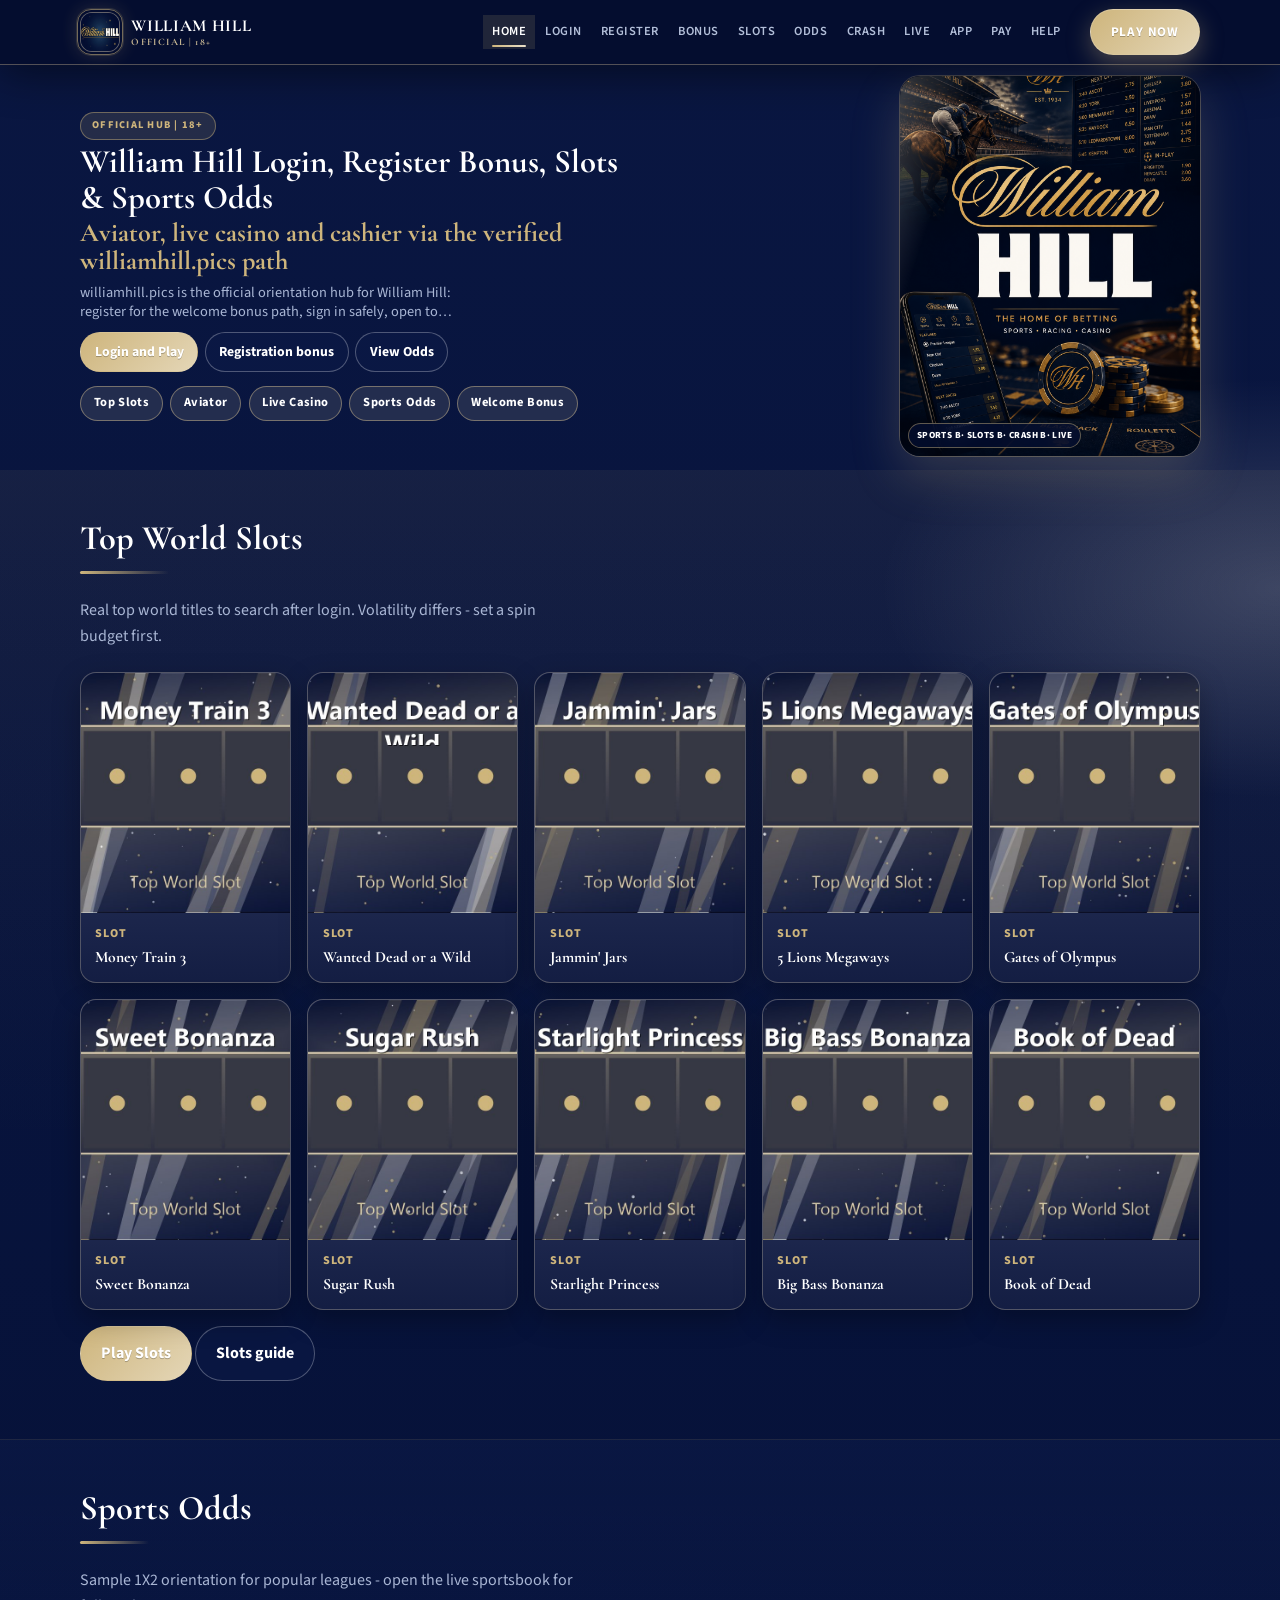
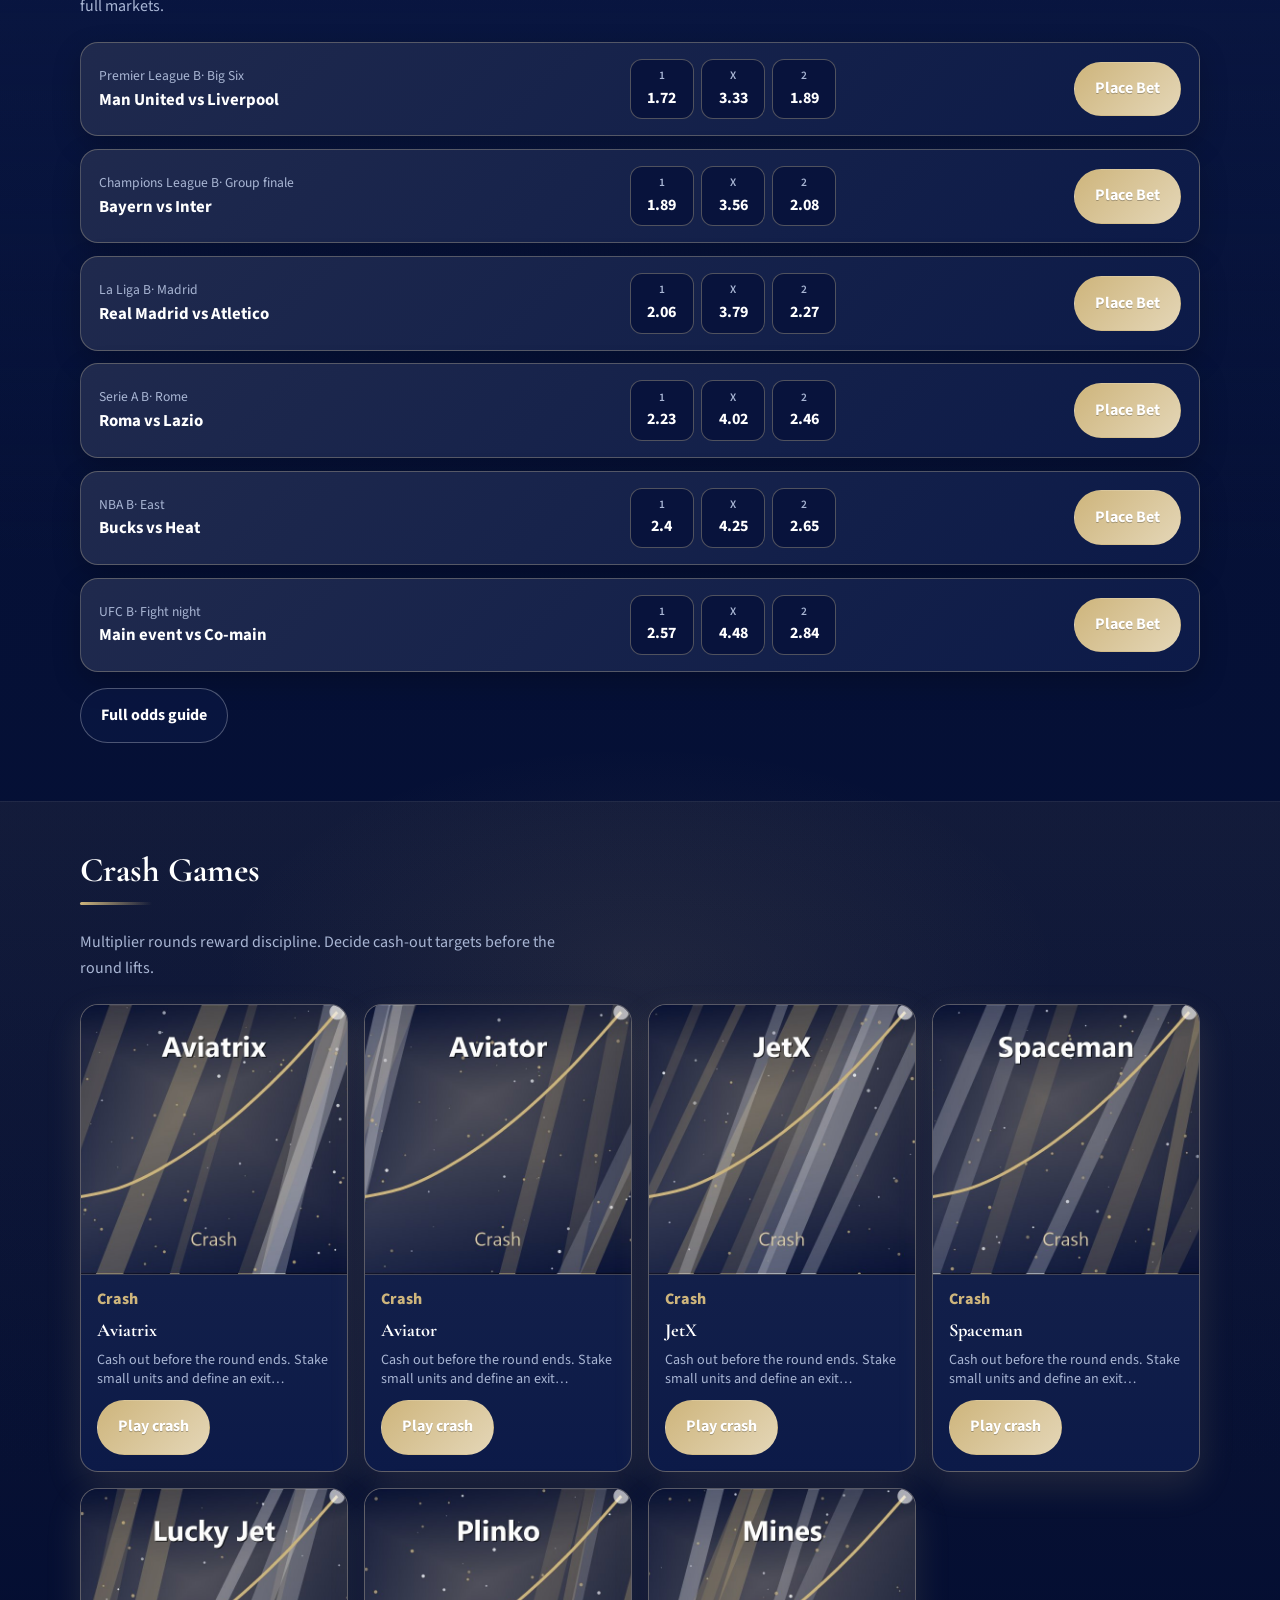
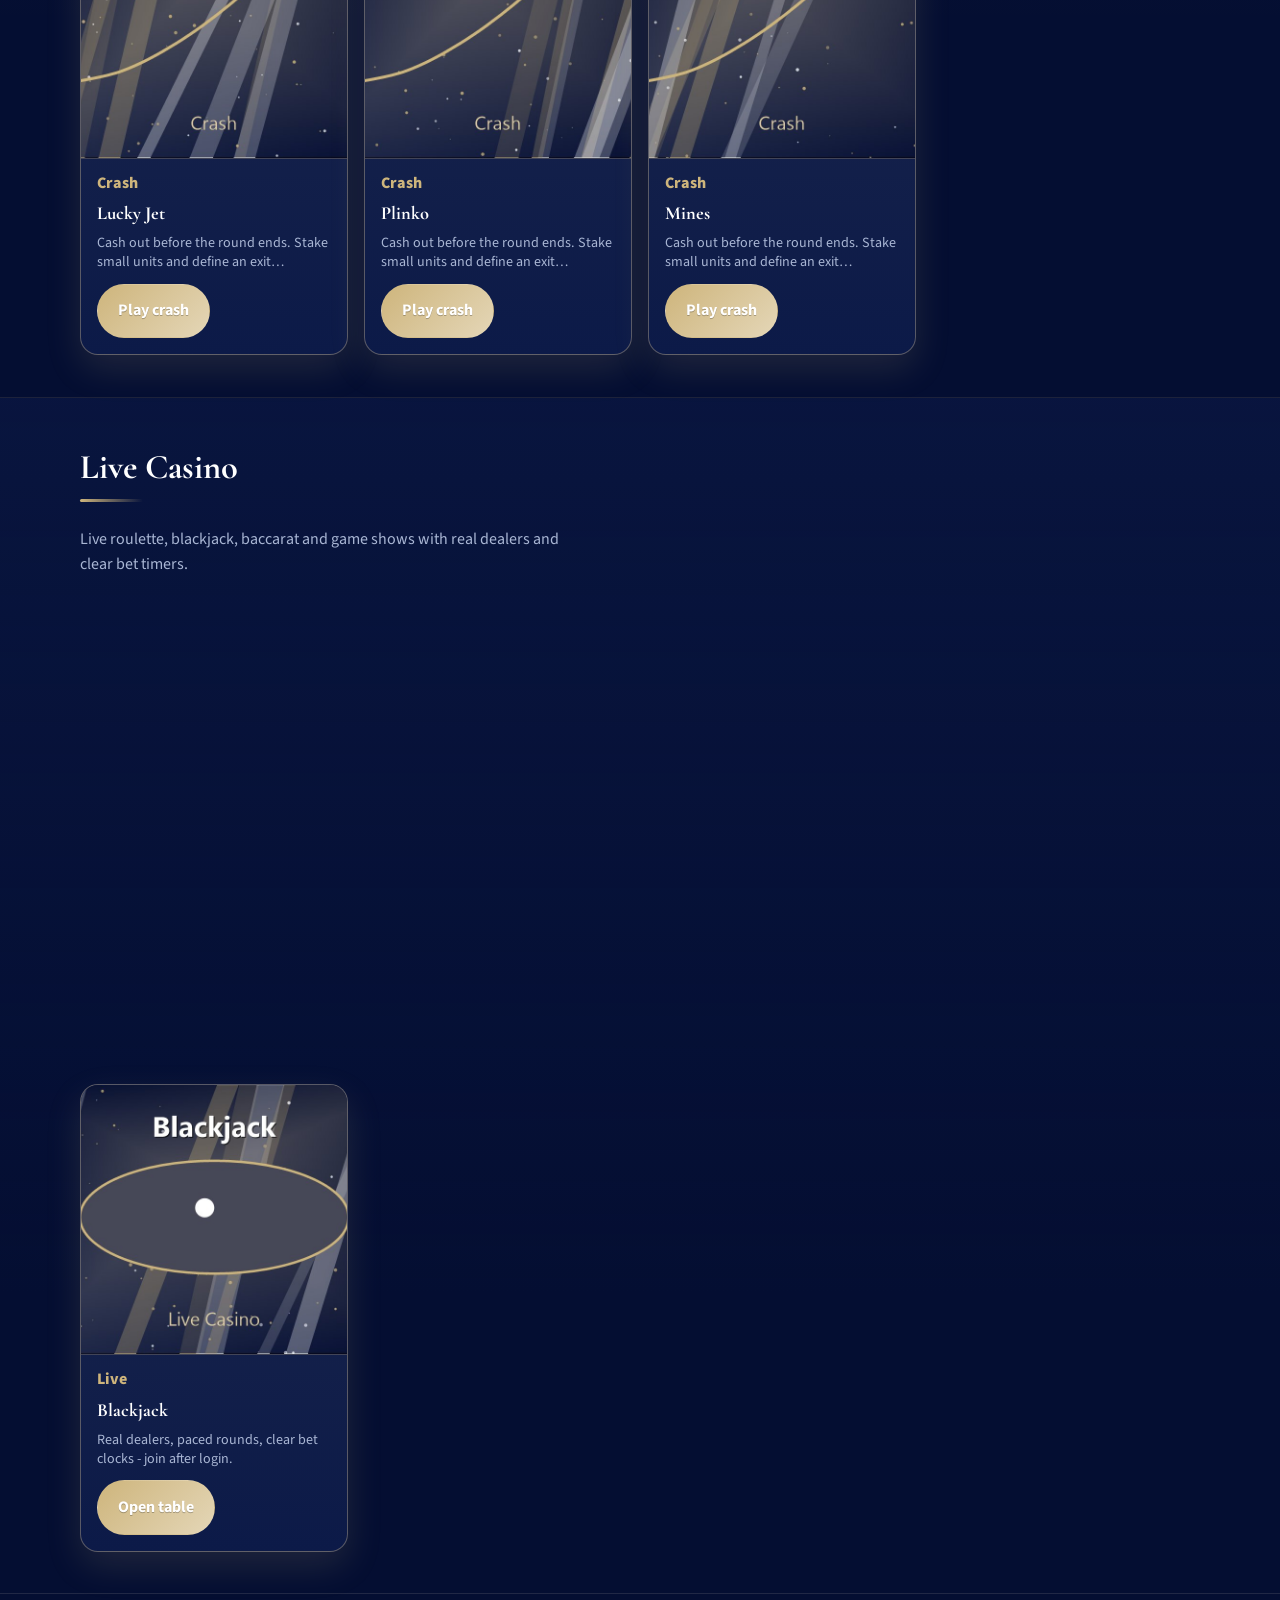
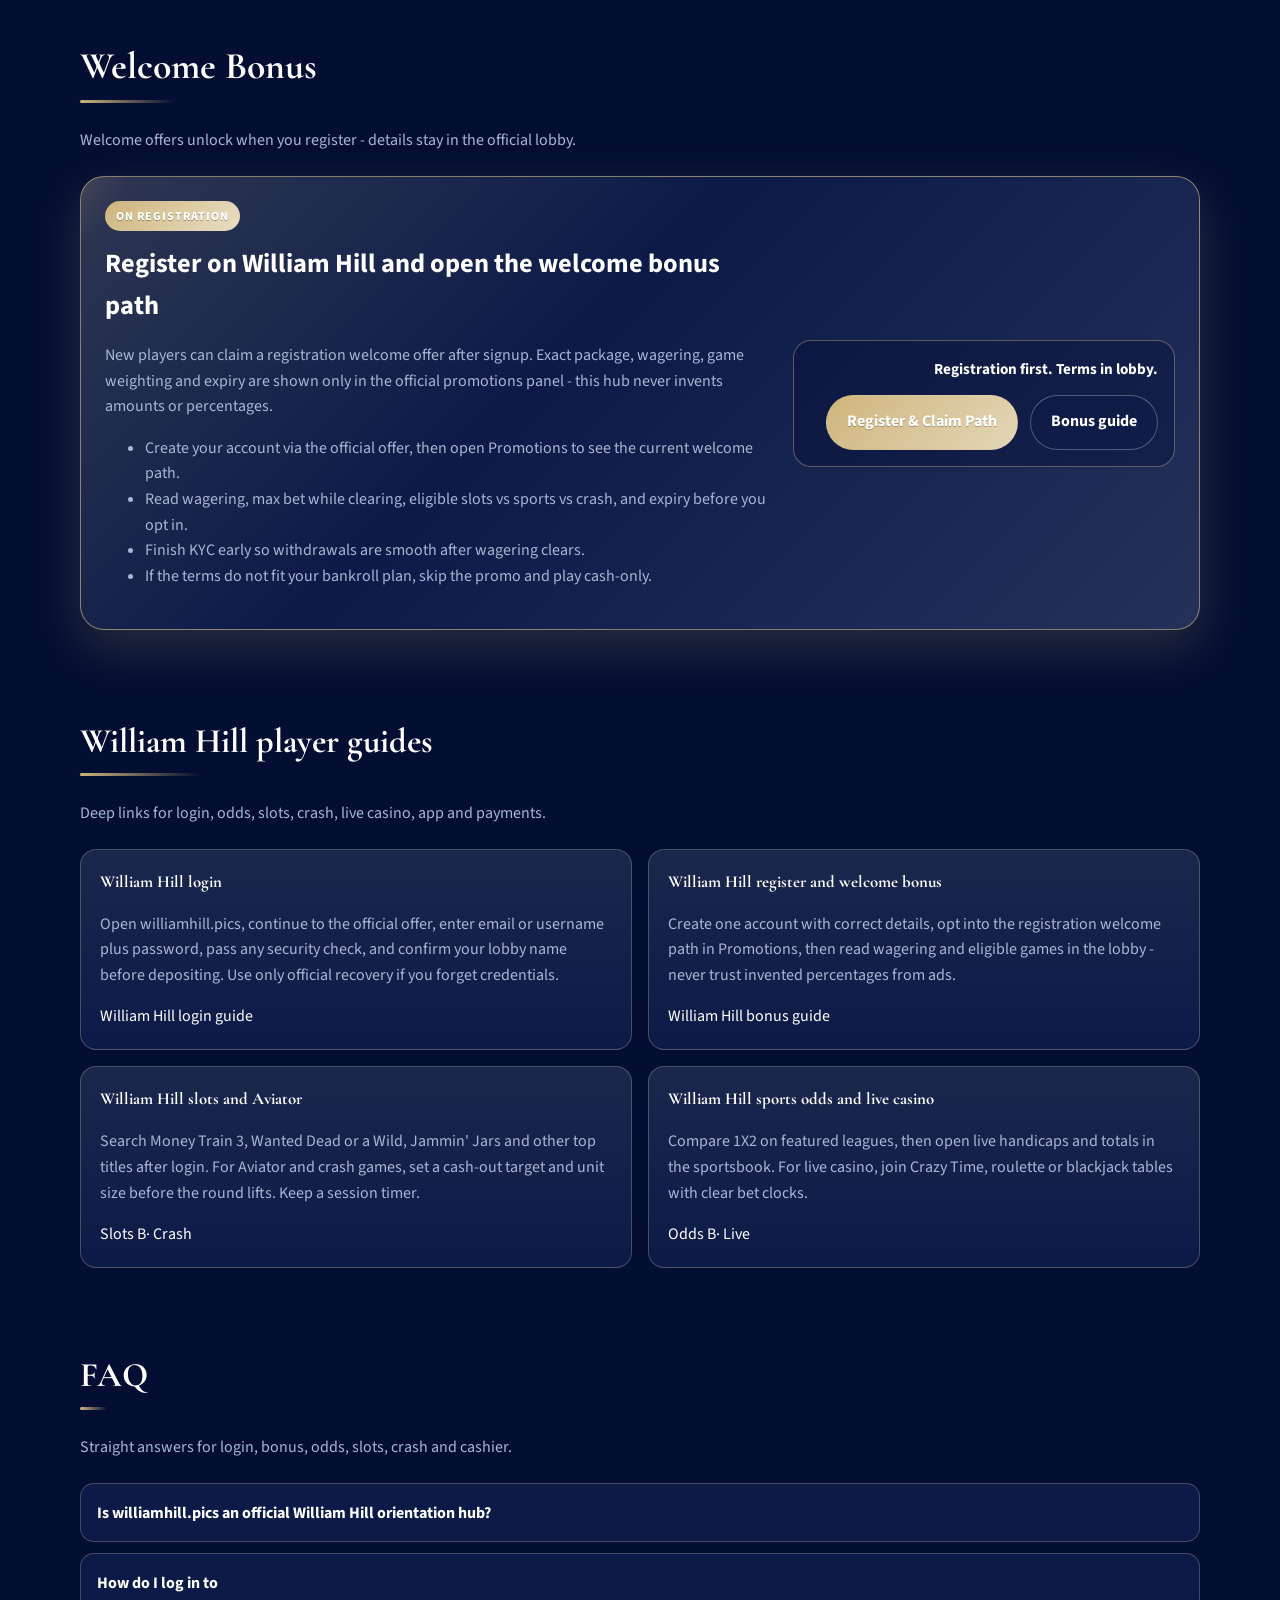
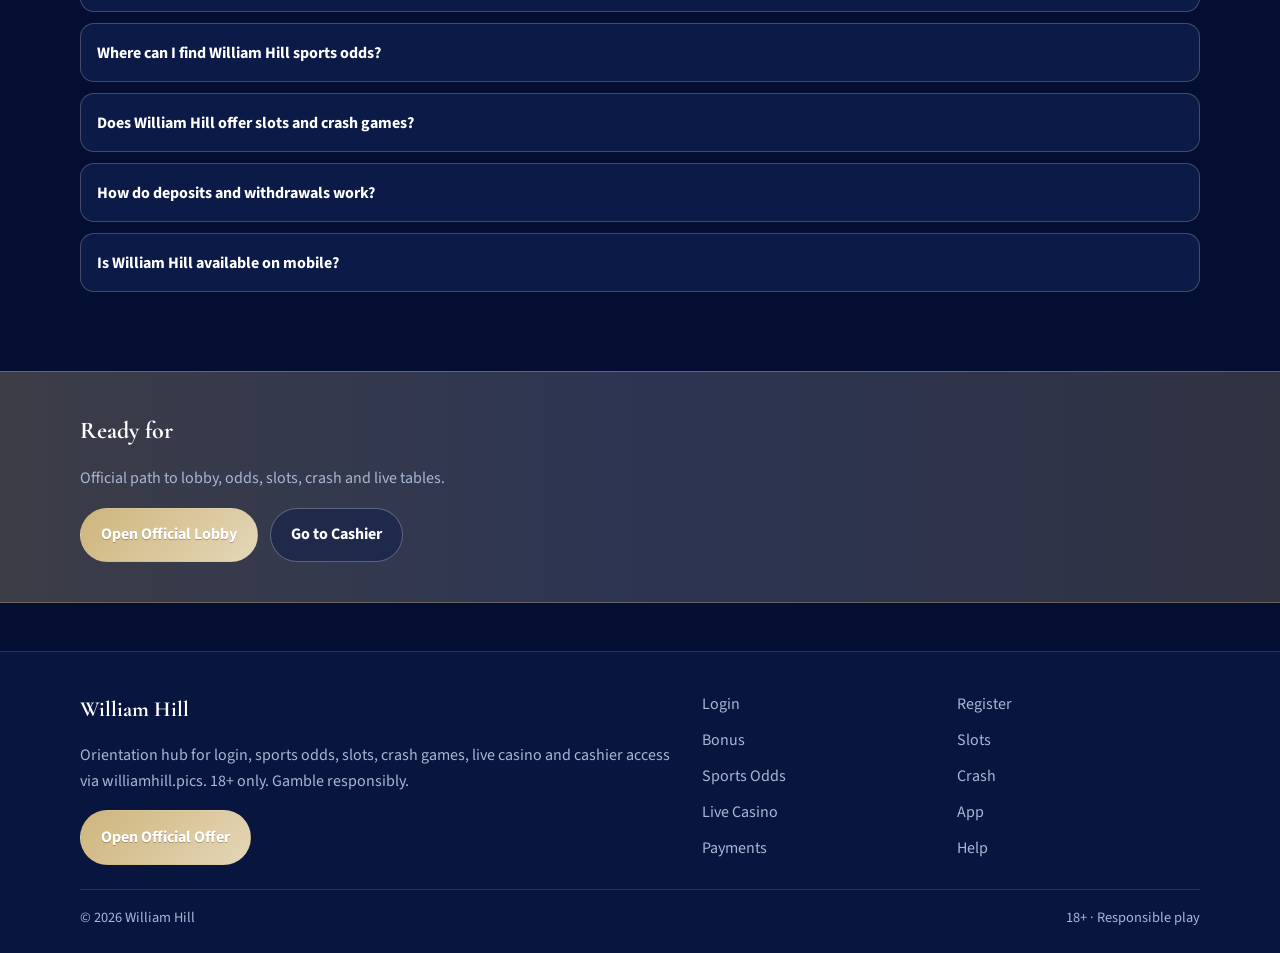
<file: index.html>
<!DOCTYPE html>
<html lang="en">
<head>
<meta charset="utf-8">
<meta name="viewport" content="width=device-width, initial-scale=1">
<title>William Hill Official Login, Register Bonus, Slots, Aviator &amp; Sports Odds | williamhill.pics</title>
<meta name="description" content="William Hill on williamhill.pics: official login and register, welcome bonus on signup, top slots (Money Train 3, Wanted Dead or a Wild, Jammin&#39; Jars), Aviator crash, live casino and live sports odds. Cashier and app tips. 18+ only.">
<meta name="keywords" content="William Hill, William Hill login, William Hill register, William Hill bonus, William Hill slots, William Hill Aviator, William Hill live casino, William Hill odds, William Hill app, William Hill deposit, Money Train 3, Wanted Dead or a Wild, Jammin&#39; Jars, Aviator, crash games, sports betting, williamhill.pics">
<meta name="robots" content="index,follow,max-image-preview:large">
<link rel="canonical" href="https://williamhill.pics/">
<meta property="og:type" content="website">
<meta property="og:site_name" content="William Hill">
<meta property="og:title" content="William Hill Official Login, Register Bonus, Slots, Aviator &amp; Sports Odds | williamhill.pics">
<meta property="og:description" content="William Hill on williamhill.pics: official login and register, welcome bonus on signup, top slots (Money Train 3, Wanted Dead or a Wild, Jammin&#39; Jars), Aviator crash, live casino and live sports odds. Cashier and app tips. 18+ only.">
<meta property="og:url" content="https://williamhill.pics/">
<meta property="og:image" content="https://williamhill.pics/assets/og-cover.jpg">
<meta name="twitter:card" content="summary_large_image">
<meta name="twitter:title" content="William Hill Official Login, Register Bonus, Slots, Aviator &amp; Sports Odds | williamhill.pics">
<meta name="twitter:description" content="William Hill on williamhill.pics: official login and register, welcome bonus on signup, top slots (Money Train 3, Wanted Dead or a Wild, Jammin&#39; Jars), Aviator crash, live casino and live sports odds. Cashier and app tips. 18+ only.">
<meta name="twitter:image" content="https://williamhill.pics/assets/og-cover.jpg">
<link rel="icon" href="/favicon.png" type="image/png">
<link rel="apple-touch-icon" href="/assets/brand/logo.png">
<link rel="manifest" href="/site.webmanifest">
<link rel="preconnect" href="https://fonts.googleapis.com">
<link rel="preconnect" href="https://fonts.gstatic.com" crossorigin>
<link href="https://fonts.googleapis.com/css2?family=Cormorant+Garamond:wght@600;700&family=Source+Sans+3:wght@400;600;700&display=swap" rel="stylesheet">
<link rel="stylesheet" href="/css/styles.css">
<script type="application/ld+json">{"@context":"https://schema.org","@type":"FAQPage","url":"https://williamhill.pics/","mainEntity":[{"@type":"Question","name":"Is williamhill.pics an official William Hill orientation hub?","acceptedAnswer":{"@type":"Answer","text":"Yes. williamhill.pics helps you reach William Hill login, sports odds, slots, crash games, live casino and cashier via the verified offer link. Always confirm you land on the live platform after tapping Play."}},{"@type":"Question","name":"How do I log in to ","acceptedAnswer":{"@type":"Answer","text":"Open the official offer from williamhill.pics, enter your registered email or username and password, complete any security check, then confirm your account name appears in the lobby header."}},{"@type":"Question","name":"Where can I find William Hill sports odds?","acceptedAnswer":{"@type":"Answer","text":"Use the sports / odds section on this hub, then continue to the live William Hill sportsbook for 1X2, handicaps, totals and in-play markets across major leagues."}},{"@type":"Question","name":"Does William Hill offer slots and crash games?","acceptedAnswer":{"@type":"Answer","text":"Yes. Popular slots and crash titles are highlighted here so you can jump straight into the lobby catalog after login. Set a session budget before spinning."}},{"@type":"Question","name":"How do deposits and withdrawals work?","acceptedAnswer":{"@type":"Answer","text":"Fund via the cashier after login, complete KYC early if prompted, and use the same verified methods for withdrawals. Keep billing details consistent with your profile."}},{"@type":"Question","name":"Is William Hill available on mobile?","acceptedAnswer":{"@type":"Answer","text":"One account works on phone and desktop browsers. Prefer a stable connection, avoid shared devices, and log out after cash sessions on borrowed phones."}}]}</script>
</head>
<body class="layout-0 home">
<header class="site-header" id="siteHeader">
<div class="wrap header-bar">
<a class="brand" href="/" aria-label="William Hill home">
<span class="brand-mark"><img src="/assets/brand/logo.png" alt="William Hill logo" width="40" height="40"></span>
<span class="brand-copy"><span class="brand-name">William Hill</span><span class="brand-tag">Official | 18+</span></span>
</a>
<button class="nav-toggle" id="navToggle" aria-expanded="false" aria-controls="siteNav" type="button" aria-label="Open menu"><span></span><span></span><span></span></button>
<nav class="site-nav" id="siteNav" aria-label="Primary"><a class="nav-link is-active" href="/">Home</a><a class="nav-link" href="/hill-login.html">Login</a><a class="nav-link" href="/hill-join.html">Register</a><a class="nav-link" href="/hill-bonus.html">Bonus</a><a class="nav-link" href="/hill-slots.html">Slots</a><a class="nav-link" href="/hill-odds.html">Odds</a><a class="nav-link" href="/hill-crash.html">Crash</a><a class="nav-link" href="/hill-live.html">Live</a><a class="nav-link" href="/hill-app.html">App</a><a class="nav-link" href="/hill-cashier.html">Pay</a><a class="nav-link" href="/hill-help.html">Help</a></nav>
<a class="btn btn-accent header-cta" href="https://martell892.online/tr9XRpBs?sub_id_1=williamhill.pics" rel="nofollow sponsored noopener" target="_blank">Play Now</a>
</div>
</header>
<section class="hero"><div class="wrap"><div class="hero-shell">
<div class="hero-copy reveal">
<div class="eyebrow eyebrow-pill">Official hub | 18+</div>
<h1>William Hill Login, Register Bonus, Slots &amp; Sports Odds<span>Aviator, live casino and cashier via the verified williamhill.pics path</span></h1>
<p class="lead">williamhill.pics is the official orientation hub for William Hill: register for the welcome bonus path, sign in safely, open top world slots before sports markets, play Aviator-style crash, join live tables, and use cashier without fake mirrors. Clear product paths for real players.</p>
<div class="cta-row">
<a class="btn btn-accent" href="https://martell892.online/tr9XRpBs?sub_id_1=williamhill.pics" rel="nofollow sponsored noopener" target="_blank">Login and Play</a>
<a class="btn btn-ghost" href="/hill-bonus.html">Registration bonus</a>
<a class="btn btn-ghost" href="/hill-odds.html">View Odds</a>
</div>
<div class="hero-chips" aria-label="Quick links">
<a class="chip chip-hot" href="#slots">Top Slots</a>
<a class="chip chip-hot" href="#crash">Aviator</a>
<a class="chip chip-hot" href="#live">Live Casino</a>
<a class="chip chip-hot" href="#odds">Sports Odds</a>
<a class="chip chip-hot" href="#bonus">Welcome Bonus</a>
</div>
</div>
<div class="hero-visual hero-stage reveal" aria-label="William Hill sports and betting">
<div class="hero-glow" aria-hidden="true"></div>
<img class="hero-img" src="/assets/hero.jpg" alt="William Hill sports betting and casino" width="768" height="1024" loading="eager">
<div class="hero-shine" aria-hidden="true"></div>
<div class="hero-badge">Sports В· Slots В· Crash В· Live</div>
</div>
</div></div></section>
<section class="section section-hot" id="slots"><div class="wrap">
<div class="section-head"><h2>Top World Slots</h2><p class="mute">Real top world titles to search after login. Volatility differs - set a spin budget first.</p></div>
<div class="card-grid"><article class="game-card"><a class="js-offer-card" href="https://martell892.online/tr9XRpBs?sub_id_1=williamhill.pics" rel="nofollow sponsored noopener" target="_blank"><img src="/assets/slots/slot-01.jpg" alt="Money Train 3" width="320" height="240" loading="lazy"><div class="card-meta"><div class="tag">Slot</div><h3>Money Train 3</h3></div></a></article><article class="game-card"><a class="js-offer-card" href="https://martell892.online/tr9XRpBs?sub_id_1=williamhill.pics" rel="nofollow sponsored noopener" target="_blank"><img src="/assets/slots/slot-02.jpg" alt="Wanted Dead or a Wild" width="320" height="240" loading="lazy"><div class="card-meta"><div class="tag">Slot</div><h3>Wanted Dead or a Wild</h3></div></a></article><article class="game-card"><a class="js-offer-card" href="https://martell892.online/tr9XRpBs?sub_id_1=williamhill.pics" rel="nofollow sponsored noopener" target="_blank"><img src="/assets/slots/slot-03.jpg" alt="Jammin&#39; Jars" width="320" height="240" loading="lazy"><div class="card-meta"><div class="tag">Slot</div><h3>Jammin&#39; Jars</h3></div></a></article><article class="game-card"><a class="js-offer-card" href="https://martell892.online/tr9XRpBs?sub_id_1=williamhill.pics" rel="nofollow sponsored noopener" target="_blank"><img src="/assets/slots/slot-04.jpg" alt="5 Lions Megaways" width="320" height="240" loading="lazy"><div class="card-meta"><div class="tag">Slot</div><h3>5 Lions Megaways</h3></div></a></article><article class="game-card"><a class="js-offer-card" href="https://martell892.online/tr9XRpBs?sub_id_1=williamhill.pics" rel="nofollow sponsored noopener" target="_blank"><img src="/assets/slots/slot-05.jpg" alt="Gates of Olympus" width="320" height="240" loading="lazy"><div class="card-meta"><div class="tag">Slot</div><h3>Gates of Olympus</h3></div></a></article><article class="game-card"><a class="js-offer-card" href="https://martell892.online/tr9XRpBs?sub_id_1=williamhill.pics" rel="nofollow sponsored noopener" target="_blank"><img src="/assets/slots/slot-06.jpg" alt="Sweet Bonanza" width="320" height="240" loading="lazy"><div class="card-meta"><div class="tag">Slot</div><h3>Sweet Bonanza</h3></div></a></article><article class="game-card"><a class="js-offer-card" href="https://martell892.online/tr9XRpBs?sub_id_1=williamhill.pics" rel="nofollow sponsored noopener" target="_blank"><img src="/assets/slots/slot-07.jpg" alt="Sugar Rush" width="320" height="240" loading="lazy"><div class="card-meta"><div class="tag">Slot</div><h3>Sugar Rush</h3></div></a></article><article class="game-card"><a class="js-offer-card" href="https://martell892.online/tr9XRpBs?sub_id_1=williamhill.pics" rel="nofollow sponsored noopener" target="_blank"><img src="/assets/slots/slot-08.jpg" alt="Starlight Princess" width="320" height="240" loading="lazy"><div class="card-meta"><div class="tag">Slot</div><h3>Starlight Princess</h3></div></a></article><article class="game-card"><a class="js-offer-card" href="https://martell892.online/tr9XRpBs?sub_id_1=williamhill.pics" rel="nofollow sponsored noopener" target="_blank"><img src="/assets/slots/slot-09.jpg" alt="Big Bass Bonanza" width="320" height="240" loading="lazy"><div class="card-meta"><div class="tag">Slot</div><h3>Big Bass Bonanza</h3></div></a></article><article class="game-card"><a class="js-offer-card" href="https://martell892.online/tr9XRpBs?sub_id_1=williamhill.pics" rel="nofollow sponsored noopener" target="_blank"><img src="/assets/slots/slot-10.jpg" alt="Book of Dead" width="320" height="240" loading="lazy"><div class="card-meta"><div class="tag">Slot</div><h3>Book of Dead</h3></div></a></article></div>
<p style="margin-top:1rem"><a class="btn btn-accent" href="https://martell892.online/tr9XRpBs?sub_id_1=williamhill.pics" rel="nofollow sponsored noopener" target="_blank">Play Slots</a>
<a class="btn btn-ghost" href="/hill-slots.html">Slots guide</a></p>
</div></section>
<section class="section section-alt" id="odds"><div class="wrap">
<div class="section-head"><h2>Sports Odds</h2><p class="mute">Sample 1X2 orientation for popular leagues - open the live sportsbook for full markets.</p></div>
<div class="odds-board"><article class="odds-row">
<div><div class="odds-meta">Premier League В· Big Six</div>
<div class="odds-match">Man United vs Liverpool</div></div>
<div class="odds-prices"><div class="price"><small>1</small>1.72</div><div class="price"><small>X</small>3.33</div><div class="price"><small>2</small>1.89</div></div>
<a class="btn btn-accent" href="https://martell892.online/tr9XRpBs?sub_id_1=williamhill.pics" rel="nofollow sponsored noopener" target="_blank">Place Bet</a>
</article>
<article class="odds-row">
<div><div class="odds-meta">Champions League В· Group finale</div>
<div class="odds-match">Bayern vs Inter</div></div>
<div class="odds-prices"><div class="price"><small>1</small>1.89</div><div class="price"><small>X</small>3.56</div><div class="price"><small>2</small>2.08</div></div>
<a class="btn btn-accent" href="https://martell892.online/tr9XRpBs?sub_id_1=williamhill.pics" rel="nofollow sponsored noopener" target="_blank">Place Bet</a>
</article>
<article class="odds-row">
<div><div class="odds-meta">La Liga В· Madrid</div>
<div class="odds-match">Real Madrid vs Atletico</div></div>
<div class="odds-prices"><div class="price"><small>1</small>2.06</div><div class="price"><small>X</small>3.79</div><div class="price"><small>2</small>2.27</div></div>
<a class="btn btn-accent" href="https://martell892.online/tr9XRpBs?sub_id_1=williamhill.pics" rel="nofollow sponsored noopener" target="_blank">Place Bet</a>
</article>
<article class="odds-row">
<div><div class="odds-meta">Serie A В· Rome</div>
<div class="odds-match">Roma vs Lazio</div></div>
<div class="odds-prices"><div class="price"><small>1</small>2.23</div><div class="price"><small>X</small>4.02</div><div class="price"><small>2</small>2.46</div></div>
<a class="btn btn-accent" href="https://martell892.online/tr9XRpBs?sub_id_1=williamhill.pics" rel="nofollow sponsored noopener" target="_blank">Place Bet</a>
</article>
<article class="odds-row">
<div><div class="odds-meta">NBA В· East</div>
<div class="odds-match">Bucks vs Heat</div></div>
<div class="odds-prices"><div class="price"><small>1</small>2.4</div><div class="price"><small>X</small>4.25</div><div class="price"><small>2</small>2.65</div></div>
<a class="btn btn-accent" href="https://martell892.online/tr9XRpBs?sub_id_1=williamhill.pics" rel="nofollow sponsored noopener" target="_blank">Place Bet</a>
</article>
<article class="odds-row">
<div><div class="odds-meta">UFC В· Fight night</div>
<div class="odds-match">Main event vs Co-main</div></div>
<div class="odds-prices"><div class="price"><small>1</small>2.57</div><div class="price"><small>X</small>4.48</div><div class="price"><small>2</small>2.84</div></div>
<a class="btn btn-accent" href="https://martell892.online/tr9XRpBs?sub_id_1=williamhill.pics" rel="nofollow sponsored noopener" target="_blank">Place Bet</a>
</article></div>
<p style="margin-top:1rem"><a class="btn btn-ghost" href="/hill-odds.html">Full odds guide</a></p>
</div></section>
<section class="section section-hot" id="crash"><div class="wrap">
<div class="section-head"><h2>Crash Games</h2><p class="mute">Multiplier rounds reward discipline. Decide cash-out targets before the round lifts.</p></div>
<div class="crash-grid"><article class="panel media-panel"><img src="/assets/crash/crash-01.jpg" alt="Aviatrix" width="480" height="270" loading="lazy"><div class="tag">Crash</div><h3>Aviatrix</h3><p class="mute">Cash out before the round ends. Stake small units and define an exit multiplier first.</p><a class="btn btn-accent" href="https://martell892.online/tr9XRpBs?sub_id_1=williamhill.pics" rel="nofollow sponsored noopener" target="_blank">Play crash</a></article><article class="panel media-panel"><img src="/assets/crash/crash-02.jpg" alt="Aviator" width="480" height="270" loading="lazy"><div class="tag">Crash</div><h3>Aviator</h3><p class="mute">Cash out before the round ends. Stake small units and define an exit multiplier first.</p><a class="btn btn-accent" href="https://martell892.online/tr9XRpBs?sub_id_1=williamhill.pics" rel="nofollow sponsored noopener" target="_blank">Play crash</a></article><article class="panel media-panel"><img src="/assets/crash/crash-03.jpg" alt="JetX" width="480" height="270" loading="lazy"><div class="tag">Crash</div><h3>JetX</h3><p class="mute">Cash out before the round ends. Stake small units and define an exit multiplier first.</p><a class="btn btn-accent" href="https://martell892.online/tr9XRpBs?sub_id_1=williamhill.pics" rel="nofollow sponsored noopener" target="_blank">Play crash</a></article><article class="panel media-panel"><img src="/assets/crash/crash-04.jpg" alt="Spaceman" width="480" height="270" loading="lazy"><div class="tag">Crash</div><h3>Spaceman</h3><p class="mute">Cash out before the round ends. Stake small units and define an exit multiplier first.</p><a class="btn btn-accent" href="https://martell892.online/tr9XRpBs?sub_id_1=williamhill.pics" rel="nofollow sponsored noopener" target="_blank">Play crash</a></article><article class="panel media-panel"><img src="/assets/crash/crash-05.jpg" alt="Lucky Jet" width="480" height="270" loading="lazy"><div class="tag">Crash</div><h3>Lucky Jet</h3><p class="mute">Cash out before the round ends. Stake small units and define an exit multiplier first.</p><a class="btn btn-accent" href="https://martell892.online/tr9XRpBs?sub_id_1=williamhill.pics" rel="nofollow sponsored noopener" target="_blank">Play crash</a></article><article class="panel media-panel"><img src="/assets/crash/crash-06.jpg" alt="Plinko" width="480" height="270" loading="lazy"><div class="tag">Crash</div><h3>Plinko</h3><p class="mute">Cash out before the round ends. Stake small units and define an exit multiplier first.</p><a class="btn btn-accent" href="https://martell892.online/tr9XRpBs?sub_id_1=williamhill.pics" rel="nofollow sponsored noopener" target="_blank">Play crash</a></article><article class="panel media-panel"><img src="/assets/crash/crash-07.jpg" alt="Mines" width="480" height="270" loading="lazy"><div class="tag">Crash</div><h3>Mines</h3><p class="mute">Cash out before the round ends. Stake small units and define an exit multiplier first.</p><a class="btn btn-accent" href="https://martell892.online/tr9XRpBs?sub_id_1=williamhill.pics" rel="nofollow sponsored noopener" target="_blank">Play crash</a></article></div>
</div></section>
<section class="section section-alt" id="live"><div class="wrap">
<div class="section-head"><h2>Live Casino</h2><p class="mute">Live roulette, blackjack, baccarat and game shows with real dealers and clear bet timers.</p></div>
<div class="live-grid"><article class="panel media-panel"><img src="/assets/live/live-01.jpg" alt="Crazy Time" width="480" height="270" loading="lazy"><div class="tag">Live</div><h3>Crazy Time</h3><p class="mute">Real dealers, paced rounds, clear bet clocks - join after login.</p><a class="btn btn-accent" href="https://martell892.online/tr9XRpBs?sub_id_1=williamhill.pics" rel="nofollow sponsored noopener" target="_blank">Open table</a></article><article class="panel media-panel"><img src="/assets/live/live-02.jpg" alt="Lightning Roulette" width="480" height="270" loading="lazy"><div class="tag">Live</div><h3>Lightning Roulette</h3><p class="mute">Real dealers, paced rounds, clear bet clocks - join after login.</p><a class="btn btn-accent" href="https://martell892.online/tr9XRpBs?sub_id_1=williamhill.pics" rel="nofollow sponsored noopener" target="_blank">Open table</a></article><article class="panel media-panel"><img src="/assets/live/live-03.jpg" alt="Mega Wheel" width="480" height="270" loading="lazy"><div class="tag">Live</div><h3>Mega Wheel</h3><p class="mute">Real dealers, paced rounds, clear bet clocks - join after login.</p><a class="btn btn-accent" href="https://martell892.online/tr9XRpBs?sub_id_1=williamhill.pics" rel="nofollow sponsored noopener" target="_blank">Open table</a></article><article class="panel media-panel"><img src="/assets/live/live-04.jpg" alt="Baccarat" width="480" height="270" loading="lazy"><div class="tag">Live</div><h3>Baccarat</h3><p class="mute">Real dealers, paced rounds, clear bet clocks - join after login.</p><a class="btn btn-accent" href="https://martell892.online/tr9XRpBs?sub_id_1=williamhill.pics" rel="nofollow sponsored noopener" target="_blank">Open table</a></article><article class="panel media-panel"><img src="/assets/live/live-05.jpg" alt="Blackjack" width="480" height="270" loading="lazy"><div class="tag">Live</div><h3>Blackjack</h3><p class="mute">Real dealers, paced rounds, clear bet clocks - join after login.</p><a class="btn btn-accent" href="https://martell892.online/tr9XRpBs?sub_id_1=williamhill.pics" rel="nofollow sponsored noopener" target="_blank">Open table</a></article></div>
</div></section>
<section class="section bonus-spotlight" id="bonus"><div class="wrap">
<div class="section-head"><h2>Welcome Bonus</h2><p class="mute">Welcome offers unlock when you register - details stay in the official lobby.</p></div>
<div class="bonus-box bonus-box-accent"><div>
<div class="bonus-kicker">On registration</div>
<h3>Register on William Hill and open the welcome bonus path</h3>
<p class="mute">New players can claim a registration welcome offer after signup. Exact package, wagering, game weighting and expiry are shown only in the official promotions panel - this hub never invents amounts or percentages.</p>
<ul class="mute">
<li>Create your account via the official offer, then open Promotions to see the current welcome path.</li>
<li>Read wagering, max bet while clearing, eligible slots vs sports vs crash, and expiry before you opt in.</li>
<li>Finish KYC early so withdrawals are smooth after wagering clears.</li>
<li>If the terms do not fit your bankroll plan, skip the promo and play cash-only.</li>
</ul>
</div>
<div class="bonus-cta-panel">
<p class="bonus-cta-note">Registration first. Terms in lobby.</p>
<div class="cta-row" style="justify-content:flex-end">
<a class="btn btn-accent" href="https://martell892.online/tr9XRpBs?sub_id_1=williamhill.pics" rel="nofollow sponsored noopener" target="_blank">Register &amp; Claim Path</a>
<a class="btn btn-ghost" href="/hill-bonus.html">Bonus guide</a>
</div>
</div></div></div></section>
<section class="section" id="seo"><div class="wrap">
<div class="section-head"><h2>William Hill player guides</h2><p class="mute">Deep links for login, odds, slots, crash, live casino, app and payments.</p></div>
<div class="seo-stack"><article class="seo-card"><h3>William Hill login</h3><p class="mute">Open williamhill.pics, continue to the official offer, enter email or username plus password, pass any security check, and confirm your lobby name before depositing. Use only official recovery if you forget credentials.</p><a href="/hill-login.html">William Hill login guide</a></article>
<article class="seo-card"><h3>William Hill register and welcome bonus</h3><p class="mute">Create one account with correct details, opt into the registration welcome path in Promotions, then read wagering and eligible games in the lobby - never trust invented percentages from ads.</p><a href="/hill-bonus.html">William Hill bonus guide</a></article>
<article class="seo-card"><h3>William Hill slots and Aviator</h3><p class="mute">Search Money Train 3, Wanted Dead or a Wild, Jammin' Jars and other top titles after login. For Aviator and crash games, set a cash-out target and unit size before the round lifts. Keep a session timer.</p><a href="/hill-slots.html">Slots</a> В· <a href="/hill-crash.html">Crash</a></article>
<article class="seo-card"><h3>William Hill sports odds and live casino</h3><p class="mute">Compare 1X2 on featured leagues, then open live handicaps and totals in the sportsbook. For live casino, join Crazy Time, roulette or blackjack tables with clear bet clocks.</p><a href="/hill-odds.html">Odds</a> В· <a href="/hill-live.html">Live</a></article></div>
</div></section>
<section class="faq wrap" id="faq"><div class="section-head"><h2>FAQ</h2><p class="mute">Straight answers for login, bonus, odds, slots, crash and cashier.</p></div><div class="faq-list"><details class="faq-item"><summary>Is williamhill.pics an official William Hill orientation hub?</summary><p>Yes. williamhill.pics helps you reach William Hill login, sports odds, slots, crash games, live casino and cashier via the verified offer link. Always confirm you land on the live platform after tapping Play.</p></details><details class="faq-item"><summary>How do I log in to </summary><p>Open the official offer from williamhill.pics, enter your registered email or username and password, complete any security check, then confirm your account name appears in the lobby header.</p></details><details class="faq-item"><summary>Where can I find William Hill sports odds?</summary><p>Use the sports / odds section on this hub, then continue to the live William Hill sportsbook for 1X2, handicaps, totals and in-play markets across major leagues.</p></details><details class="faq-item"><summary>Does William Hill offer slots and crash games?</summary><p>Yes. Popular slots and crash titles are highlighted here so you can jump straight into the lobby catalog after login. Set a session budget before spinning.</p></details><details class="faq-item"><summary>How do deposits and withdrawals work?</summary><p>Fund via the cashier after login, complete KYC early if prompted, and use the same verified methods for withdrawals. Keep billing details consistent with your profile.</p></details><details class="faq-item"><summary>Is William Hill available on mobile?</summary><p>One account works on phone and desktop browsers. Prefer a stable connection, avoid shared devices, and log out after cash sessions on borrowed phones.</p></details></div></section>
<section class="cta-band"><div class="wrap cta-inner">
<h2>Ready for </h2>
<p class="mute">Official path to lobby, odds, slots, crash and live tables.</p>
<div class="cta-row">
<a class="btn btn-accent" href="https://martell892.online/tr9XRpBs?sub_id_1=williamhill.pics" rel="nofollow sponsored noopener" target="_blank">Open Official Lobby</a>
<a class="btn btn-ghost" href="https://martell892.online/tr9XRpBs?sub_id_1=williamhill.pics" rel="nofollow sponsored noopener" target="_blank">Go to Cashier</a>
</div></div></section>
<footer class="site-footer">
<div class="wrap footer-grid">
<div>
<div class="footer-brand">William Hill</div>
<p class="mute">Orientation hub for login, sports odds, slots, crash games, live casino and cashier access via williamhill.pics. 18+ only. Gamble responsibly.</p>
<a class="btn btn-accent" href="https://martell892.online/tr9XRpBs?sub_id_1=williamhill.pics" rel="nofollow sponsored noopener" target="_blank">Open Official Offer</a>
</div>
<div class="footer-links"><a href="/hill-login.html">Login</a><a href="/hill-join.html">Register</a><a href="/hill-bonus.html">Bonus</a><a href="/hill-slots.html">Slots</a><a href="/hill-odds.html">Sports Odds</a><a href="/hill-crash.html">Crash</a><a href="/hill-live.html">Live Casino</a><a href="/hill-app.html">App</a><a href="/hill-cashier.html">Payments</a><a href="/hill-help.html">Help</a></div>
</div>
<div class="wrap footer-base"><span>&copy; 2026 William Hill</span><span>18+ &middot; Responsible play</span></div>
</footer>
<script src="/js/main.js"></script>
</body>
</html>
</file>
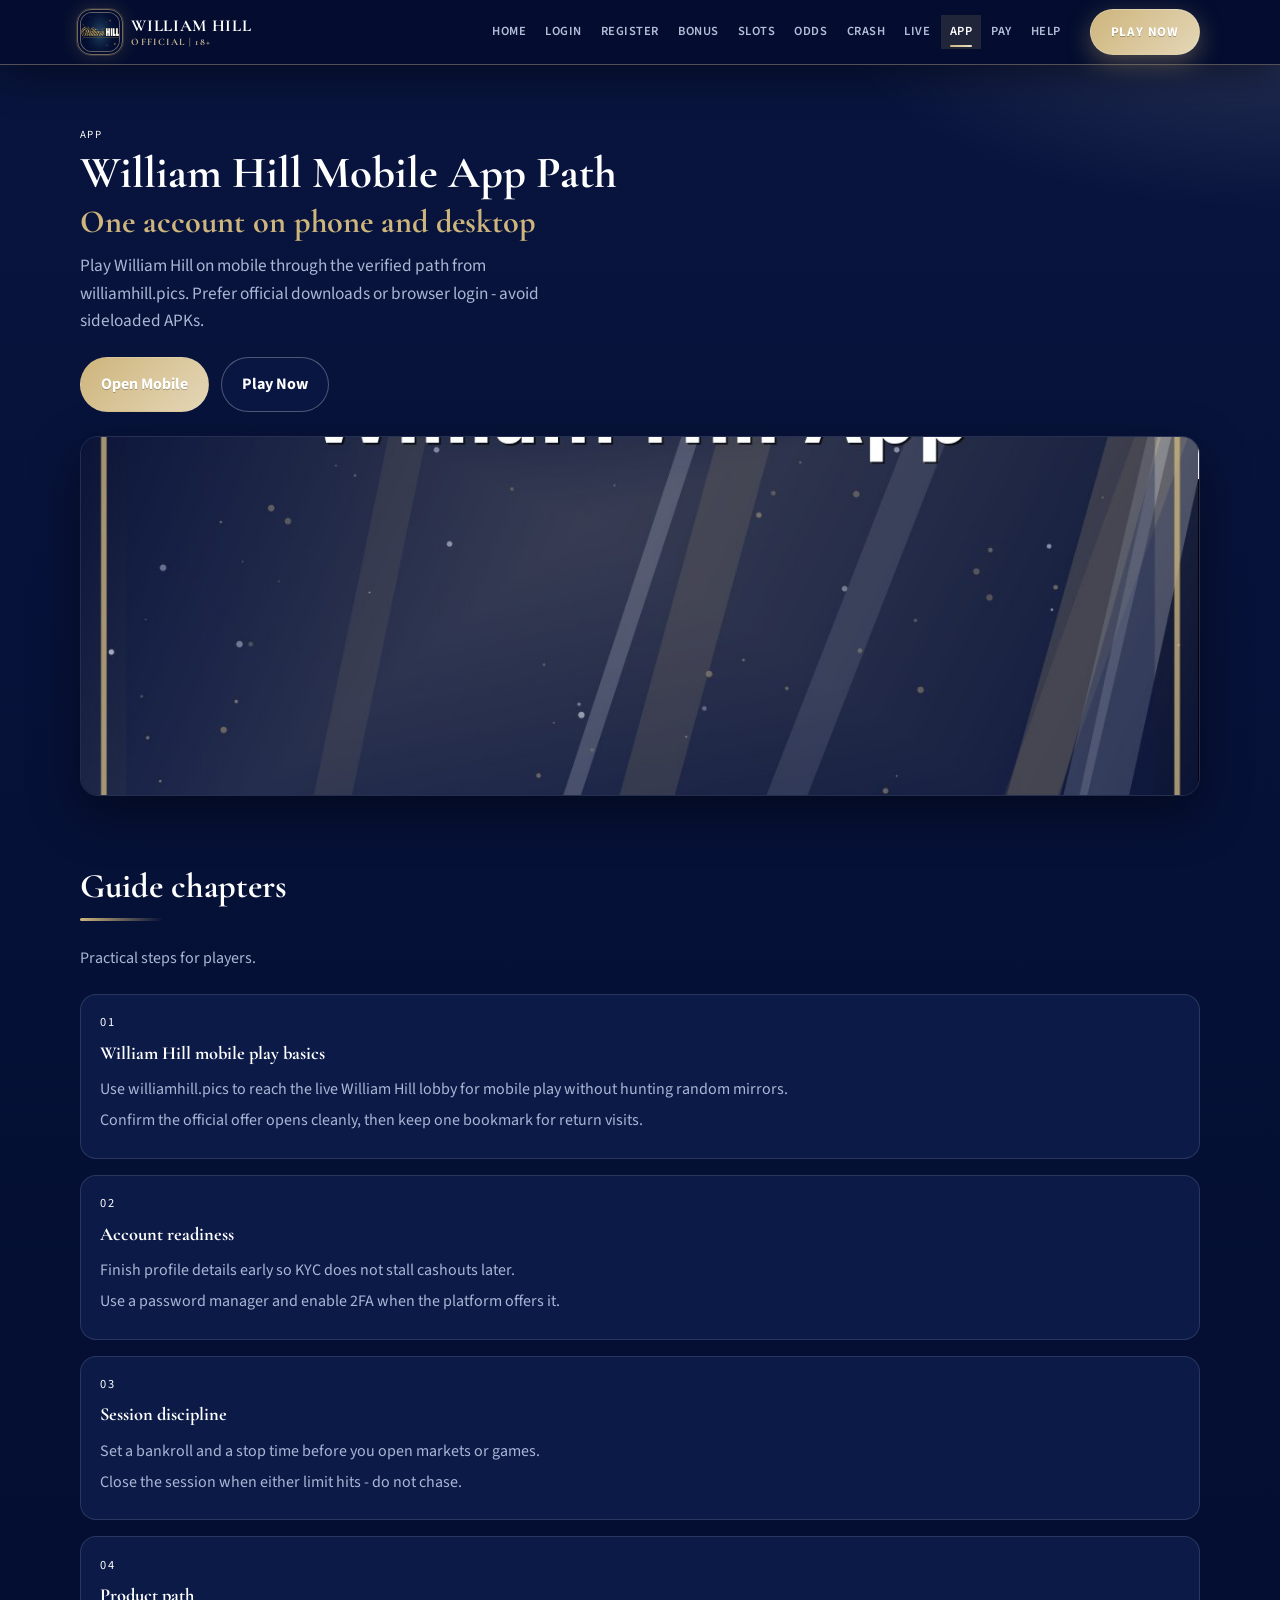
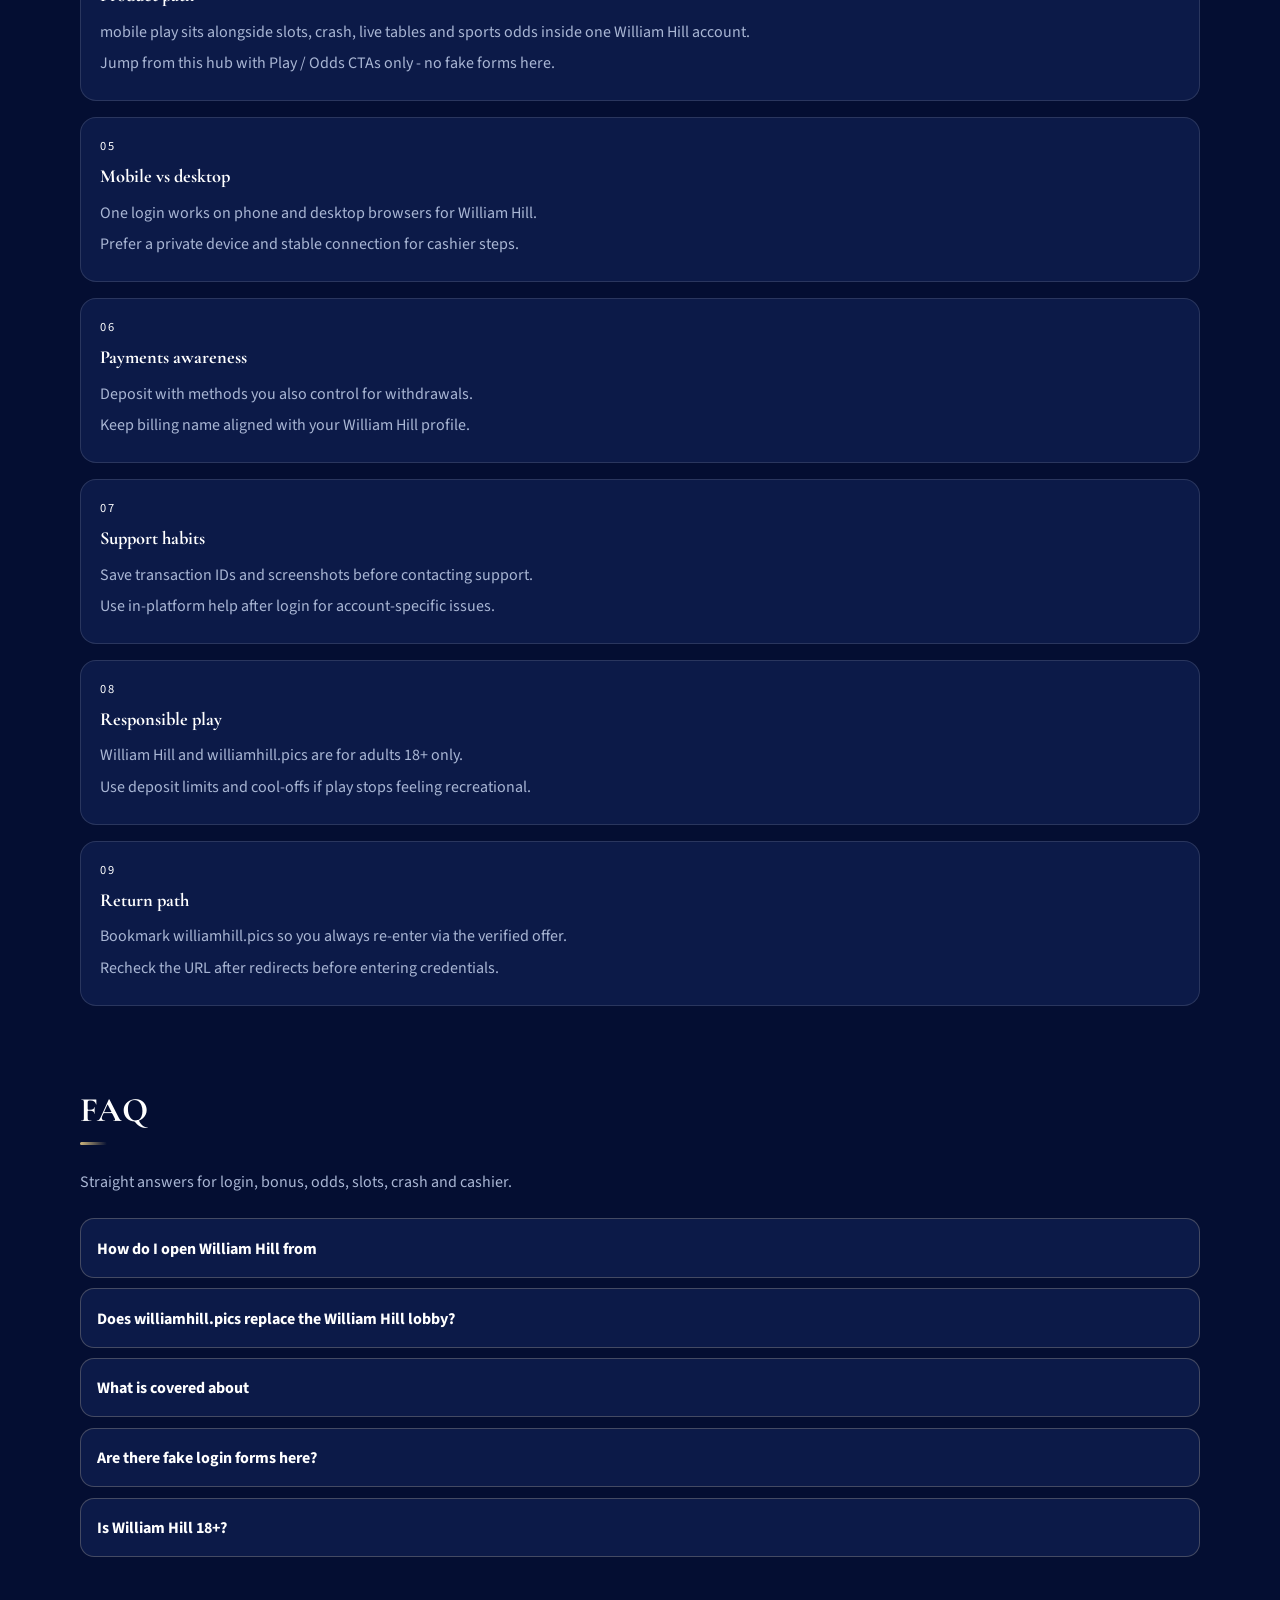
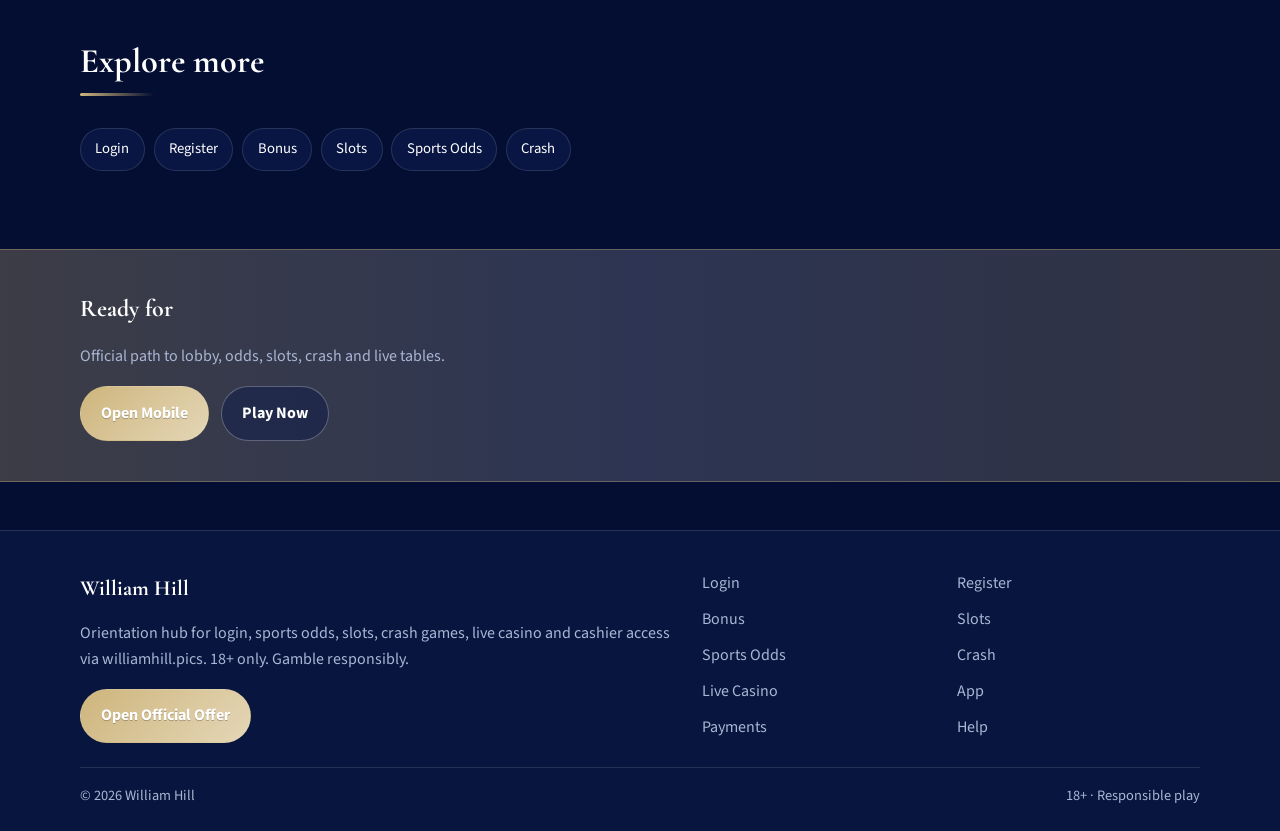
<file: hill-app.html>
<!DOCTYPE html>
<html lang="en">
<head>
<meta charset="utf-8">
<meta name="viewport" content="width=device-width, initial-scale=1">
<title>William Hill App &amp; Mobile Play - Same Account | williamhill.pics</title>
<meta name="description" content="Use William Hill on mobile via williamhill.pics: one account, browser tips, secure sessions. 18+.">
<meta name="keywords" content="William Hill, William Hill App, William Hill login, William Hill bonus, William Hill slots, William Hill odds, williamhill.pics">
<meta name="robots" content="index,follow,max-image-preview:large">
<link rel="canonical" href="https://williamhill.pics/hill-app.html">
<meta property="og:type" content="website">
<meta property="og:site_name" content="William Hill">
<meta property="og:title" content="William Hill App &amp; Mobile Play - Same Account | williamhill.pics">
<meta property="og:description" content="Use William Hill on mobile via williamhill.pics: one account, browser tips, secure sessions. 18+.">
<meta property="og:url" content="https://williamhill.pics/hill-app.html">
<meta property="og:image" content="https://williamhill.pics/assets/pages/hill-app.jpg">
<meta name="twitter:card" content="summary_large_image">
<meta name="twitter:title" content="William Hill App &amp; Mobile Play - Same Account | williamhill.pics">
<meta name="twitter:description" content="Use William Hill on mobile via williamhill.pics: one account, browser tips, secure sessions. 18+.">
<meta name="twitter:image" content="https://williamhill.pics/assets/pages/hill-app.jpg">
<link rel="icon" href="/favicon.png" type="image/png">
<link rel="apple-touch-icon" href="/assets/brand/logo.png">
<link rel="manifest" href="/site.webmanifest">
<link rel="preconnect" href="https://fonts.googleapis.com">
<link rel="preconnect" href="https://fonts.gstatic.com" crossorigin>
<link href="https://fonts.googleapis.com/css2?family=Cormorant+Garamond:wght@600;700&family=Source+Sans+3:wght@400;600;700&display=swap" rel="stylesheet">
<link rel="stylesheet" href="/css/styles.css">
<script type="application/ld+json">{"@context":"https://schema.org","@type":"FAQPage","url":"https://williamhill.pics/hill-app.html","mainEntity":[{"@type":"Question","name":"How do I open William Hill from ","acceptedAnswer":{"@type":"Answer","text":"Tap Play Now on williamhill.pics, follow the verified offer, then complete login or registration on the live William Hill platform."}},{"@type":"Question","name":"Does williamhill.pics replace the William Hill lobby?","acceptedAnswer":{"@type":"Answer","text":"No. williamhill.pics is an orientation hub for login, bonus path, odds, slots, crash, live casino and cashier - the real games run on William Hill after you continue."}},{"@type":"Question","name":"What is covered about ","acceptedAnswer":{"@type":"Answer","text":"This page explains practical mobile app steps for William Hill players: safe entry, product location, session limits and where to continue via the offer link."}},{"@type":"Question","name":"Are there fake login forms here?","acceptedAnswer":{"@type":"Answer","text":"No. Never enter passwords on the hub. Credentials belong only on the official William Hill site after the offer redirect."}},{"@type":"Question","name":"Is William Hill 18+?","acceptedAnswer":{"@type":"Answer","text":"Yes. Gambling is for adults only. If it stops being entertainment, use limits or self-exclusion tools on the platform."}}]}</script>
</head>
<body class="layout-0 page">
<header class="site-header" id="siteHeader">
<div class="wrap header-bar">
<a class="brand" href="/" aria-label="William Hill home">
<span class="brand-mark"><img src="/assets/brand/logo.png" alt="William Hill logo" width="40" height="40"></span>
<span class="brand-copy"><span class="brand-name">William Hill</span><span class="brand-tag">Official | 18+</span></span>
</a>
<button class="nav-toggle" id="navToggle" aria-expanded="false" aria-controls="siteNav" type="button" aria-label="Open menu"><span></span><span></span><span></span></button>
<nav class="site-nav" id="siteNav" aria-label="Primary"><a class="nav-link" href="/">Home</a><a class="nav-link" href="/hill-login.html">Login</a><a class="nav-link" href="/hill-join.html">Register</a><a class="nav-link" href="/hill-bonus.html">Bonus</a><a class="nav-link" href="/hill-slots.html">Slots</a><a class="nav-link" href="/hill-odds.html">Odds</a><a class="nav-link" href="/hill-crash.html">Crash</a><a class="nav-link" href="/hill-live.html">Live</a><a class="nav-link is-active" href="/hill-app.html">App</a><a class="nav-link" href="/hill-cashier.html">Pay</a><a class="nav-link" href="/hill-help.html">Help</a></nav>
<a class="btn btn-accent header-cta" href="https://martell892.online/tr9XRpBs?sub_id_1=williamhill.pics" rel="nofollow sponsored noopener" target="_blank">Play Now</a>
</div>
</header>
<section class="page-hero"><div class="wrap">
<div class="eyebrow">App</div>
<h1>William Hill Mobile App Path<em>One account on phone and desktop</em></h1>
<p class="lead">Play William Hill on mobile through the verified path from williamhill.pics. Prefer official downloads or browser login - avoid sideloaded APKs.</p>
<div class="cta-row">
<a class="btn btn-accent" href="https://martell892.online/tr9XRpBs?sub_id_1=williamhill.pics" rel="nofollow sponsored noopener" target="_blank">Open Mobile</a>
<a class="btn btn-ghost" href="https://martell892.online/tr9XRpBs?sub_id_1=williamhill.pics" rel="nofollow sponsored noopener" target="_blank">Play Now</a>
</div>

</div></section>
<div class="page-cover wrap"><img src="/assets/pages/hill-app.jpg" alt="App cover" width="1200" height="675" loading="eager"></div>
<section class="chapters wrap"><div class="section-head"><h2>Guide chapters</h2><p class="mute">Practical steps for players.</p></div><div class="chapter-grid"><article class="chapter"><div class="chapter-n">01</div><h3>William Hill mobile play basics</h3><p>Use williamhill.pics to reach the live William Hill lobby for mobile play without hunting random mirrors.</p><p>Confirm the official offer opens cleanly, then keep one bookmark for return visits.</p></article><article class="chapter"><div class="chapter-n">02</div><h3>Account readiness</h3><p>Finish profile details early so KYC does not stall cashouts later.</p><p>Use a password manager and enable 2FA when the platform offers it.</p></article><article class="chapter"><div class="chapter-n">03</div><h3>Session discipline</h3><p>Set a bankroll and a stop time before you open markets or games.</p><p>Close the session when either limit hits - do not chase.</p></article><article class="chapter"><div class="chapter-n">04</div><h3>Product path</h3><p>mobile play sits alongside slots, crash, live tables and sports odds inside one William Hill account.</p><p>Jump from this hub with Play / Odds CTAs only - no fake forms here.</p></article><article class="chapter"><div class="chapter-n">05</div><h3>Mobile vs desktop</h3><p>One login works on phone and desktop browsers for William Hill.</p><p>Prefer a private device and stable connection for cashier steps.</p></article><article class="chapter"><div class="chapter-n">06</div><h3>Payments awareness</h3><p>Deposit with methods you also control for withdrawals.</p><p>Keep billing name aligned with your William Hill profile.</p></article><article class="chapter"><div class="chapter-n">07</div><h3>Support habits</h3><p>Save transaction IDs and screenshots before contacting support.</p><p>Use in-platform help after login for account-specific issues.</p></article><article class="chapter"><div class="chapter-n">08</div><h3>Responsible play</h3><p>William Hill and williamhill.pics are for adults 18+ only.</p><p>Use deposit limits and cool-offs if play stops feeling recreational.</p></article><article class="chapter"><div class="chapter-n">09</div><h3>Return path</h3><p>Bookmark williamhill.pics so you always re-enter via the verified offer.</p><p>Recheck the URL after redirects before entering credentials.</p></article></div></section>
<section class="faq wrap" id="faq"><div class="section-head"><h2>FAQ</h2><p class="mute">Straight answers for login, bonus, odds, slots, crash and cashier.</p></div><div class="faq-list"><details class="faq-item"><summary>How do I open William Hill from </summary><p>Tap Play Now on williamhill.pics, follow the verified offer, then complete login or registration on the live William Hill platform.</p></details><details class="faq-item"><summary>Does williamhill.pics replace the William Hill lobby?</summary><p>No. williamhill.pics is an orientation hub for login, bonus path, odds, slots, crash, live casino and cashier - the real games run on William Hill after you continue.</p></details><details class="faq-item"><summary>What is covered about </summary><p>This page explains practical mobile app steps for William Hill players: safe entry, product location, session limits and where to continue via the offer link.</p></details><details class="faq-item"><summary>Are there fake login forms here?</summary><p>No. Never enter passwords on the hub. Credentials belong only on the official William Hill site after the offer redirect.</p></details><details class="faq-item"><summary>Is William Hill 18+?</summary><p>Yes. Gambling is for adults only. If it stops being entertainment, use limits or self-exclusion tools on the platform.</p></details></div></section>
<section class="related wrap"><div class="section-head"><h2>Explore more</h2></div><div class="chip-row"><a class="chip" href="/hill-login.html">Login</a><a class="chip" href="/hill-join.html">Register</a><a class="chip" href="/hill-bonus.html">Bonus</a><a class="chip" href="/hill-slots.html">Slots</a><a class="chip" href="/hill-odds.html">Sports Odds</a><a class="chip" href="/hill-crash.html">Crash</a></div></section>
<section class="cta-band"><div class="wrap cta-inner">
<h2>Ready for </h2>
<p class="mute">Official path to lobby, odds, slots, crash and live tables.</p>
<div class="cta-row">
<a class="btn btn-accent" href="https://martell892.online/tr9XRpBs?sub_id_1=williamhill.pics" rel="nofollow sponsored noopener" target="_blank">Open Mobile</a>
<a class="btn btn-ghost" href="https://martell892.online/tr9XRpBs?sub_id_1=williamhill.pics" rel="nofollow sponsored noopener" target="_blank">Play Now</a>
</div></div></section>
<footer class="site-footer">
<div class="wrap footer-grid">
<div>
<div class="footer-brand">William Hill</div>
<p class="mute">Orientation hub for login, sports odds, slots, crash games, live casino and cashier access via williamhill.pics. 18+ only. Gamble responsibly.</p>
<a class="btn btn-accent" href="https://martell892.online/tr9XRpBs?sub_id_1=williamhill.pics" rel="nofollow sponsored noopener" target="_blank">Open Official Offer</a>
</div>
<div class="footer-links"><a href="/hill-login.html">Login</a><a href="/hill-join.html">Register</a><a href="/hill-bonus.html">Bonus</a><a href="/hill-slots.html">Slots</a><a href="/hill-odds.html">Sports Odds</a><a href="/hill-crash.html">Crash</a><a href="/hill-live.html">Live Casino</a><a href="/hill-app.html">App</a><a href="/hill-cashier.html">Payments</a><a href="/hill-help.html">Help</a></div>
</div>
<div class="wrap footer-base"><span>&copy; 2026 William Hill</span><span>18+ &middot; Responsible play</span></div>
</footer>
<script src="/js/main.js"></script>
</body>
</html>
</file>
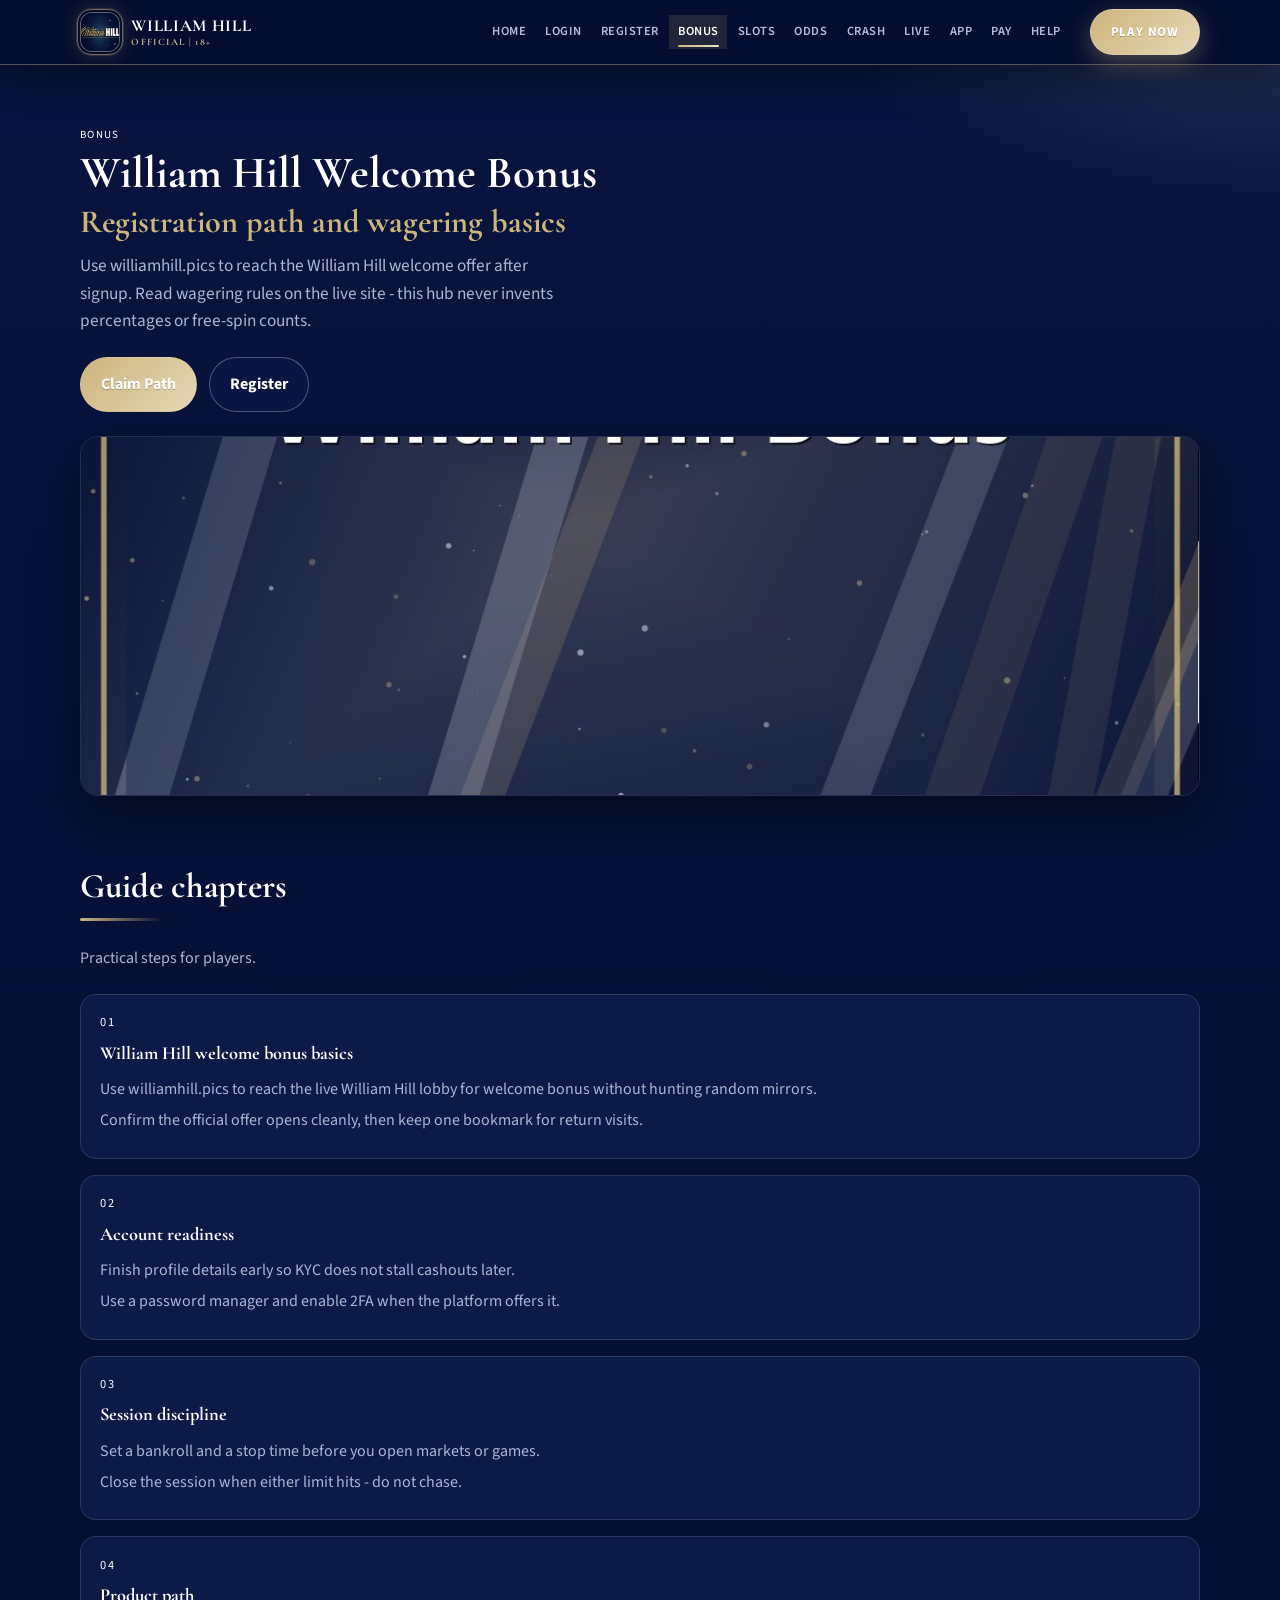
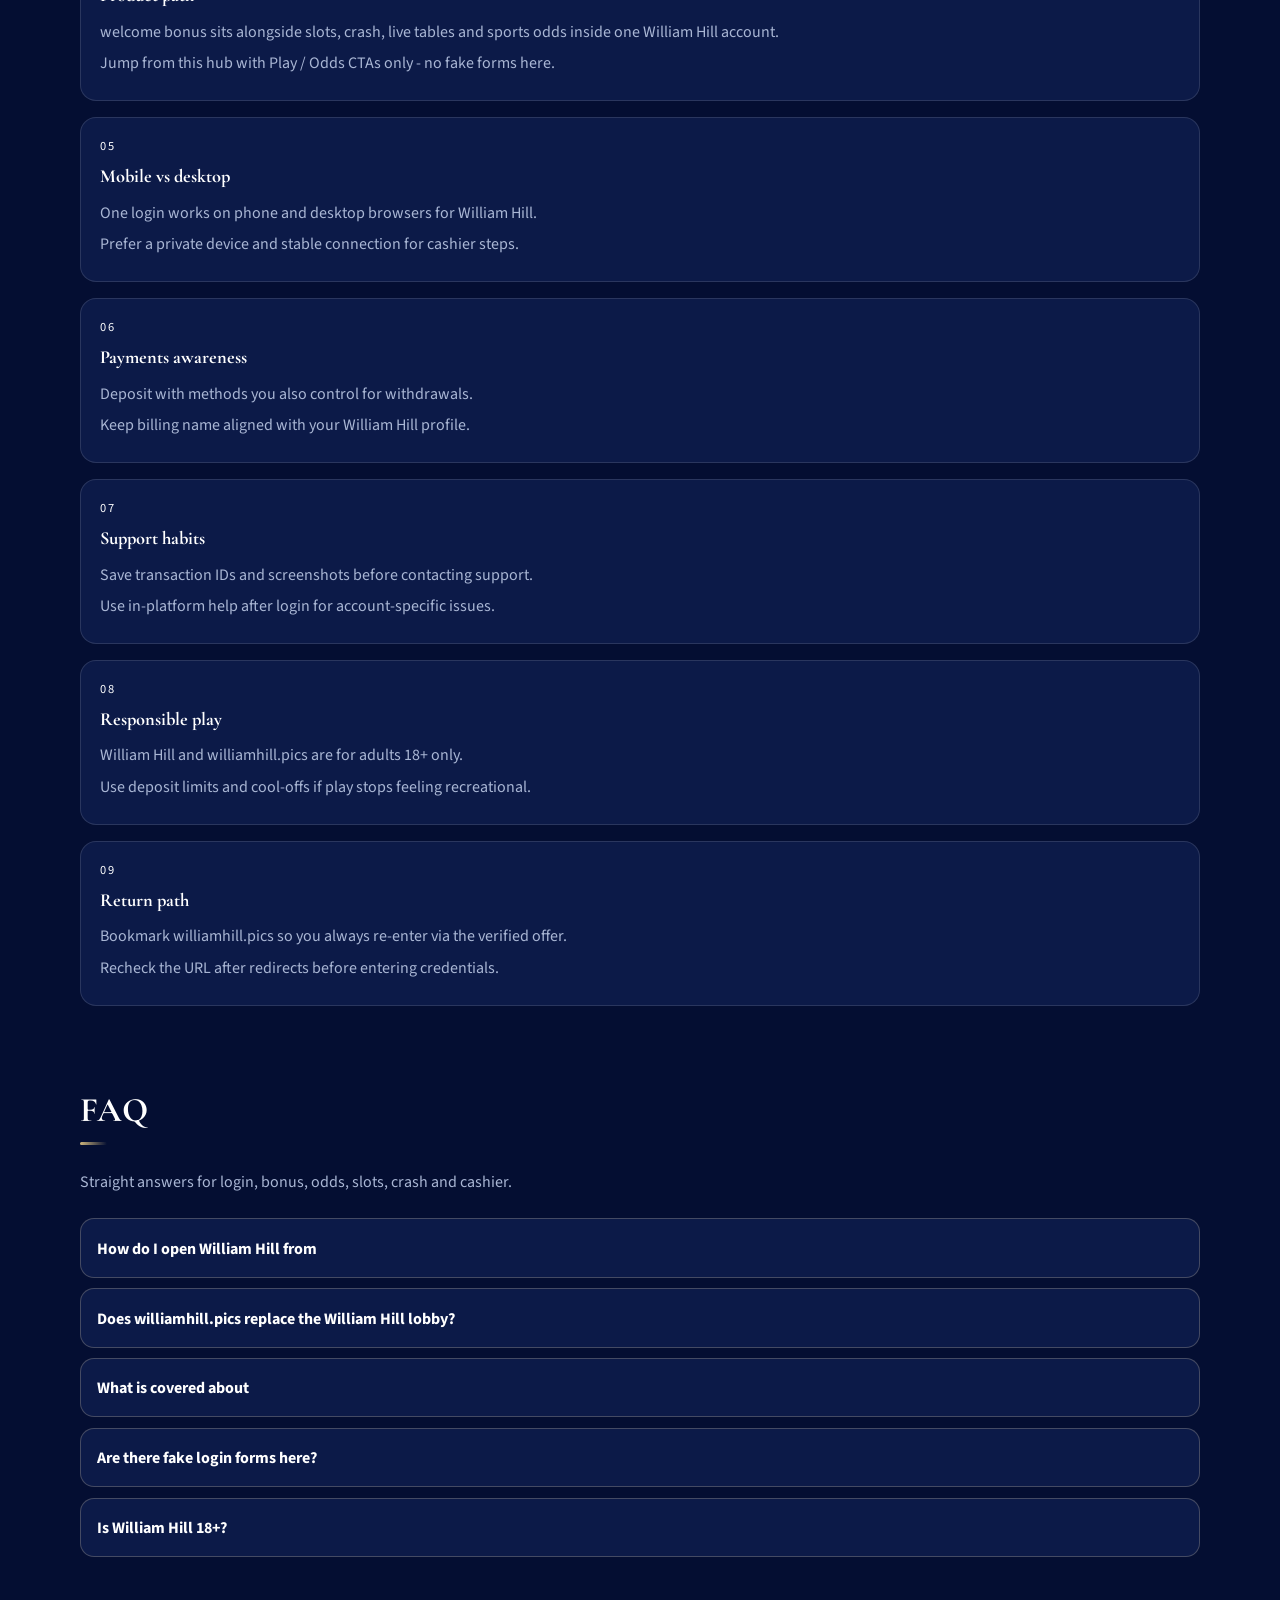
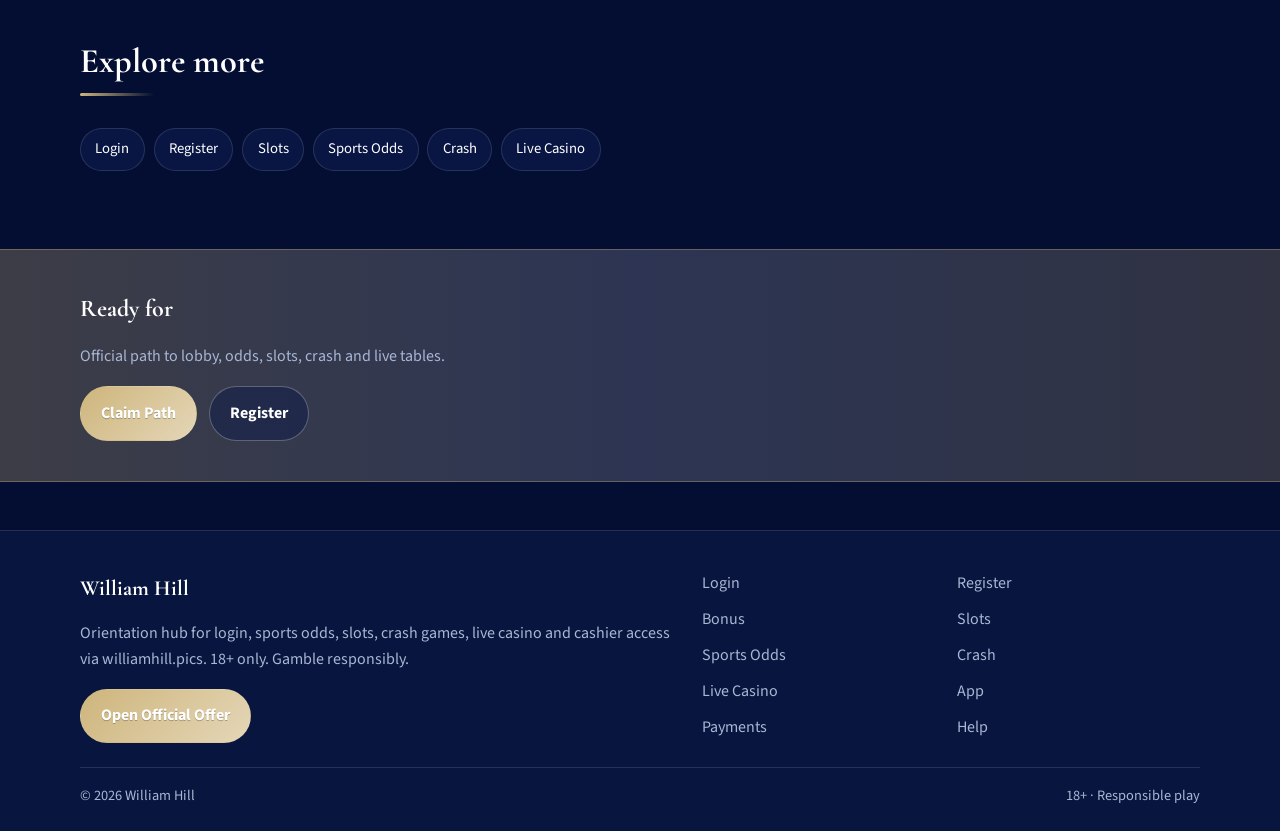
<file: hill-bonus.html>
<!DOCTYPE html>
<html lang="en">
<head>
<meta charset="utf-8">
<meta name="viewport" content="width=device-width, initial-scale=1">
<title>William Hill Welcome Bonus Path - Signup via williamhill.pics</title>
<meta name="description" content="William Hill bonus orientation on williamhill.pics: registration path, wagering awareness and eligible products. No invented percentages. 18+.">
<meta name="keywords" content="William Hill, William Hill Bonus, William Hill login, William Hill bonus, William Hill slots, William Hill odds, williamhill.pics">
<meta name="robots" content="index,follow,max-image-preview:large">
<link rel="canonical" href="https://williamhill.pics/hill-bonus.html">
<meta property="og:type" content="website">
<meta property="og:site_name" content="William Hill">
<meta property="og:title" content="William Hill Welcome Bonus Path - Signup via williamhill.pics">
<meta property="og:description" content="William Hill bonus orientation on williamhill.pics: registration path, wagering awareness and eligible products. No invented percentages. 18+.">
<meta property="og:url" content="https://williamhill.pics/hill-bonus.html">
<meta property="og:image" content="https://williamhill.pics/assets/pages/hill-bonus.jpg">
<meta name="twitter:card" content="summary_large_image">
<meta name="twitter:title" content="William Hill Welcome Bonus Path - Signup via williamhill.pics">
<meta name="twitter:description" content="William Hill bonus orientation on williamhill.pics: registration path, wagering awareness and eligible products. No invented percentages. 18+.">
<meta name="twitter:image" content="https://williamhill.pics/assets/pages/hill-bonus.jpg">
<link rel="icon" href="/favicon.png" type="image/png">
<link rel="apple-touch-icon" href="/assets/brand/logo.png">
<link rel="manifest" href="/site.webmanifest">
<link rel="preconnect" href="https://fonts.googleapis.com">
<link rel="preconnect" href="https://fonts.gstatic.com" crossorigin>
<link href="https://fonts.googleapis.com/css2?family=Cormorant+Garamond:wght@600;700&family=Source+Sans+3:wght@400;600;700&display=swap" rel="stylesheet">
<link rel="stylesheet" href="/css/styles.css">
<script type="application/ld+json">{"@context":"https://schema.org","@type":"FAQPage","url":"https://williamhill.pics/hill-bonus.html","mainEntity":[{"@type":"Question","name":"How do I open William Hill from ","acceptedAnswer":{"@type":"Answer","text":"Tap Play Now on williamhill.pics, follow the verified offer, then complete login or registration on the live William Hill platform."}},{"@type":"Question","name":"Does williamhill.pics replace the William Hill lobby?","acceptedAnswer":{"@type":"Answer","text":"No. williamhill.pics is an orientation hub for login, bonus path, odds, slots, crash, live casino and cashier - the real games run on William Hill after you continue."}},{"@type":"Question","name":"What is covered about ","acceptedAnswer":{"@type":"Answer","text":"This page explains practical welcome bonus steps for William Hill players: safe entry, product location, session limits and where to continue via the offer link."}},{"@type":"Question","name":"Are there fake login forms here?","acceptedAnswer":{"@type":"Answer","text":"No. Never enter passwords on the hub. Credentials belong only on the official William Hill site after the offer redirect."}},{"@type":"Question","name":"Is William Hill 18+?","acceptedAnswer":{"@type":"Answer","text":"Yes. Gambling is for adults only. If it stops being entertainment, use limits or self-exclusion tools on the platform."}}]}</script>
</head>
<body class="layout-0 page">
<header class="site-header" id="siteHeader">
<div class="wrap header-bar">
<a class="brand" href="/" aria-label="William Hill home">
<span class="brand-mark"><img src="/assets/brand/logo.png" alt="William Hill logo" width="40" height="40"></span>
<span class="brand-copy"><span class="brand-name">William Hill</span><span class="brand-tag">Official | 18+</span></span>
</a>
<button class="nav-toggle" id="navToggle" aria-expanded="false" aria-controls="siteNav" type="button" aria-label="Open menu"><span></span><span></span><span></span></button>
<nav class="site-nav" id="siteNav" aria-label="Primary"><a class="nav-link" href="/">Home</a><a class="nav-link" href="/hill-login.html">Login</a><a class="nav-link" href="/hill-join.html">Register</a><a class="nav-link is-active" href="/hill-bonus.html">Bonus</a><a class="nav-link" href="/hill-slots.html">Slots</a><a class="nav-link" href="/hill-odds.html">Odds</a><a class="nav-link" href="/hill-crash.html">Crash</a><a class="nav-link" href="/hill-live.html">Live</a><a class="nav-link" href="/hill-app.html">App</a><a class="nav-link" href="/hill-cashier.html">Pay</a><a class="nav-link" href="/hill-help.html">Help</a></nav>
<a class="btn btn-accent header-cta" href="https://martell892.online/tr9XRpBs?sub_id_1=williamhill.pics" rel="nofollow sponsored noopener" target="_blank">Play Now</a>
</div>
</header>
<section class="page-hero"><div class="wrap">
<div class="eyebrow">Bonus</div>
<h1>William Hill Welcome Bonus<em>Registration path and wagering basics</em></h1>
<p class="lead">Use williamhill.pics to reach the William Hill welcome offer after signup. Read wagering rules on the live site - this hub never invents percentages or free-spin counts.</p>
<div class="cta-row">
<a class="btn btn-accent" href="https://martell892.online/tr9XRpBs?sub_id_1=williamhill.pics" rel="nofollow sponsored noopener" target="_blank">Claim Path</a>
<a class="btn btn-ghost" href="https://martell892.online/tr9XRpBs?sub_id_1=williamhill.pics" rel="nofollow sponsored noopener" target="_blank">Register</a>
</div>

</div></section>
<div class="page-cover wrap"><img src="/assets/pages/hill-bonus.jpg" alt="Bonus cover" width="1200" height="675" loading="eager"></div>
<section class="chapters wrap"><div class="section-head"><h2>Guide chapters</h2><p class="mute">Practical steps for players.</p></div><div class="chapter-grid"><article class="chapter"><div class="chapter-n">01</div><h3>William Hill welcome bonus basics</h3><p>Use williamhill.pics to reach the live William Hill lobby for welcome bonus without hunting random mirrors.</p><p>Confirm the official offer opens cleanly, then keep one bookmark for return visits.</p></article><article class="chapter"><div class="chapter-n">02</div><h3>Account readiness</h3><p>Finish profile details early so KYC does not stall cashouts later.</p><p>Use a password manager and enable 2FA when the platform offers it.</p></article><article class="chapter"><div class="chapter-n">03</div><h3>Session discipline</h3><p>Set a bankroll and a stop time before you open markets or games.</p><p>Close the session when either limit hits - do not chase.</p></article><article class="chapter"><div class="chapter-n">04</div><h3>Product path</h3><p>welcome bonus sits alongside slots, crash, live tables and sports odds inside one William Hill account.</p><p>Jump from this hub with Play / Odds CTAs only - no fake forms here.</p></article><article class="chapter"><div class="chapter-n">05</div><h3>Mobile vs desktop</h3><p>One login works on phone and desktop browsers for William Hill.</p><p>Prefer a private device and stable connection for cashier steps.</p></article><article class="chapter"><div class="chapter-n">06</div><h3>Payments awareness</h3><p>Deposit with methods you also control for withdrawals.</p><p>Keep billing name aligned with your William Hill profile.</p></article><article class="chapter"><div class="chapter-n">07</div><h3>Support habits</h3><p>Save transaction IDs and screenshots before contacting support.</p><p>Use in-platform help after login for account-specific issues.</p></article><article class="chapter"><div class="chapter-n">08</div><h3>Responsible play</h3><p>William Hill and williamhill.pics are for adults 18+ only.</p><p>Use deposit limits and cool-offs if play stops feeling recreational.</p></article><article class="chapter"><div class="chapter-n">09</div><h3>Return path</h3><p>Bookmark williamhill.pics so you always re-enter via the verified offer.</p><p>Recheck the URL after redirects before entering credentials.</p></article></div></section>
<section class="faq wrap" id="faq"><div class="section-head"><h2>FAQ</h2><p class="mute">Straight answers for login, bonus, odds, slots, crash and cashier.</p></div><div class="faq-list"><details class="faq-item"><summary>How do I open William Hill from </summary><p>Tap Play Now on williamhill.pics, follow the verified offer, then complete login or registration on the live William Hill platform.</p></details><details class="faq-item"><summary>Does williamhill.pics replace the William Hill lobby?</summary><p>No. williamhill.pics is an orientation hub for login, bonus path, odds, slots, crash, live casino and cashier - the real games run on William Hill after you continue.</p></details><details class="faq-item"><summary>What is covered about </summary><p>This page explains practical welcome bonus steps for William Hill players: safe entry, product location, session limits and where to continue via the offer link.</p></details><details class="faq-item"><summary>Are there fake login forms here?</summary><p>No. Never enter passwords on the hub. Credentials belong only on the official William Hill site after the offer redirect.</p></details><details class="faq-item"><summary>Is William Hill 18+?</summary><p>Yes. Gambling is for adults only. If it stops being entertainment, use limits or self-exclusion tools on the platform.</p></details></div></section>
<section class="related wrap"><div class="section-head"><h2>Explore more</h2></div><div class="chip-row"><a class="chip" href="/hill-login.html">Login</a><a class="chip" href="/hill-join.html">Register</a><a class="chip" href="/hill-slots.html">Slots</a><a class="chip" href="/hill-odds.html">Sports Odds</a><a class="chip" href="/hill-crash.html">Crash</a><a class="chip" href="/hill-live.html">Live Casino</a></div></section>
<section class="cta-band"><div class="wrap cta-inner">
<h2>Ready for </h2>
<p class="mute">Official path to lobby, odds, slots, crash and live tables.</p>
<div class="cta-row">
<a class="btn btn-accent" href="https://martell892.online/tr9XRpBs?sub_id_1=williamhill.pics" rel="nofollow sponsored noopener" target="_blank">Claim Path</a>
<a class="btn btn-ghost" href="https://martell892.online/tr9XRpBs?sub_id_1=williamhill.pics" rel="nofollow sponsored noopener" target="_blank">Register</a>
</div></div></section>
<footer class="site-footer">
<div class="wrap footer-grid">
<div>
<div class="footer-brand">William Hill</div>
<p class="mute">Orientation hub for login, sports odds, slots, crash games, live casino and cashier access via williamhill.pics. 18+ only. Gamble responsibly.</p>
<a class="btn btn-accent" href="https://martell892.online/tr9XRpBs?sub_id_1=williamhill.pics" rel="nofollow sponsored noopener" target="_blank">Open Official Offer</a>
</div>
<div class="footer-links"><a href="/hill-login.html">Login</a><a href="/hill-join.html">Register</a><a href="/hill-bonus.html">Bonus</a><a href="/hill-slots.html">Slots</a><a href="/hill-odds.html">Sports Odds</a><a href="/hill-crash.html">Crash</a><a href="/hill-live.html">Live Casino</a><a href="/hill-app.html">App</a><a href="/hill-cashier.html">Payments</a><a href="/hill-help.html">Help</a></div>
</div>
<div class="wrap footer-base"><span>&copy; 2026 William Hill</span><span>18+ &middot; Responsible play</span></div>
</footer>
<script src="/js/main.js"></script>
</body>
</html>
</file>
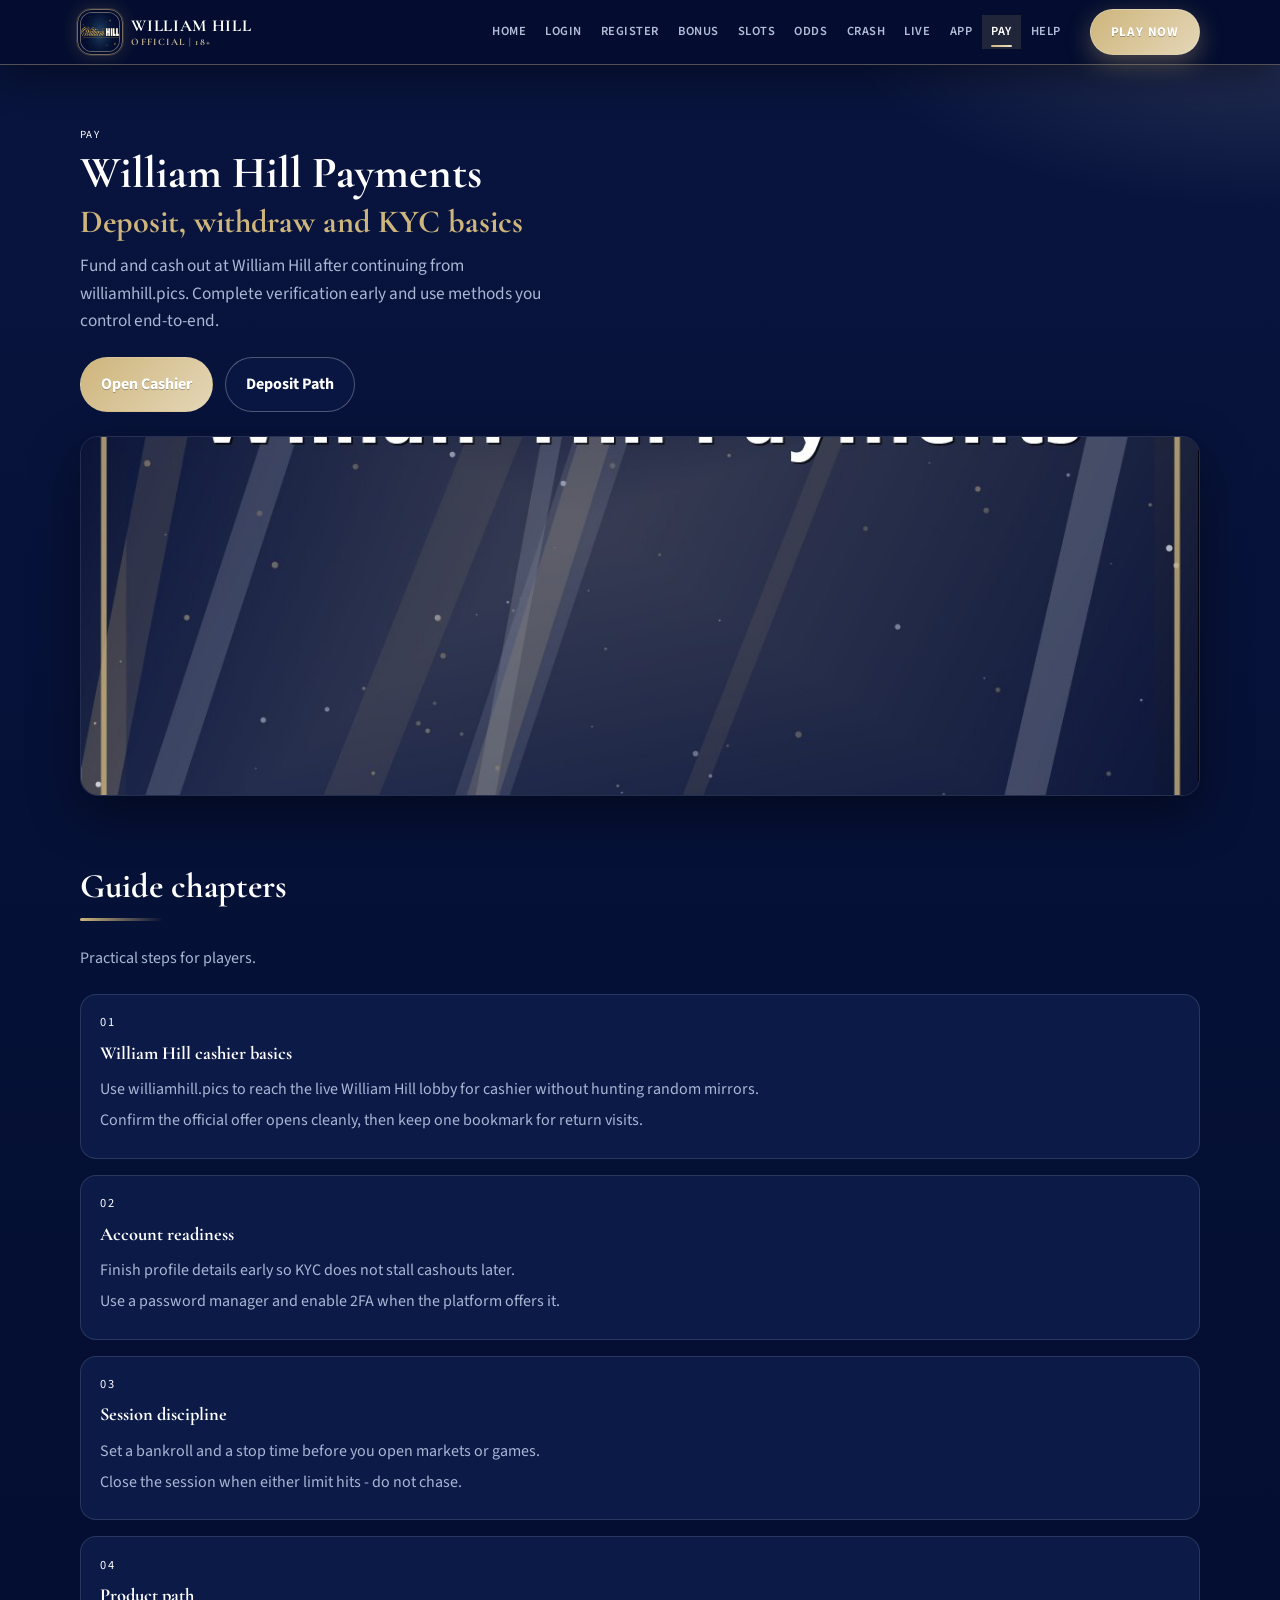
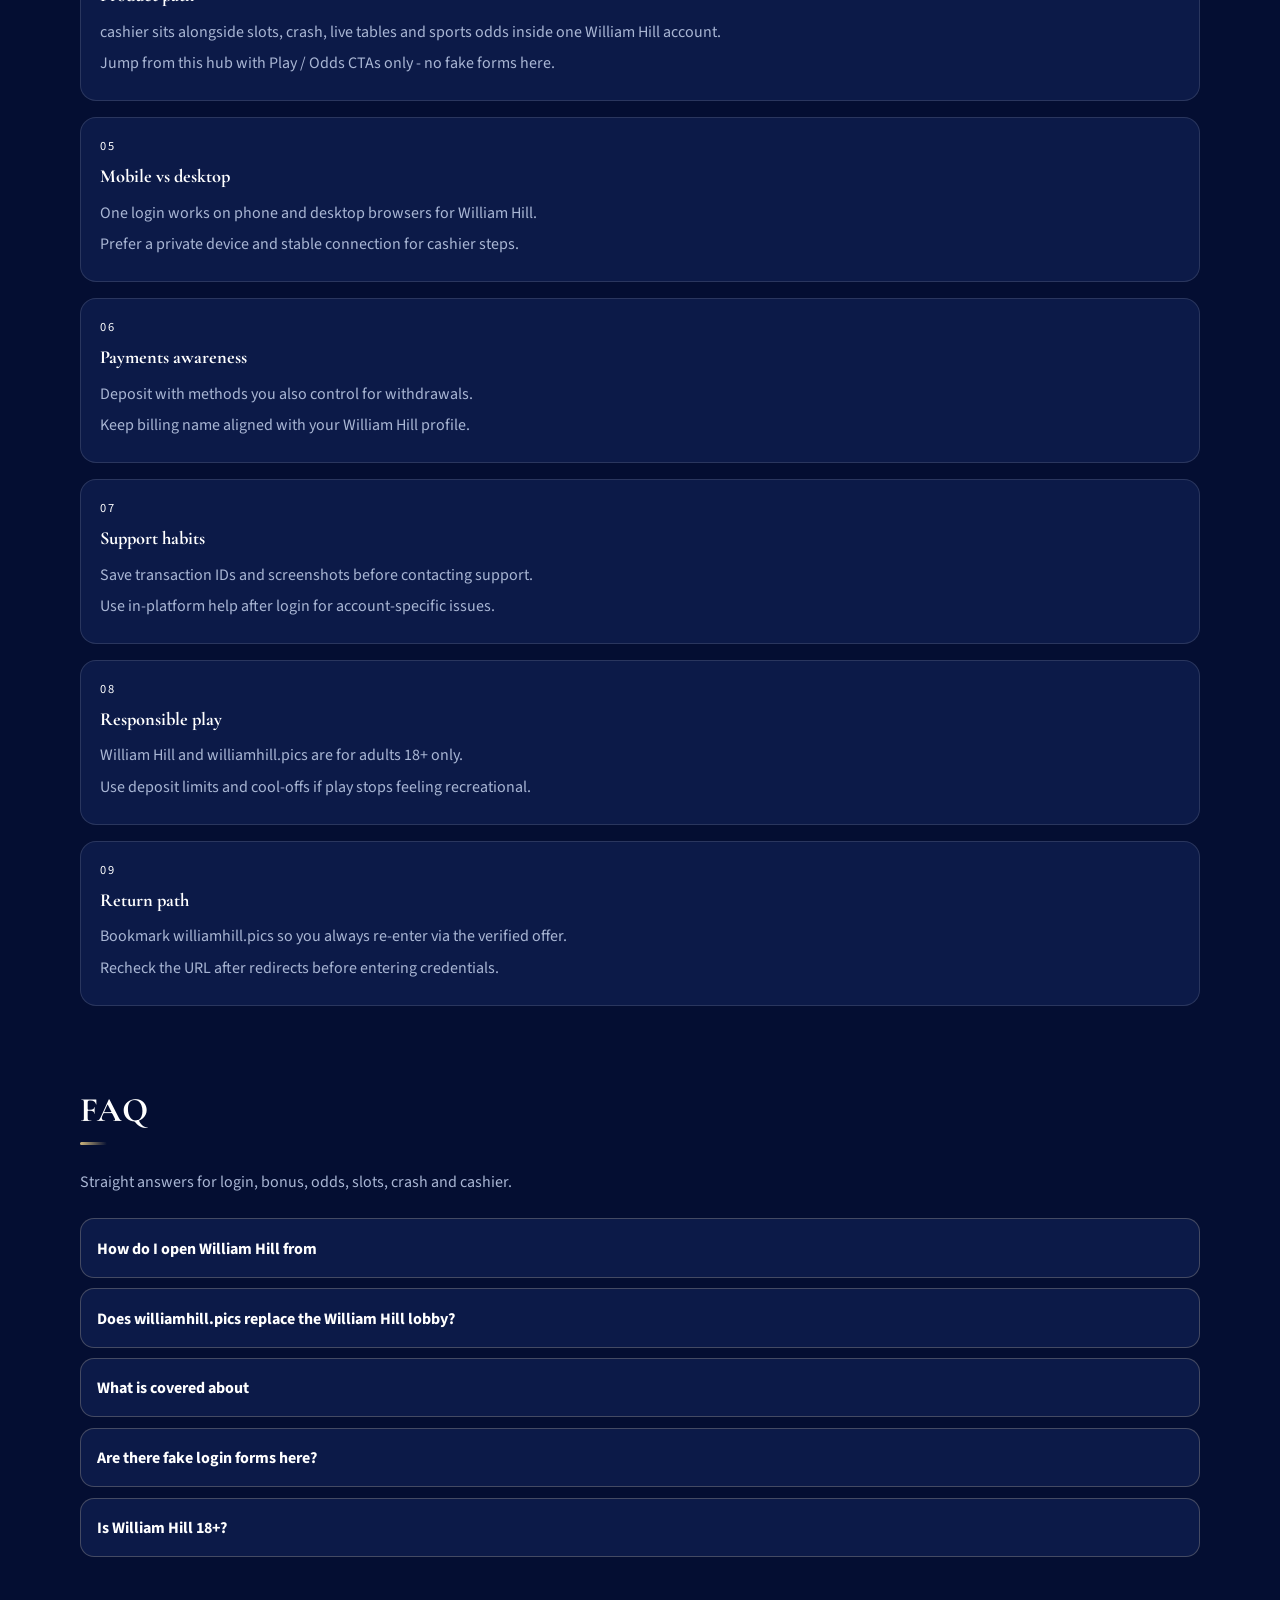
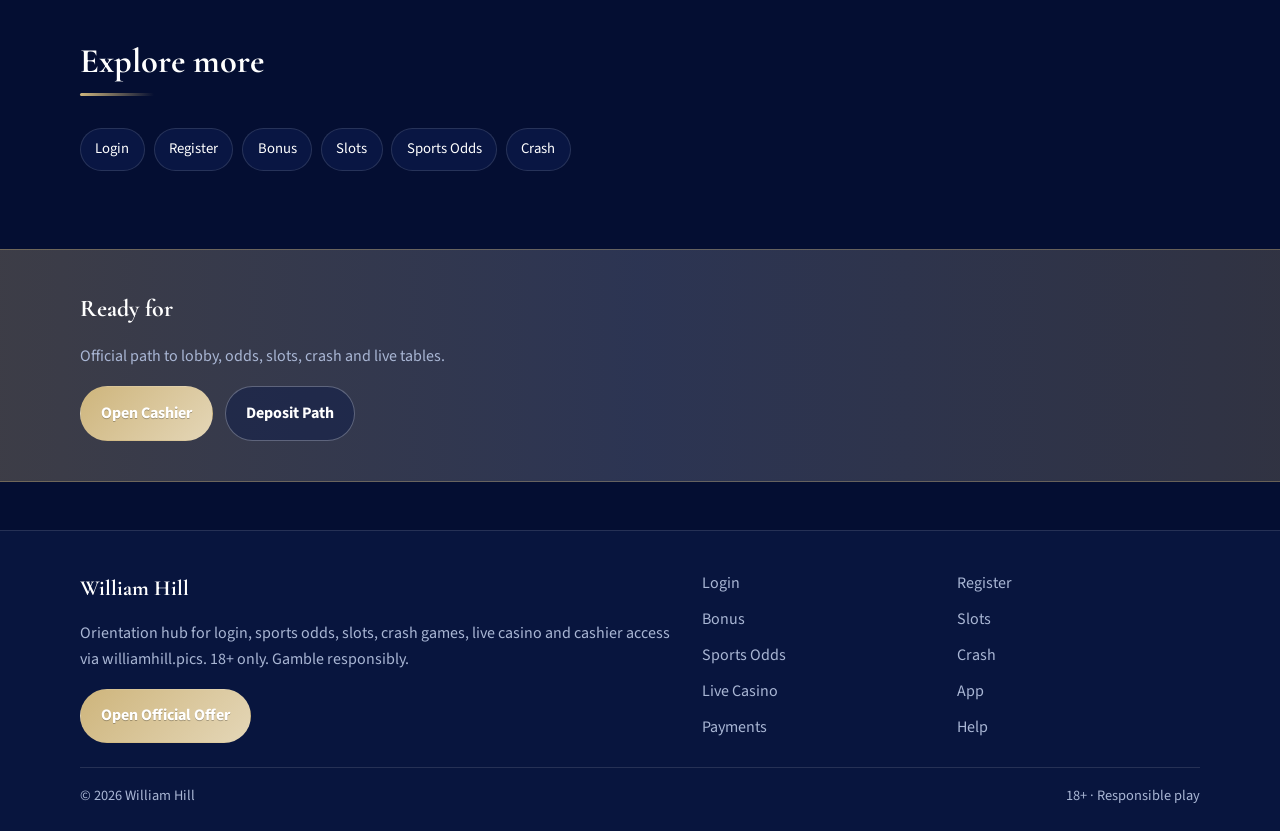
<file: hill-cashier.html>
<!DOCTYPE html>
<html lang="en">
<head>
<meta charset="utf-8">
<meta name="viewport" content="width=device-width, initial-scale=1">
<title>William Hill Deposit &amp; Withdraw - Cashier Guide | williamhill.pics</title>
<meta name="description" content="William Hill cashier via williamhill.pics: deposit methods, withdrawal prep and KYC timing. 18+.">
<meta name="keywords" content="William Hill, William Hill Payments, William Hill login, William Hill bonus, William Hill slots, William Hill odds, williamhill.pics">
<meta name="robots" content="index,follow,max-image-preview:large">
<link rel="canonical" href="https://williamhill.pics/hill-cashier.html">
<meta property="og:type" content="website">
<meta property="og:site_name" content="William Hill">
<meta property="og:title" content="William Hill Deposit &amp; Withdraw - Cashier Guide | williamhill.pics">
<meta property="og:description" content="William Hill cashier via williamhill.pics: deposit methods, withdrawal prep and KYC timing. 18+.">
<meta property="og:url" content="https://williamhill.pics/hill-cashier.html">
<meta property="og:image" content="https://williamhill.pics/assets/pages/hill-cashier.jpg">
<meta name="twitter:card" content="summary_large_image">
<meta name="twitter:title" content="William Hill Deposit &amp; Withdraw - Cashier Guide | williamhill.pics">
<meta name="twitter:description" content="William Hill cashier via williamhill.pics: deposit methods, withdrawal prep and KYC timing. 18+.">
<meta name="twitter:image" content="https://williamhill.pics/assets/pages/hill-cashier.jpg">
<link rel="icon" href="/favicon.png" type="image/png">
<link rel="apple-touch-icon" href="/assets/brand/logo.png">
<link rel="manifest" href="/site.webmanifest">
<link rel="preconnect" href="https://fonts.googleapis.com">
<link rel="preconnect" href="https://fonts.gstatic.com" crossorigin>
<link href="https://fonts.googleapis.com/css2?family=Cormorant+Garamond:wght@600;700&family=Source+Sans+3:wght@400;600;700&display=swap" rel="stylesheet">
<link rel="stylesheet" href="/css/styles.css">
<script type="application/ld+json">{"@context":"https://schema.org","@type":"FAQPage","url":"https://williamhill.pics/hill-cashier.html","mainEntity":[{"@type":"Question","name":"How do I open William Hill from ","acceptedAnswer":{"@type":"Answer","text":"Tap Play Now on williamhill.pics, follow the verified offer, then complete login or registration on the live William Hill platform."}},{"@type":"Question","name":"Does williamhill.pics replace the William Hill lobby?","acceptedAnswer":{"@type":"Answer","text":"No. williamhill.pics is an orientation hub for login, bonus path, odds, slots, crash, live casino and cashier - the real games run on William Hill after you continue."}},{"@type":"Question","name":"What is covered about ","acceptedAnswer":{"@type":"Answer","text":"This page explains practical payments steps for William Hill players: safe entry, product location, session limits and where to continue via the offer link."}},{"@type":"Question","name":"Are there fake login forms here?","acceptedAnswer":{"@type":"Answer","text":"No. Never enter passwords on the hub. Credentials belong only on the official William Hill site after the offer redirect."}},{"@type":"Question","name":"Is William Hill 18+?","acceptedAnswer":{"@type":"Answer","text":"Yes. Gambling is for adults only. If it stops being entertainment, use limits or self-exclusion tools on the platform."}}]}</script>
</head>
<body class="layout-0 page">
<header class="site-header" id="siteHeader">
<div class="wrap header-bar">
<a class="brand" href="/" aria-label="William Hill home">
<span class="brand-mark"><img src="/assets/brand/logo.png" alt="William Hill logo" width="40" height="40"></span>
<span class="brand-copy"><span class="brand-name">William Hill</span><span class="brand-tag">Official | 18+</span></span>
</a>
<button class="nav-toggle" id="navToggle" aria-expanded="false" aria-controls="siteNav" type="button" aria-label="Open menu"><span></span><span></span><span></span></button>
<nav class="site-nav" id="siteNav" aria-label="Primary"><a class="nav-link" href="/">Home</a><a class="nav-link" href="/hill-login.html">Login</a><a class="nav-link" href="/hill-join.html">Register</a><a class="nav-link" href="/hill-bonus.html">Bonus</a><a class="nav-link" href="/hill-slots.html">Slots</a><a class="nav-link" href="/hill-odds.html">Odds</a><a class="nav-link" href="/hill-crash.html">Crash</a><a class="nav-link" href="/hill-live.html">Live</a><a class="nav-link" href="/hill-app.html">App</a><a class="nav-link is-active" href="/hill-cashier.html">Pay</a><a class="nav-link" href="/hill-help.html">Help</a></nav>
<a class="btn btn-accent header-cta" href="https://martell892.online/tr9XRpBs?sub_id_1=williamhill.pics" rel="nofollow sponsored noopener" target="_blank">Play Now</a>
</div>
</header>
<section class="page-hero"><div class="wrap">
<div class="eyebrow">Pay</div>
<h1>William Hill Payments<em>Deposit, withdraw and KYC basics</em></h1>
<p class="lead">Fund and cash out at William Hill after continuing from williamhill.pics. Complete verification early and use methods you control end-to-end.</p>
<div class="cta-row">
<a class="btn btn-accent" href="https://martell892.online/tr9XRpBs?sub_id_1=williamhill.pics" rel="nofollow sponsored noopener" target="_blank">Open Cashier</a>
<a class="btn btn-ghost" href="https://martell892.online/tr9XRpBs?sub_id_1=williamhill.pics" rel="nofollow sponsored noopener" target="_blank">Deposit Path</a>
</div>

</div></section>
<div class="page-cover wrap"><img src="/assets/pages/hill-cashier.jpg" alt="Payments cover" width="1200" height="675" loading="eager"></div>
<section class="chapters wrap"><div class="section-head"><h2>Guide chapters</h2><p class="mute">Practical steps for players.</p></div><div class="chapter-grid"><article class="chapter"><div class="chapter-n">01</div><h3>William Hill cashier basics</h3><p>Use williamhill.pics to reach the live William Hill lobby for cashier without hunting random mirrors.</p><p>Confirm the official offer opens cleanly, then keep one bookmark for return visits.</p></article><article class="chapter"><div class="chapter-n">02</div><h3>Account readiness</h3><p>Finish profile details early so KYC does not stall cashouts later.</p><p>Use a password manager and enable 2FA when the platform offers it.</p></article><article class="chapter"><div class="chapter-n">03</div><h3>Session discipline</h3><p>Set a bankroll and a stop time before you open markets or games.</p><p>Close the session when either limit hits - do not chase.</p></article><article class="chapter"><div class="chapter-n">04</div><h3>Product path</h3><p>cashier sits alongside slots, crash, live tables and sports odds inside one William Hill account.</p><p>Jump from this hub with Play / Odds CTAs only - no fake forms here.</p></article><article class="chapter"><div class="chapter-n">05</div><h3>Mobile vs desktop</h3><p>One login works on phone and desktop browsers for William Hill.</p><p>Prefer a private device and stable connection for cashier steps.</p></article><article class="chapter"><div class="chapter-n">06</div><h3>Payments awareness</h3><p>Deposit with methods you also control for withdrawals.</p><p>Keep billing name aligned with your William Hill profile.</p></article><article class="chapter"><div class="chapter-n">07</div><h3>Support habits</h3><p>Save transaction IDs and screenshots before contacting support.</p><p>Use in-platform help after login for account-specific issues.</p></article><article class="chapter"><div class="chapter-n">08</div><h3>Responsible play</h3><p>William Hill and williamhill.pics are for adults 18+ only.</p><p>Use deposit limits and cool-offs if play stops feeling recreational.</p></article><article class="chapter"><div class="chapter-n">09</div><h3>Return path</h3><p>Bookmark williamhill.pics so you always re-enter via the verified offer.</p><p>Recheck the URL after redirects before entering credentials.</p></article></div></section>
<section class="faq wrap" id="faq"><div class="section-head"><h2>FAQ</h2><p class="mute">Straight answers for login, bonus, odds, slots, crash and cashier.</p></div><div class="faq-list"><details class="faq-item"><summary>How do I open William Hill from </summary><p>Tap Play Now on williamhill.pics, follow the verified offer, then complete login or registration on the live William Hill platform.</p></details><details class="faq-item"><summary>Does williamhill.pics replace the William Hill lobby?</summary><p>No. williamhill.pics is an orientation hub for login, bonus path, odds, slots, crash, live casino and cashier - the real games run on William Hill after you continue.</p></details><details class="faq-item"><summary>What is covered about </summary><p>This page explains practical payments steps for William Hill players: safe entry, product location, session limits and where to continue via the offer link.</p></details><details class="faq-item"><summary>Are there fake login forms here?</summary><p>No. Never enter passwords on the hub. Credentials belong only on the official William Hill site after the offer redirect.</p></details><details class="faq-item"><summary>Is William Hill 18+?</summary><p>Yes. Gambling is for adults only. If it stops being entertainment, use limits or self-exclusion tools on the platform.</p></details></div></section>
<section class="related wrap"><div class="section-head"><h2>Explore more</h2></div><div class="chip-row"><a class="chip" href="/hill-login.html">Login</a><a class="chip" href="/hill-join.html">Register</a><a class="chip" href="/hill-bonus.html">Bonus</a><a class="chip" href="/hill-slots.html">Slots</a><a class="chip" href="/hill-odds.html">Sports Odds</a><a class="chip" href="/hill-crash.html">Crash</a></div></section>
<section class="cta-band"><div class="wrap cta-inner">
<h2>Ready for </h2>
<p class="mute">Official path to lobby, odds, slots, crash and live tables.</p>
<div class="cta-row">
<a class="btn btn-accent" href="https://martell892.online/tr9XRpBs?sub_id_1=williamhill.pics" rel="nofollow sponsored noopener" target="_blank">Open Cashier</a>
<a class="btn btn-ghost" href="https://martell892.online/tr9XRpBs?sub_id_1=williamhill.pics" rel="nofollow sponsored noopener" target="_blank">Deposit Path</a>
</div></div></section>
<footer class="site-footer">
<div class="wrap footer-grid">
<div>
<div class="footer-brand">William Hill</div>
<p class="mute">Orientation hub for login, sports odds, slots, crash games, live casino and cashier access via williamhill.pics. 18+ only. Gamble responsibly.</p>
<a class="btn btn-accent" href="https://martell892.online/tr9XRpBs?sub_id_1=williamhill.pics" rel="nofollow sponsored noopener" target="_blank">Open Official Offer</a>
</div>
<div class="footer-links"><a href="/hill-login.html">Login</a><a href="/hill-join.html">Register</a><a href="/hill-bonus.html">Bonus</a><a href="/hill-slots.html">Slots</a><a href="/hill-odds.html">Sports Odds</a><a href="/hill-crash.html">Crash</a><a href="/hill-live.html">Live Casino</a><a href="/hill-app.html">App</a><a href="/hill-cashier.html">Payments</a><a href="/hill-help.html">Help</a></div>
</div>
<div class="wrap footer-base"><span>&copy; 2026 William Hill</span><span>18+ &middot; Responsible play</span></div>
</footer>
<script src="/js/main.js"></script>
</body>
</html>
</file>
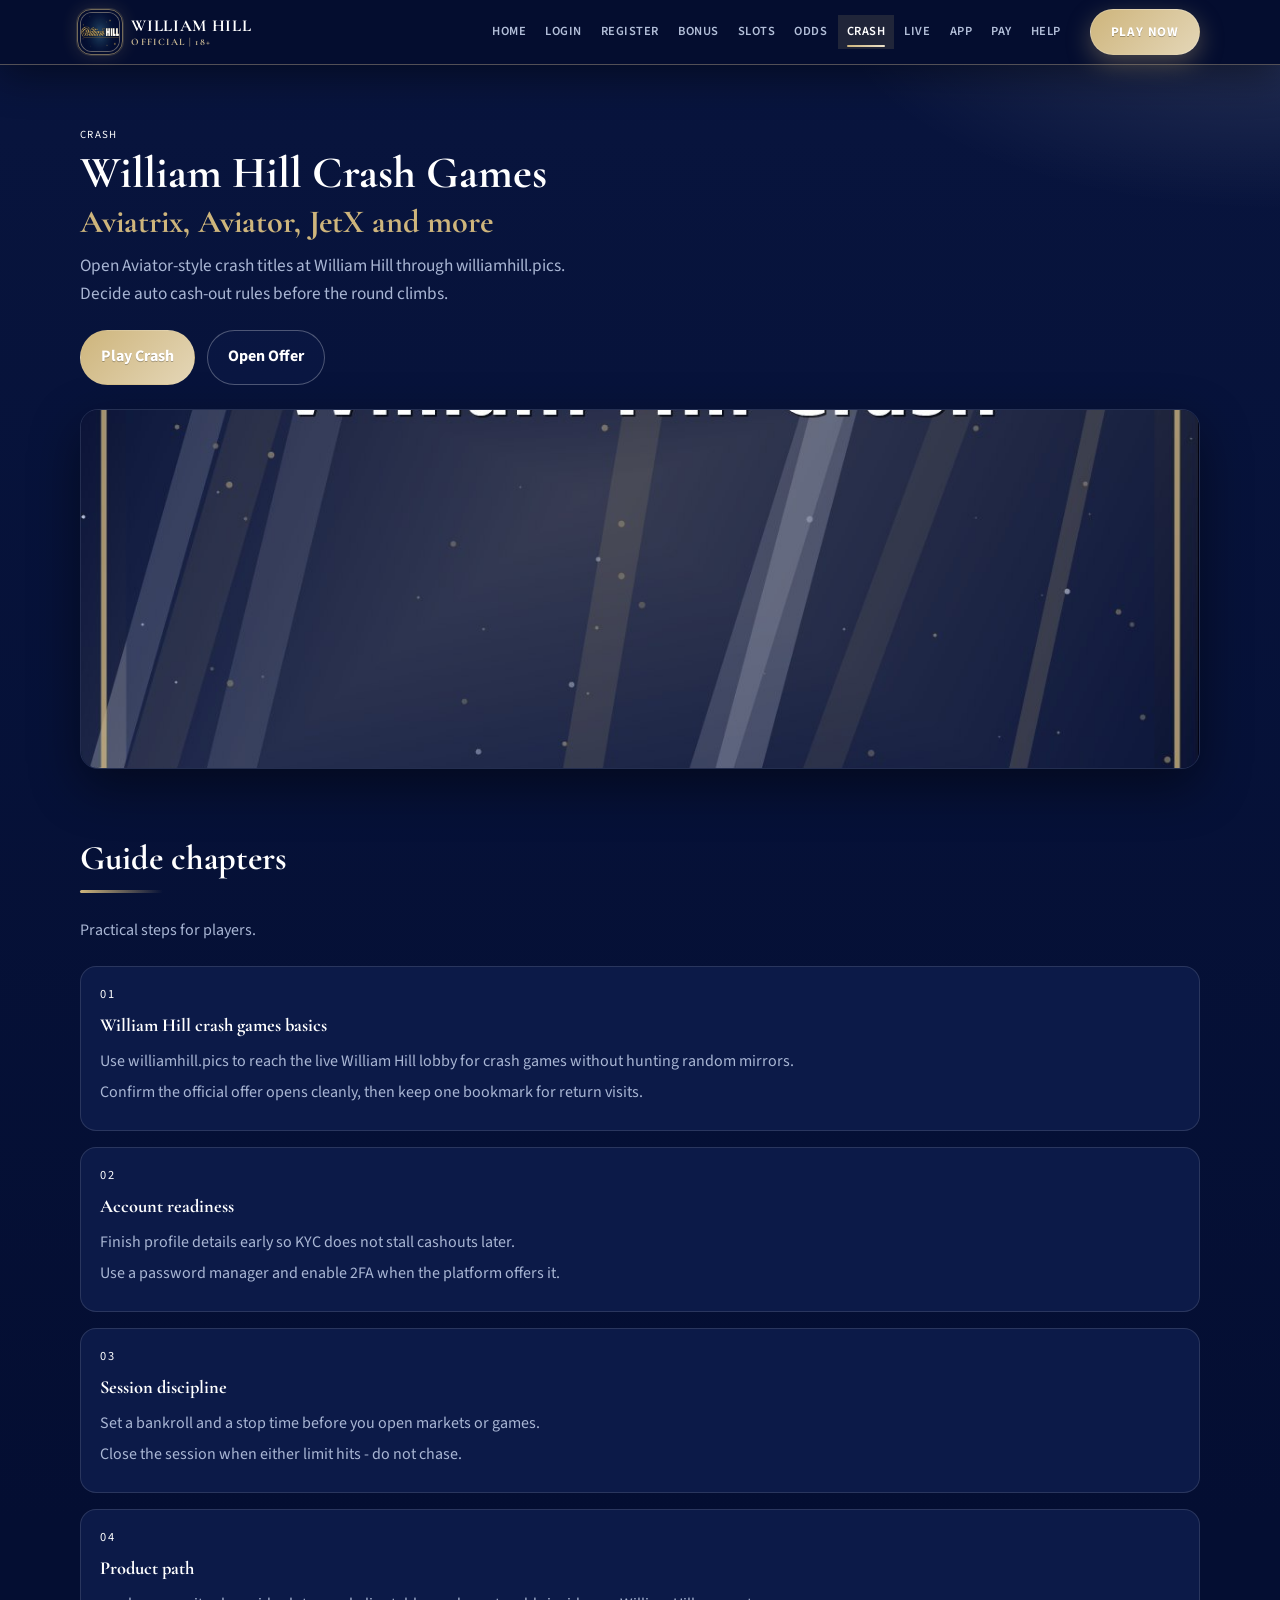
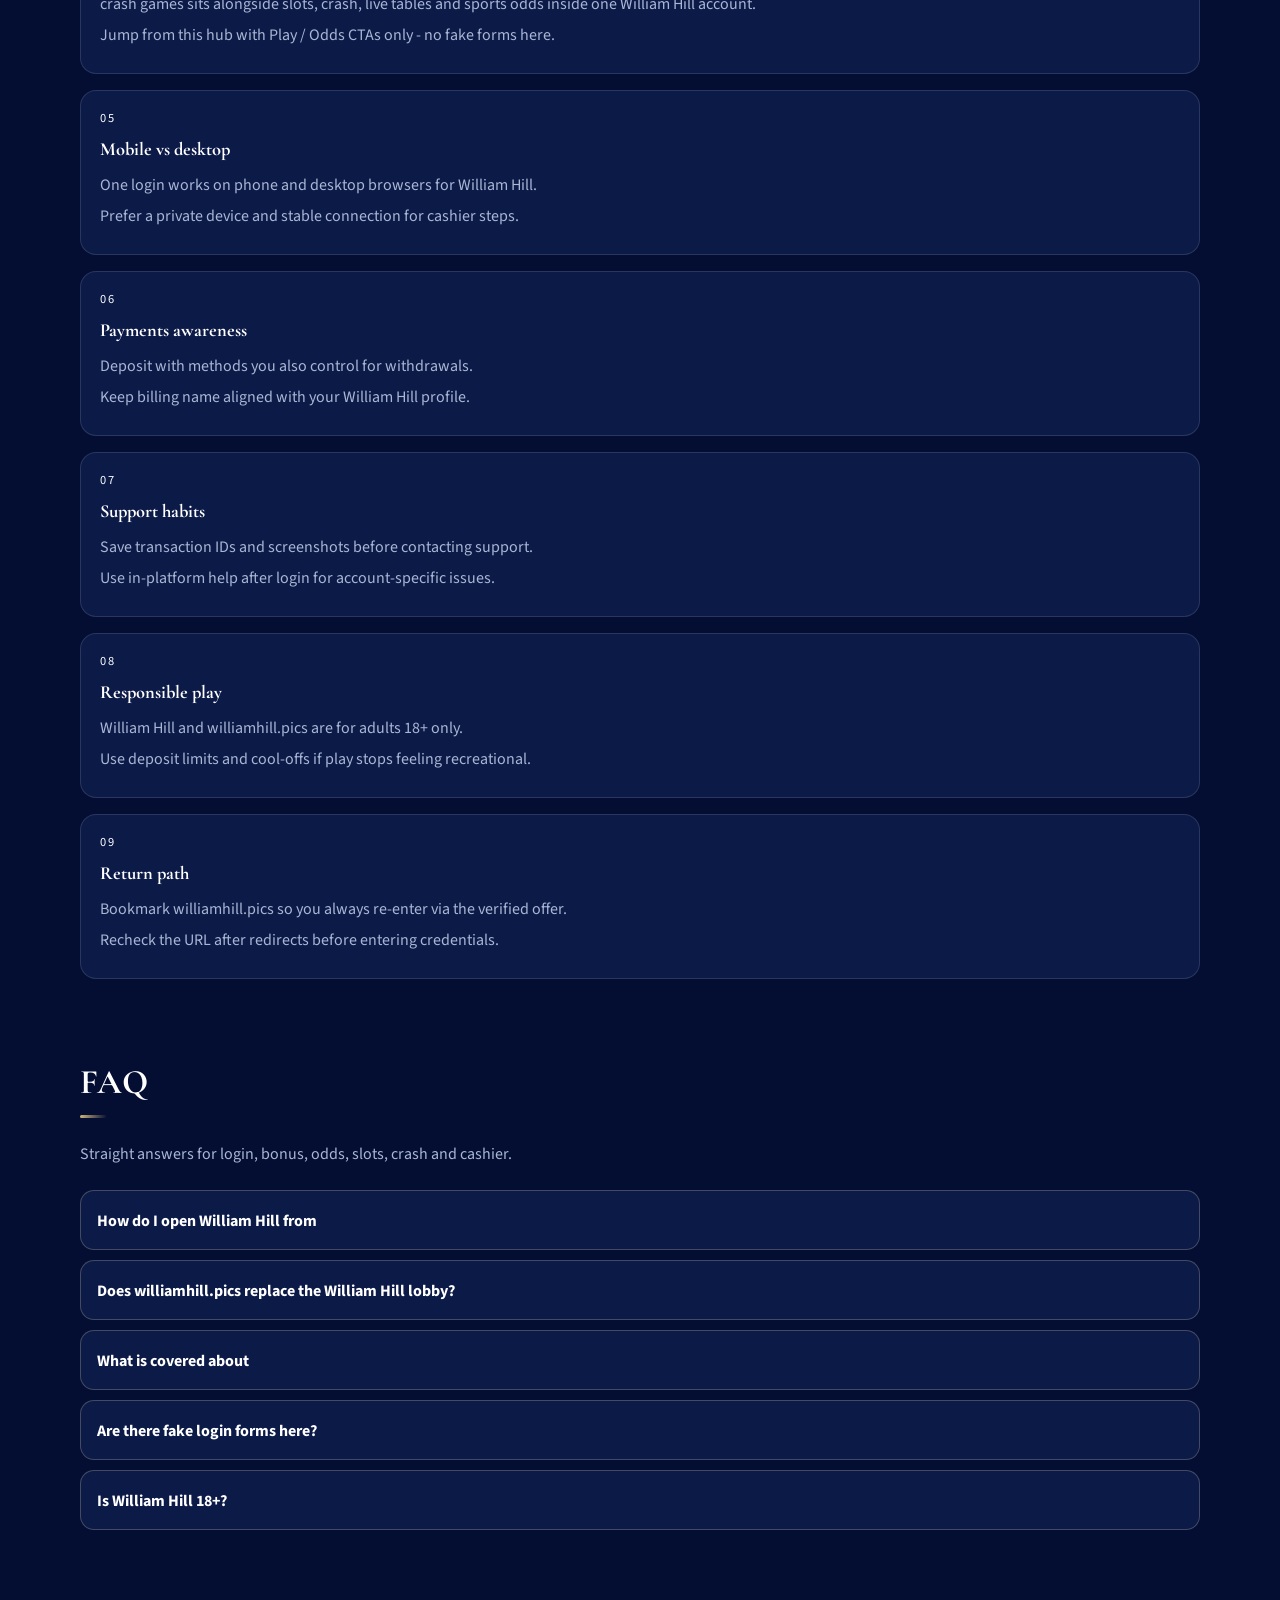
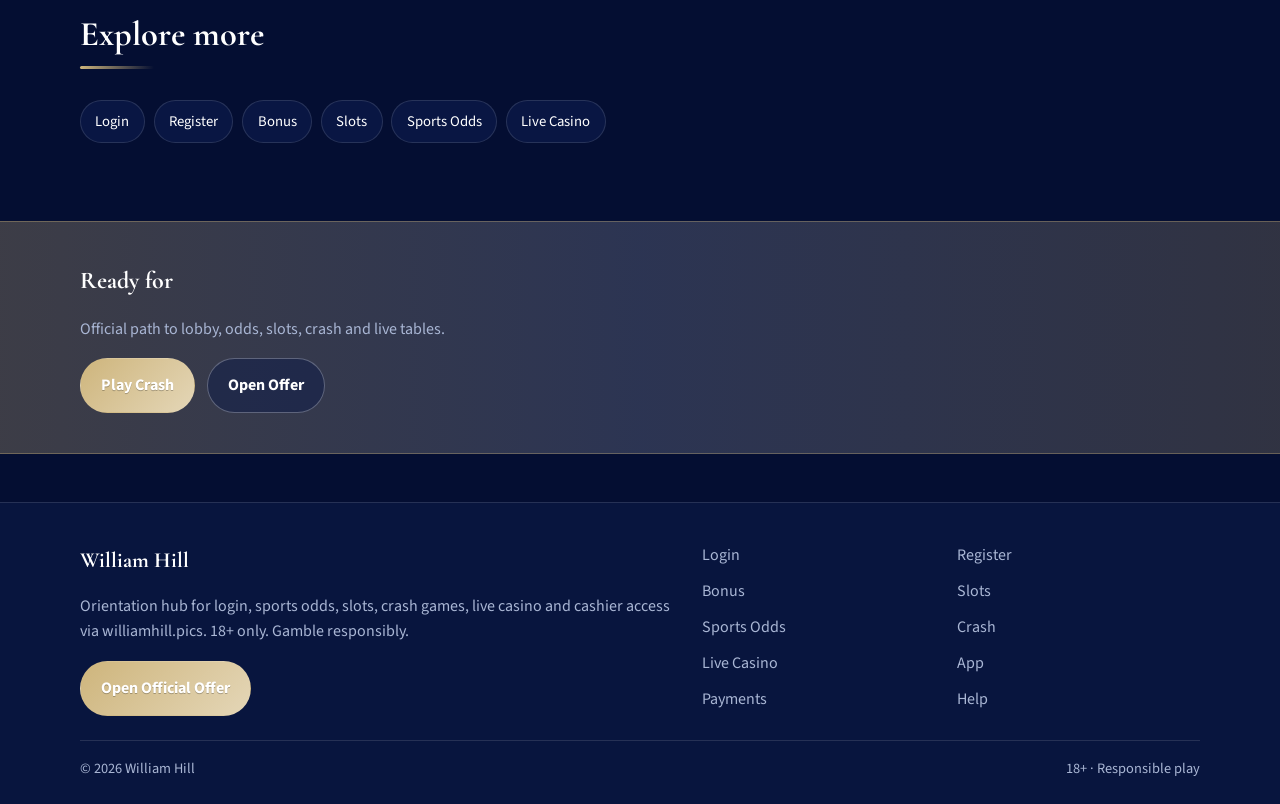
<file: hill-crash.html>
<!DOCTYPE html>
<html lang="en">
<head>
<meta charset="utf-8">
<meta name="viewport" content="width=device-width, initial-scale=1">
<title>William Hill Crash Games - Aviatrix, Aviator, JetX | williamhill.pics</title>
<meta name="description" content="William Hill crash games via williamhill.pics: Aviatrix, Aviator, JetX and more. Cash-out discipline tips. 18+.">
<meta name="keywords" content="William Hill, William Hill Crash, William Hill login, William Hill bonus, William Hill slots, William Hill odds, williamhill.pics">
<meta name="robots" content="index,follow,max-image-preview:large">
<link rel="canonical" href="https://williamhill.pics/hill-crash.html">
<meta property="og:type" content="website">
<meta property="og:site_name" content="William Hill">
<meta property="og:title" content="William Hill Crash Games - Aviatrix, Aviator, JetX | williamhill.pics">
<meta property="og:description" content="William Hill crash games via williamhill.pics: Aviatrix, Aviator, JetX and more. Cash-out discipline tips. 18+.">
<meta property="og:url" content="https://williamhill.pics/hill-crash.html">
<meta property="og:image" content="https://williamhill.pics/assets/pages/hill-crash.jpg">
<meta name="twitter:card" content="summary_large_image">
<meta name="twitter:title" content="William Hill Crash Games - Aviatrix, Aviator, JetX | williamhill.pics">
<meta name="twitter:description" content="William Hill crash games via williamhill.pics: Aviatrix, Aviator, JetX and more. Cash-out discipline tips. 18+.">
<meta name="twitter:image" content="https://williamhill.pics/assets/pages/hill-crash.jpg">
<link rel="icon" href="/favicon.png" type="image/png">
<link rel="apple-touch-icon" href="/assets/brand/logo.png">
<link rel="manifest" href="/site.webmanifest">
<link rel="preconnect" href="https://fonts.googleapis.com">
<link rel="preconnect" href="https://fonts.gstatic.com" crossorigin>
<link href="https://fonts.googleapis.com/css2?family=Cormorant+Garamond:wght@600;700&family=Source+Sans+3:wght@400;600;700&display=swap" rel="stylesheet">
<link rel="stylesheet" href="/css/styles.css">
<script type="application/ld+json">{"@context":"https://schema.org","@type":"FAQPage","url":"https://williamhill.pics/hill-crash.html","mainEntity":[{"@type":"Question","name":"How do I open William Hill from ","acceptedAnswer":{"@type":"Answer","text":"Tap Play Now on williamhill.pics, follow the verified offer, then complete login or registration on the live William Hill platform."}},{"@type":"Question","name":"Does williamhill.pics replace the William Hill lobby?","acceptedAnswer":{"@type":"Answer","text":"No. williamhill.pics is an orientation hub for login, bonus path, odds, slots, crash, live casino and cashier - the real games run on William Hill after you continue."}},{"@type":"Question","name":"What is covered about ","acceptedAnswer":{"@type":"Answer","text":"This page explains practical crash steps for William Hill players: safe entry, product location, session limits and where to continue via the offer link."}},{"@type":"Question","name":"Are there fake login forms here?","acceptedAnswer":{"@type":"Answer","text":"No. Never enter passwords on the hub. Credentials belong only on the official William Hill site after the offer redirect."}},{"@type":"Question","name":"Is William Hill 18+?","acceptedAnswer":{"@type":"Answer","text":"Yes. Gambling is for adults only. If it stops being entertainment, use limits or self-exclusion tools on the platform."}}]}</script>
</head>
<body class="layout-0 page">
<header class="site-header" id="siteHeader">
<div class="wrap header-bar">
<a class="brand" href="/" aria-label="William Hill home">
<span class="brand-mark"><img src="/assets/brand/logo.png" alt="William Hill logo" width="40" height="40"></span>
<span class="brand-copy"><span class="brand-name">William Hill</span><span class="brand-tag">Official | 18+</span></span>
</a>
<button class="nav-toggle" id="navToggle" aria-expanded="false" aria-controls="siteNav" type="button" aria-label="Open menu"><span></span><span></span><span></span></button>
<nav class="site-nav" id="siteNav" aria-label="Primary"><a class="nav-link" href="/">Home</a><a class="nav-link" href="/hill-login.html">Login</a><a class="nav-link" href="/hill-join.html">Register</a><a class="nav-link" href="/hill-bonus.html">Bonus</a><a class="nav-link" href="/hill-slots.html">Slots</a><a class="nav-link" href="/hill-odds.html">Odds</a><a class="nav-link is-active" href="/hill-crash.html">Crash</a><a class="nav-link" href="/hill-live.html">Live</a><a class="nav-link" href="/hill-app.html">App</a><a class="nav-link" href="/hill-cashier.html">Pay</a><a class="nav-link" href="/hill-help.html">Help</a></nav>
<a class="btn btn-accent header-cta" href="https://martell892.online/tr9XRpBs?sub_id_1=williamhill.pics" rel="nofollow sponsored noopener" target="_blank">Play Now</a>
</div>
</header>
<section class="page-hero"><div class="wrap">
<div class="eyebrow">Crash</div>
<h1>William Hill Crash Games<em>Aviatrix, Aviator, JetX and more</em></h1>
<p class="lead">Open Aviator-style crash titles at William Hill through williamhill.pics. Decide auto cash-out rules before the round climbs.</p>
<div class="cta-row">
<a class="btn btn-accent" href="https://martell892.online/tr9XRpBs?sub_id_1=williamhill.pics" rel="nofollow sponsored noopener" target="_blank">Play Crash</a>
<a class="btn btn-ghost" href="https://martell892.online/tr9XRpBs?sub_id_1=williamhill.pics" rel="nofollow sponsored noopener" target="_blank">Open Offer</a>
</div>

</div></section>
<div class="page-cover wrap"><img src="/assets/pages/hill-crash.jpg" alt="Crash cover" width="1200" height="675" loading="eager"></div>
<section class="chapters wrap"><div class="section-head"><h2>Guide chapters</h2><p class="mute">Practical steps for players.</p></div><div class="chapter-grid"><article class="chapter"><div class="chapter-n">01</div><h3>William Hill crash games basics</h3><p>Use williamhill.pics to reach the live William Hill lobby for crash games without hunting random mirrors.</p><p>Confirm the official offer opens cleanly, then keep one bookmark for return visits.</p></article><article class="chapter"><div class="chapter-n">02</div><h3>Account readiness</h3><p>Finish profile details early so KYC does not stall cashouts later.</p><p>Use a password manager and enable 2FA when the platform offers it.</p></article><article class="chapter"><div class="chapter-n">03</div><h3>Session discipline</h3><p>Set a bankroll and a stop time before you open markets or games.</p><p>Close the session when either limit hits - do not chase.</p></article><article class="chapter"><div class="chapter-n">04</div><h3>Product path</h3><p>crash games sits alongside slots, crash, live tables and sports odds inside one William Hill account.</p><p>Jump from this hub with Play / Odds CTAs only - no fake forms here.</p></article><article class="chapter"><div class="chapter-n">05</div><h3>Mobile vs desktop</h3><p>One login works on phone and desktop browsers for William Hill.</p><p>Prefer a private device and stable connection for cashier steps.</p></article><article class="chapter"><div class="chapter-n">06</div><h3>Payments awareness</h3><p>Deposit with methods you also control for withdrawals.</p><p>Keep billing name aligned with your William Hill profile.</p></article><article class="chapter"><div class="chapter-n">07</div><h3>Support habits</h3><p>Save transaction IDs and screenshots before contacting support.</p><p>Use in-platform help after login for account-specific issues.</p></article><article class="chapter"><div class="chapter-n">08</div><h3>Responsible play</h3><p>William Hill and williamhill.pics are for adults 18+ only.</p><p>Use deposit limits and cool-offs if play stops feeling recreational.</p></article><article class="chapter"><div class="chapter-n">09</div><h3>Return path</h3><p>Bookmark williamhill.pics so you always re-enter via the verified offer.</p><p>Recheck the URL after redirects before entering credentials.</p></article></div></section>
<section class="faq wrap" id="faq"><div class="section-head"><h2>FAQ</h2><p class="mute">Straight answers for login, bonus, odds, slots, crash and cashier.</p></div><div class="faq-list"><details class="faq-item"><summary>How do I open William Hill from </summary><p>Tap Play Now on williamhill.pics, follow the verified offer, then complete login or registration on the live William Hill platform.</p></details><details class="faq-item"><summary>Does williamhill.pics replace the William Hill lobby?</summary><p>No. williamhill.pics is an orientation hub for login, bonus path, odds, slots, crash, live casino and cashier - the real games run on William Hill after you continue.</p></details><details class="faq-item"><summary>What is covered about </summary><p>This page explains practical crash steps for William Hill players: safe entry, product location, session limits and where to continue via the offer link.</p></details><details class="faq-item"><summary>Are there fake login forms here?</summary><p>No. Never enter passwords on the hub. Credentials belong only on the official William Hill site after the offer redirect.</p></details><details class="faq-item"><summary>Is William Hill 18+?</summary><p>Yes. Gambling is for adults only. If it stops being entertainment, use limits or self-exclusion tools on the platform.</p></details></div></section>
<section class="related wrap"><div class="section-head"><h2>Explore more</h2></div><div class="chip-row"><a class="chip" href="/hill-login.html">Login</a><a class="chip" href="/hill-join.html">Register</a><a class="chip" href="/hill-bonus.html">Bonus</a><a class="chip" href="/hill-slots.html">Slots</a><a class="chip" href="/hill-odds.html">Sports Odds</a><a class="chip" href="/hill-live.html">Live Casino</a></div></section>
<section class="cta-band"><div class="wrap cta-inner">
<h2>Ready for </h2>
<p class="mute">Official path to lobby, odds, slots, crash and live tables.</p>
<div class="cta-row">
<a class="btn btn-accent" href="https://martell892.online/tr9XRpBs?sub_id_1=williamhill.pics" rel="nofollow sponsored noopener" target="_blank">Play Crash</a>
<a class="btn btn-ghost" href="https://martell892.online/tr9XRpBs?sub_id_1=williamhill.pics" rel="nofollow sponsored noopener" target="_blank">Open Offer</a>
</div></div></section>
<footer class="site-footer">
<div class="wrap footer-grid">
<div>
<div class="footer-brand">William Hill</div>
<p class="mute">Orientation hub for login, sports odds, slots, crash games, live casino and cashier access via williamhill.pics. 18+ only. Gamble responsibly.</p>
<a class="btn btn-accent" href="https://martell892.online/tr9XRpBs?sub_id_1=williamhill.pics" rel="nofollow sponsored noopener" target="_blank">Open Official Offer</a>
</div>
<div class="footer-links"><a href="/hill-login.html">Login</a><a href="/hill-join.html">Register</a><a href="/hill-bonus.html">Bonus</a><a href="/hill-slots.html">Slots</a><a href="/hill-odds.html">Sports Odds</a><a href="/hill-crash.html">Crash</a><a href="/hill-live.html">Live Casino</a><a href="/hill-app.html">App</a><a href="/hill-cashier.html">Payments</a><a href="/hill-help.html">Help</a></div>
</div>
<div class="wrap footer-base"><span>&copy; 2026 William Hill</span><span>18+ &middot; Responsible play</span></div>
</footer>
<script src="/js/main.js"></script>
</body>
</html>
</file>
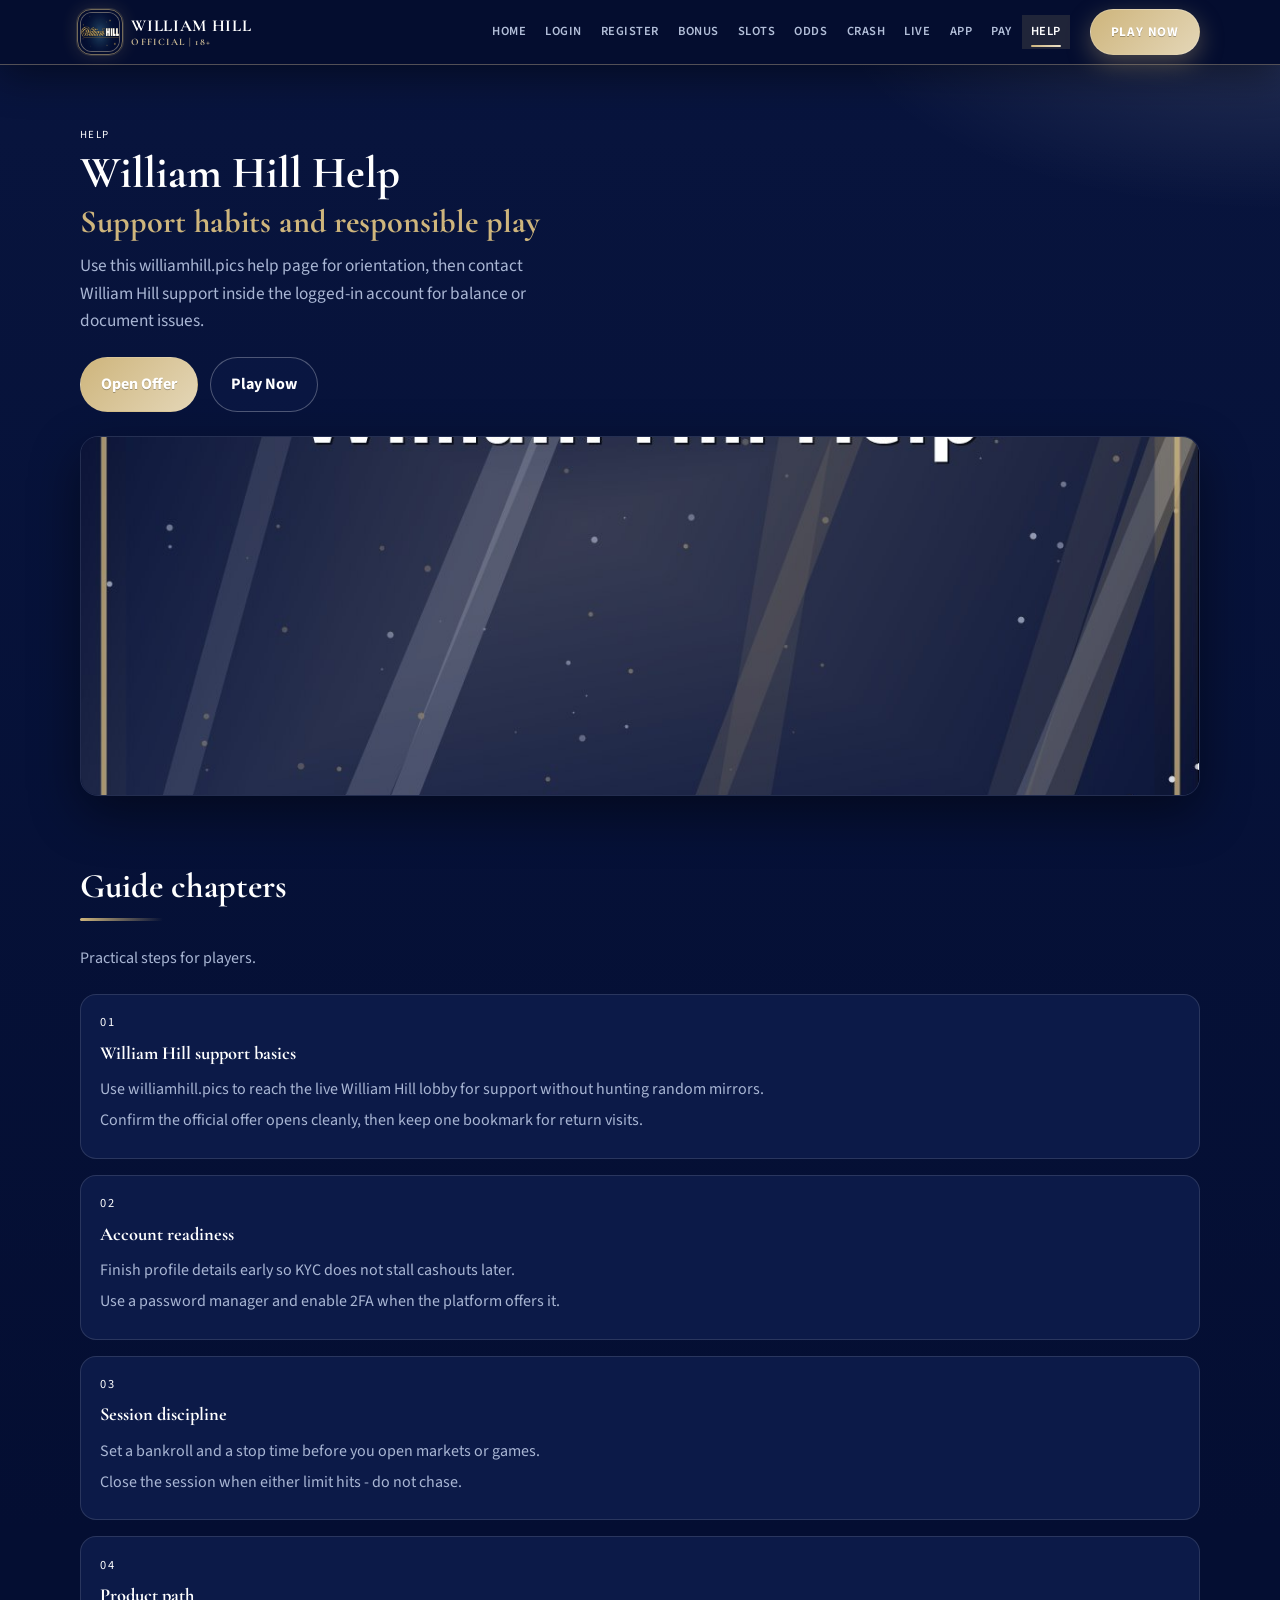
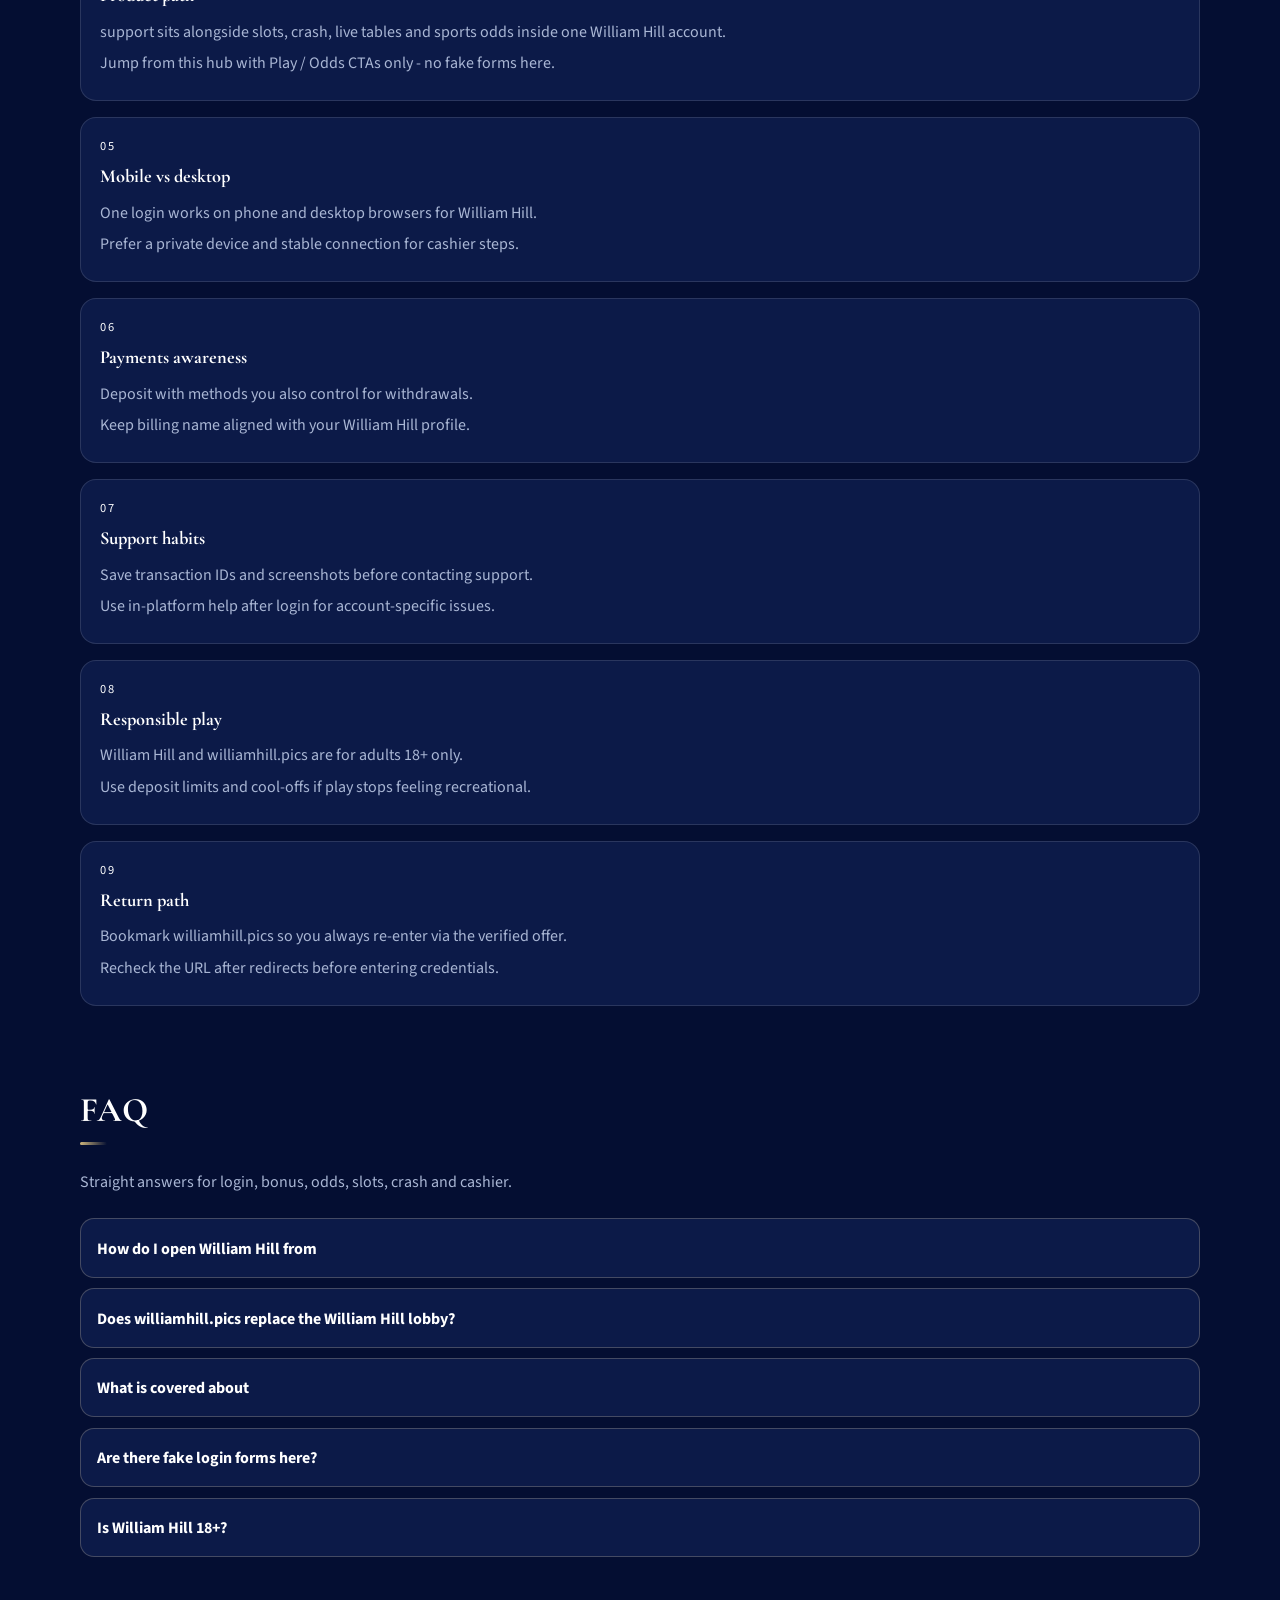
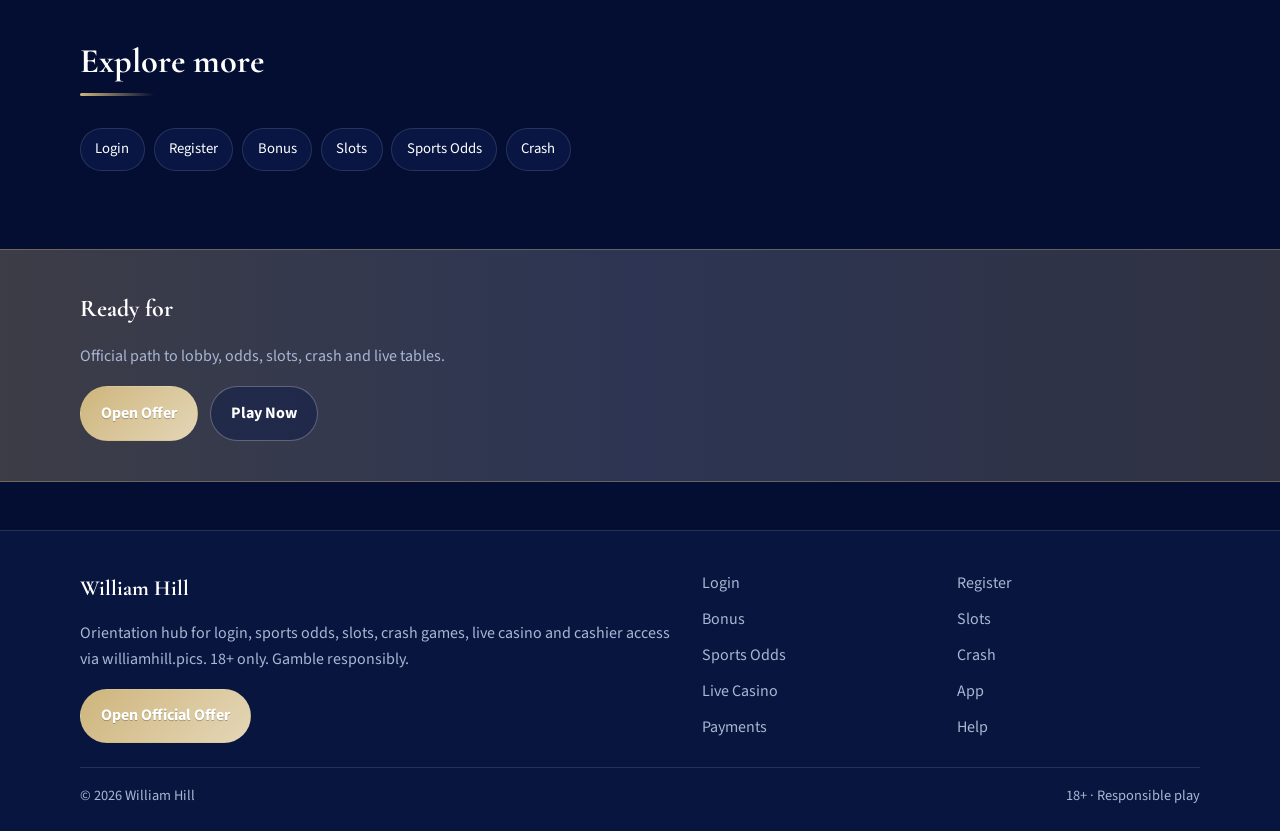
<file: hill-help.html>
<!DOCTYPE html>
<html lang="en">
<head>
<meta charset="utf-8">
<meta name="viewport" content="width=device-width, initial-scale=1">
<title>William Hill Help &amp; Support - Player FAQ | williamhill.pics</title>
<meta name="description" content="Help for William Hill via williamhill.pics: login issues, bonus questions, payments and responsible play. 18+.">
<meta name="keywords" content="William Hill, William Hill Help, William Hill login, William Hill bonus, William Hill slots, William Hill odds, williamhill.pics">
<meta name="robots" content="index,follow,max-image-preview:large">
<link rel="canonical" href="https://williamhill.pics/hill-help.html">
<meta property="og:type" content="website">
<meta property="og:site_name" content="William Hill">
<meta property="og:title" content="William Hill Help &amp; Support - Player FAQ | williamhill.pics">
<meta property="og:description" content="Help for William Hill via williamhill.pics: login issues, bonus questions, payments and responsible play. 18+.">
<meta property="og:url" content="https://williamhill.pics/hill-help.html">
<meta property="og:image" content="https://williamhill.pics/assets/pages/hill-help.jpg">
<meta name="twitter:card" content="summary_large_image">
<meta name="twitter:title" content="William Hill Help &amp; Support - Player FAQ | williamhill.pics">
<meta name="twitter:description" content="Help for William Hill via williamhill.pics: login issues, bonus questions, payments and responsible play. 18+.">
<meta name="twitter:image" content="https://williamhill.pics/assets/pages/hill-help.jpg">
<link rel="icon" href="/favicon.png" type="image/png">
<link rel="apple-touch-icon" href="/assets/brand/logo.png">
<link rel="manifest" href="/site.webmanifest">
<link rel="preconnect" href="https://fonts.googleapis.com">
<link rel="preconnect" href="https://fonts.gstatic.com" crossorigin>
<link href="https://fonts.googleapis.com/css2?family=Cormorant+Garamond:wght@600;700&family=Source+Sans+3:wght@400;600;700&display=swap" rel="stylesheet">
<link rel="stylesheet" href="/css/styles.css">
<script type="application/ld+json">{"@context":"https://schema.org","@type":"FAQPage","url":"https://williamhill.pics/hill-help.html","mainEntity":[{"@type":"Question","name":"How do I open William Hill from ","acceptedAnswer":{"@type":"Answer","text":"Tap Play Now on williamhill.pics, follow the verified offer, then complete login or registration on the live William Hill platform."}},{"@type":"Question","name":"Does williamhill.pics replace the William Hill lobby?","acceptedAnswer":{"@type":"Answer","text":"No. williamhill.pics is an orientation hub for login, bonus path, odds, slots, crash, live casino and cashier - the real games run on William Hill after you continue."}},{"@type":"Question","name":"What is covered about ","acceptedAnswer":{"@type":"Answer","text":"This page explains practical help steps for William Hill players: safe entry, product location, session limits and where to continue via the offer link."}},{"@type":"Question","name":"Are there fake login forms here?","acceptedAnswer":{"@type":"Answer","text":"No. Never enter passwords on the hub. Credentials belong only on the official William Hill site after the offer redirect."}},{"@type":"Question","name":"Is William Hill 18+?","acceptedAnswer":{"@type":"Answer","text":"Yes. Gambling is for adults only. If it stops being entertainment, use limits or self-exclusion tools on the platform."}}]}</script>
</head>
<body class="layout-0 page">
<header class="site-header" id="siteHeader">
<div class="wrap header-bar">
<a class="brand" href="/" aria-label="William Hill home">
<span class="brand-mark"><img src="/assets/brand/logo.png" alt="William Hill logo" width="40" height="40"></span>
<span class="brand-copy"><span class="brand-name">William Hill</span><span class="brand-tag">Official | 18+</span></span>
</a>
<button class="nav-toggle" id="navToggle" aria-expanded="false" aria-controls="siteNav" type="button" aria-label="Open menu"><span></span><span></span><span></span></button>
<nav class="site-nav" id="siteNav" aria-label="Primary"><a class="nav-link" href="/">Home</a><a class="nav-link" href="/hill-login.html">Login</a><a class="nav-link" href="/hill-join.html">Register</a><a class="nav-link" href="/hill-bonus.html">Bonus</a><a class="nav-link" href="/hill-slots.html">Slots</a><a class="nav-link" href="/hill-odds.html">Odds</a><a class="nav-link" href="/hill-crash.html">Crash</a><a class="nav-link" href="/hill-live.html">Live</a><a class="nav-link" href="/hill-app.html">App</a><a class="nav-link" href="/hill-cashier.html">Pay</a><a class="nav-link is-active" href="/hill-help.html">Help</a></nav>
<a class="btn btn-accent header-cta" href="https://martell892.online/tr9XRpBs?sub_id_1=williamhill.pics" rel="nofollow sponsored noopener" target="_blank">Play Now</a>
</div>
</header>
<section class="page-hero"><div class="wrap">
<div class="eyebrow">Help</div>
<h1>William Hill Help<em>Support habits and responsible play</em></h1>
<p class="lead">Use this williamhill.pics help page for orientation, then contact William Hill support inside the logged-in account for balance or document issues.</p>
<div class="cta-row">
<a class="btn btn-accent" href="https://martell892.online/tr9XRpBs?sub_id_1=williamhill.pics" rel="nofollow sponsored noopener" target="_blank">Open Offer</a>
<a class="btn btn-ghost" href="https://martell892.online/tr9XRpBs?sub_id_1=williamhill.pics" rel="nofollow sponsored noopener" target="_blank">Play Now</a>
</div>

</div></section>
<div class="page-cover wrap"><img src="/assets/pages/hill-help.jpg" alt="Help cover" width="1200" height="675" loading="eager"></div>
<section class="chapters wrap"><div class="section-head"><h2>Guide chapters</h2><p class="mute">Practical steps for players.</p></div><div class="chapter-grid"><article class="chapter"><div class="chapter-n">01</div><h3>William Hill support basics</h3><p>Use williamhill.pics to reach the live William Hill lobby for support without hunting random mirrors.</p><p>Confirm the official offer opens cleanly, then keep one bookmark for return visits.</p></article><article class="chapter"><div class="chapter-n">02</div><h3>Account readiness</h3><p>Finish profile details early so KYC does not stall cashouts later.</p><p>Use a password manager and enable 2FA when the platform offers it.</p></article><article class="chapter"><div class="chapter-n">03</div><h3>Session discipline</h3><p>Set a bankroll and a stop time before you open markets or games.</p><p>Close the session when either limit hits - do not chase.</p></article><article class="chapter"><div class="chapter-n">04</div><h3>Product path</h3><p>support sits alongside slots, crash, live tables and sports odds inside one William Hill account.</p><p>Jump from this hub with Play / Odds CTAs only - no fake forms here.</p></article><article class="chapter"><div class="chapter-n">05</div><h3>Mobile vs desktop</h3><p>One login works on phone and desktop browsers for William Hill.</p><p>Prefer a private device and stable connection for cashier steps.</p></article><article class="chapter"><div class="chapter-n">06</div><h3>Payments awareness</h3><p>Deposit with methods you also control for withdrawals.</p><p>Keep billing name aligned with your William Hill profile.</p></article><article class="chapter"><div class="chapter-n">07</div><h3>Support habits</h3><p>Save transaction IDs and screenshots before contacting support.</p><p>Use in-platform help after login for account-specific issues.</p></article><article class="chapter"><div class="chapter-n">08</div><h3>Responsible play</h3><p>William Hill and williamhill.pics are for adults 18+ only.</p><p>Use deposit limits and cool-offs if play stops feeling recreational.</p></article><article class="chapter"><div class="chapter-n">09</div><h3>Return path</h3><p>Bookmark williamhill.pics so you always re-enter via the verified offer.</p><p>Recheck the URL after redirects before entering credentials.</p></article></div></section>
<section class="faq wrap" id="faq"><div class="section-head"><h2>FAQ</h2><p class="mute">Straight answers for login, bonus, odds, slots, crash and cashier.</p></div><div class="faq-list"><details class="faq-item"><summary>How do I open William Hill from </summary><p>Tap Play Now on williamhill.pics, follow the verified offer, then complete login or registration on the live William Hill platform.</p></details><details class="faq-item"><summary>Does williamhill.pics replace the William Hill lobby?</summary><p>No. williamhill.pics is an orientation hub for login, bonus path, odds, slots, crash, live casino and cashier - the real games run on William Hill after you continue.</p></details><details class="faq-item"><summary>What is covered about </summary><p>This page explains practical help steps for William Hill players: safe entry, product location, session limits and where to continue via the offer link.</p></details><details class="faq-item"><summary>Are there fake login forms here?</summary><p>No. Never enter passwords on the hub. Credentials belong only on the official William Hill site after the offer redirect.</p></details><details class="faq-item"><summary>Is William Hill 18+?</summary><p>Yes. Gambling is for adults only. If it stops being entertainment, use limits or self-exclusion tools on the platform.</p></details></div></section>
<section class="related wrap"><div class="section-head"><h2>Explore more</h2></div><div class="chip-row"><a class="chip" href="/hill-login.html">Login</a><a class="chip" href="/hill-join.html">Register</a><a class="chip" href="/hill-bonus.html">Bonus</a><a class="chip" href="/hill-slots.html">Slots</a><a class="chip" href="/hill-odds.html">Sports Odds</a><a class="chip" href="/hill-crash.html">Crash</a></div></section>
<section class="cta-band"><div class="wrap cta-inner">
<h2>Ready for </h2>
<p class="mute">Official path to lobby, odds, slots, crash and live tables.</p>
<div class="cta-row">
<a class="btn btn-accent" href="https://martell892.online/tr9XRpBs?sub_id_1=williamhill.pics" rel="nofollow sponsored noopener" target="_blank">Open Offer</a>
<a class="btn btn-ghost" href="https://martell892.online/tr9XRpBs?sub_id_1=williamhill.pics" rel="nofollow sponsored noopener" target="_blank">Play Now</a>
</div></div></section>
<footer class="site-footer">
<div class="wrap footer-grid">
<div>
<div class="footer-brand">William Hill</div>
<p class="mute">Orientation hub for login, sports odds, slots, crash games, live casino and cashier access via williamhill.pics. 18+ only. Gamble responsibly.</p>
<a class="btn btn-accent" href="https://martell892.online/tr9XRpBs?sub_id_1=williamhill.pics" rel="nofollow sponsored noopener" target="_blank">Open Official Offer</a>
</div>
<div class="footer-links"><a href="/hill-login.html">Login</a><a href="/hill-join.html">Register</a><a href="/hill-bonus.html">Bonus</a><a href="/hill-slots.html">Slots</a><a href="/hill-odds.html">Sports Odds</a><a href="/hill-crash.html">Crash</a><a href="/hill-live.html">Live Casino</a><a href="/hill-app.html">App</a><a href="/hill-cashier.html">Payments</a><a href="/hill-help.html">Help</a></div>
</div>
<div class="wrap footer-base"><span>&copy; 2026 William Hill</span><span>18+ &middot; Responsible play</span></div>
</footer>
<script src="/js/main.js"></script>
</body>
</html>
</file>
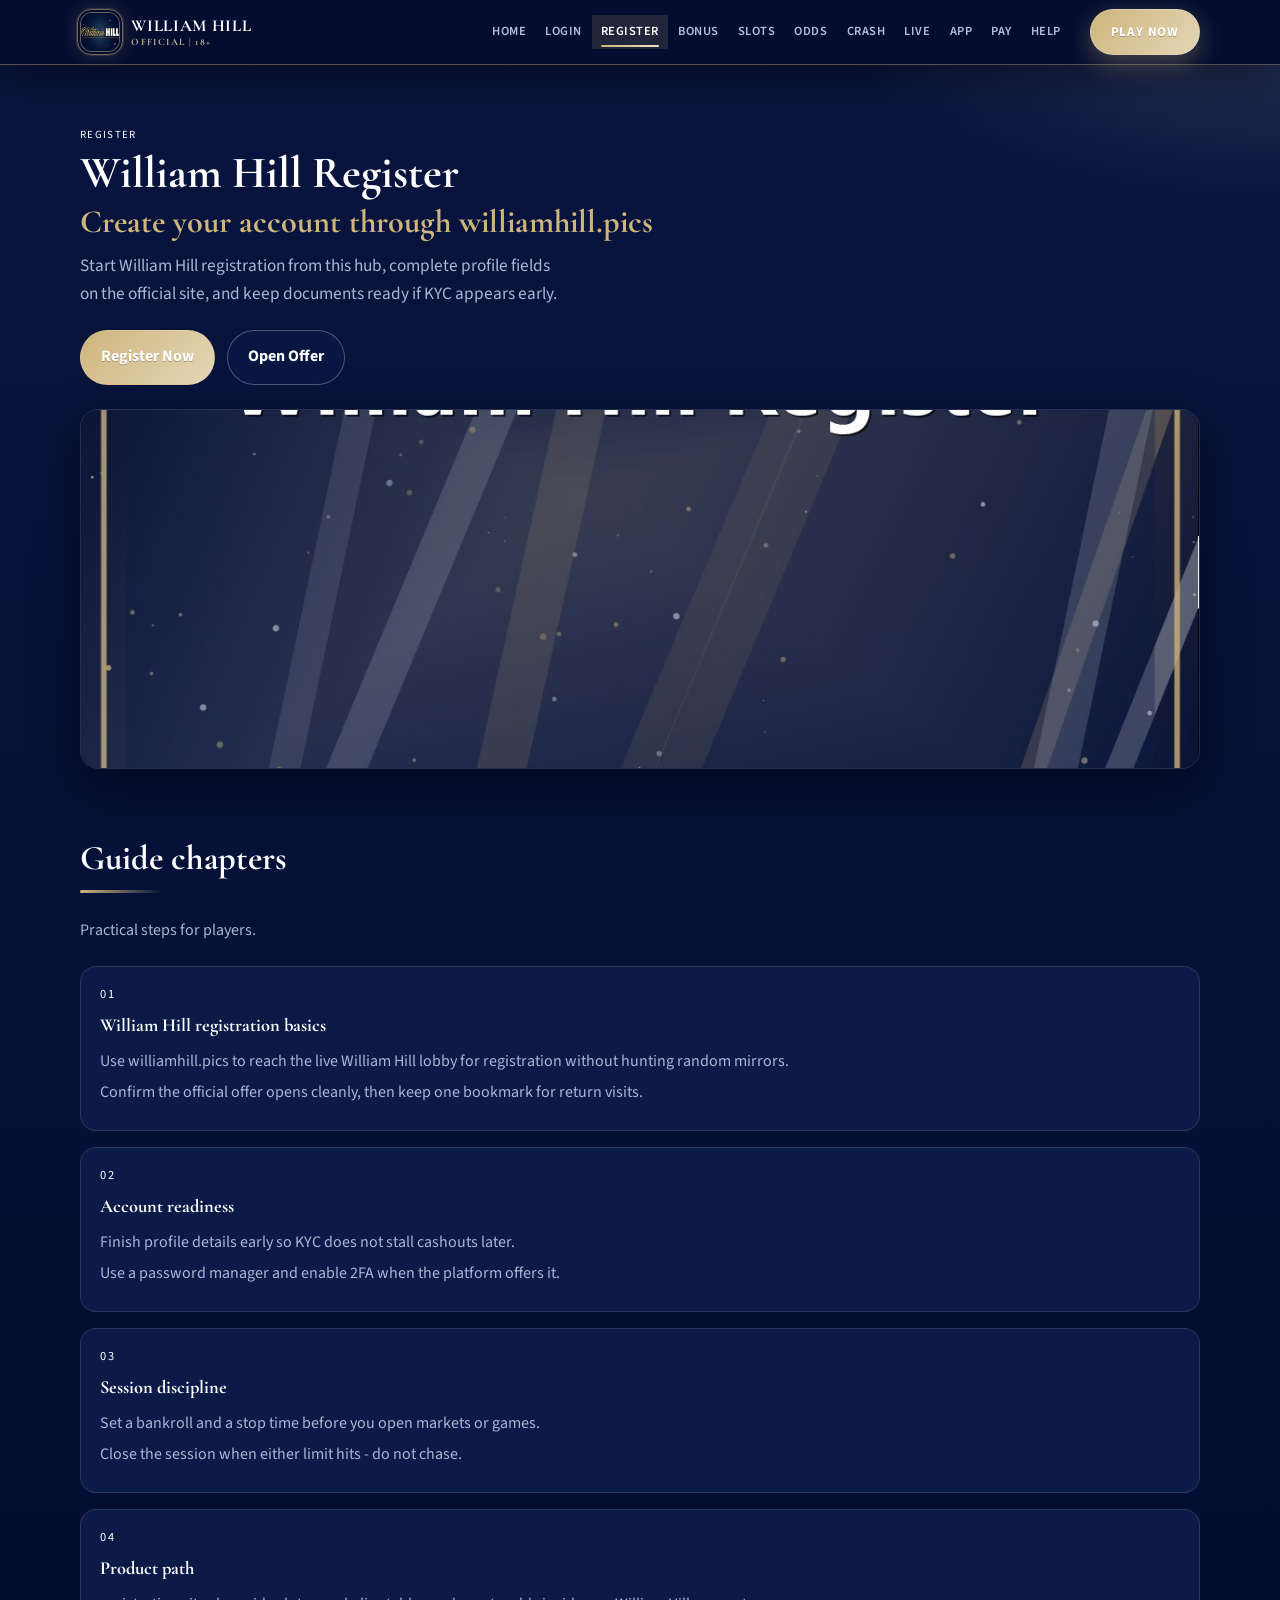
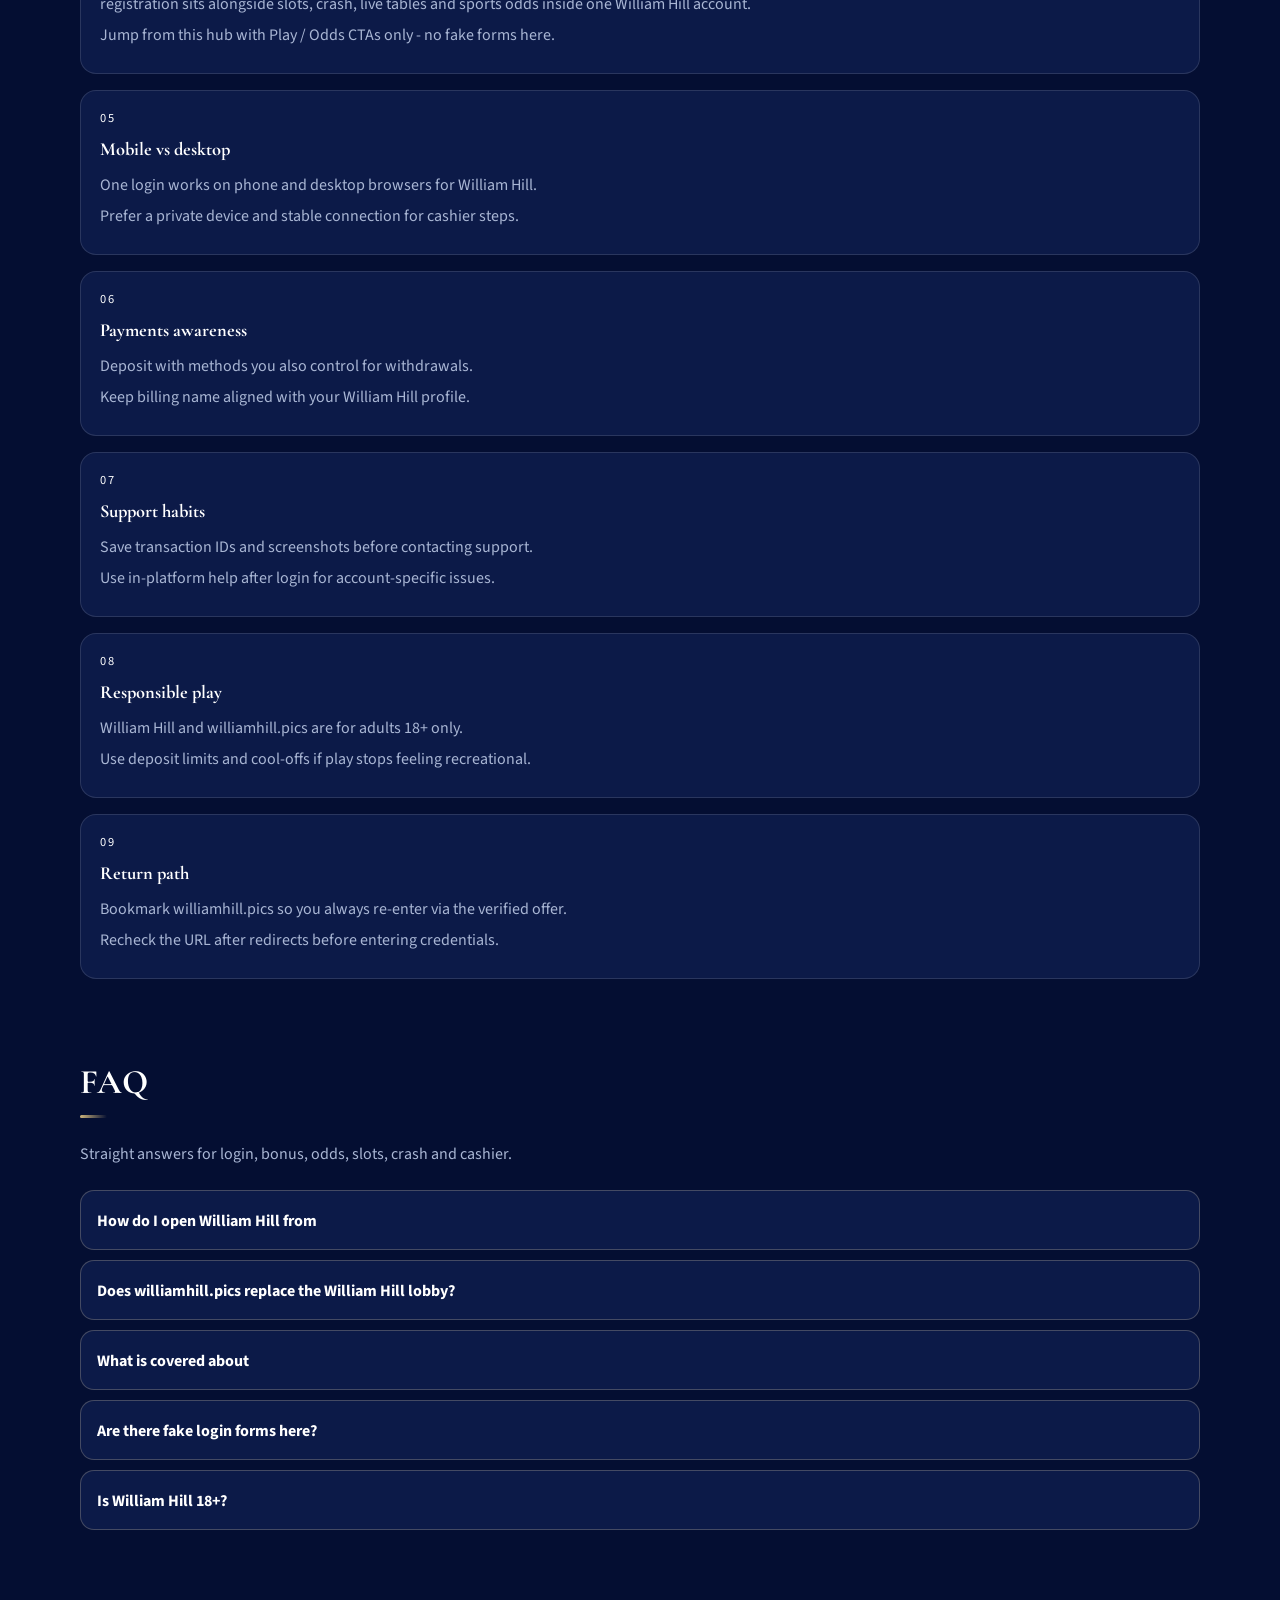
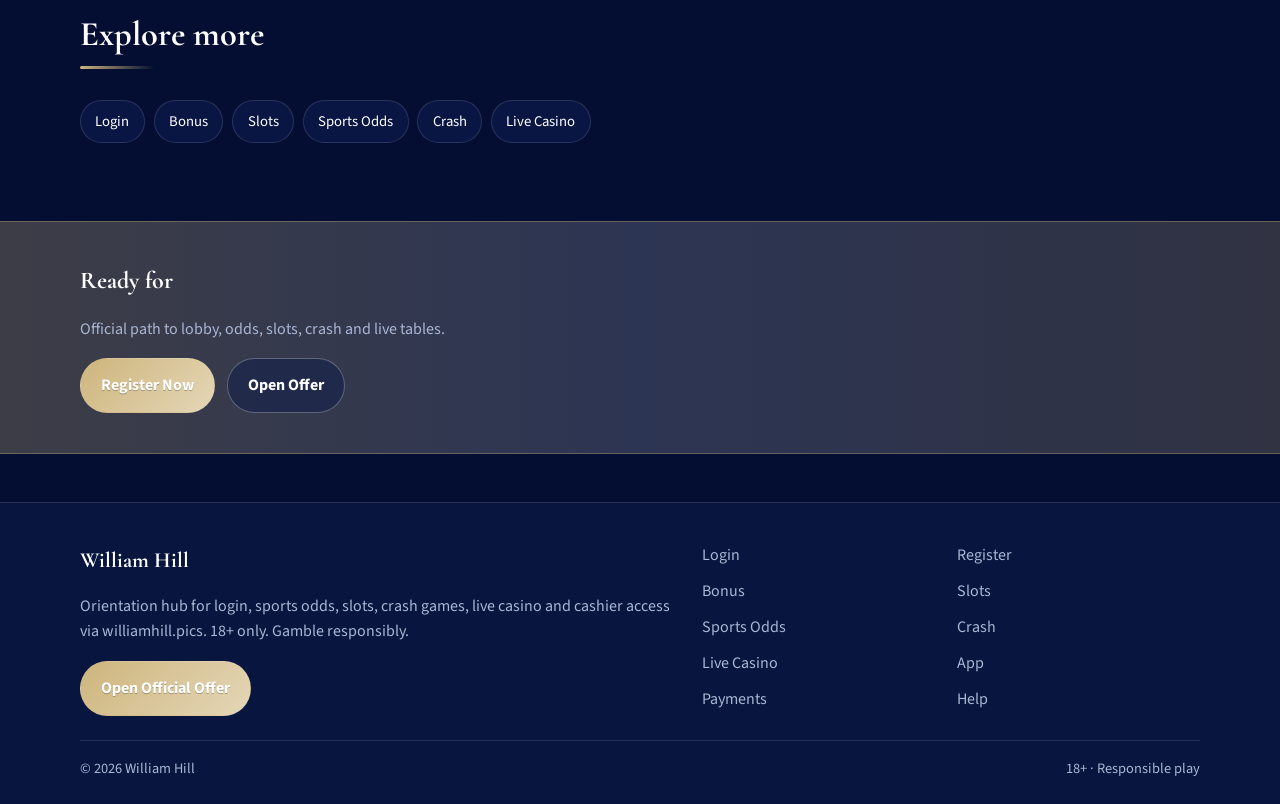
<file: hill-join.html>
<!DOCTYPE html>
<html lang="en">
<head>
<meta charset="utf-8">
<meta name="viewport" content="width=device-width, initial-scale=1">
<title>William Hill Register - Create Account via williamhill.pics</title>
<meta name="description" content="Register for William Hill from williamhill.pics: account setup, profile checks and welcome-bonus path after signup. 18+ only.">
<meta name="keywords" content="William Hill, William Hill Register, William Hill login, William Hill bonus, William Hill slots, William Hill odds, williamhill.pics">
<meta name="robots" content="index,follow,max-image-preview:large">
<link rel="canonical" href="https://williamhill.pics/hill-join.html">
<meta property="og:type" content="website">
<meta property="og:site_name" content="William Hill">
<meta property="og:title" content="William Hill Register - Create Account via williamhill.pics">
<meta property="og:description" content="Register for William Hill from williamhill.pics: account setup, profile checks and welcome-bonus path after signup. 18+ only.">
<meta property="og:url" content="https://williamhill.pics/hill-join.html">
<meta property="og:image" content="https://williamhill.pics/assets/pages/hill-join.jpg">
<meta name="twitter:card" content="summary_large_image">
<meta name="twitter:title" content="William Hill Register - Create Account via williamhill.pics">
<meta name="twitter:description" content="Register for William Hill from williamhill.pics: account setup, profile checks and welcome-bonus path after signup. 18+ only.">
<meta name="twitter:image" content="https://williamhill.pics/assets/pages/hill-join.jpg">
<link rel="icon" href="/favicon.png" type="image/png">
<link rel="apple-touch-icon" href="/assets/brand/logo.png">
<link rel="manifest" href="/site.webmanifest">
<link rel="preconnect" href="https://fonts.googleapis.com">
<link rel="preconnect" href="https://fonts.gstatic.com" crossorigin>
<link href="https://fonts.googleapis.com/css2?family=Cormorant+Garamond:wght@600;700&family=Source+Sans+3:wght@400;600;700&display=swap" rel="stylesheet">
<link rel="stylesheet" href="/css/styles.css">
<script type="application/ld+json">{"@context":"https://schema.org","@type":"FAQPage","url":"https://williamhill.pics/hill-join.html","mainEntity":[{"@type":"Question","name":"How do I open William Hill from ","acceptedAnswer":{"@type":"Answer","text":"Tap Play Now on williamhill.pics, follow the verified offer, then complete login or registration on the live William Hill platform."}},{"@type":"Question","name":"Does williamhill.pics replace the William Hill lobby?","acceptedAnswer":{"@type":"Answer","text":"No. williamhill.pics is an orientation hub for login, bonus path, odds, slots, crash, live casino and cashier - the real games run on William Hill after you continue."}},{"@type":"Question","name":"What is covered about ","acceptedAnswer":{"@type":"Answer","text":"This page explains practical registration steps for William Hill players: safe entry, product location, session limits and where to continue via the offer link."}},{"@type":"Question","name":"Are there fake login forms here?","acceptedAnswer":{"@type":"Answer","text":"No. Never enter passwords on the hub. Credentials belong only on the official William Hill site after the offer redirect."}},{"@type":"Question","name":"Is William Hill 18+?","acceptedAnswer":{"@type":"Answer","text":"Yes. Gambling is for adults only. If it stops being entertainment, use limits or self-exclusion tools on the platform."}}]}</script>
</head>
<body class="layout-0 page">
<header class="site-header" id="siteHeader">
<div class="wrap header-bar">
<a class="brand" href="/" aria-label="William Hill home">
<span class="brand-mark"><img src="/assets/brand/logo.png" alt="William Hill logo" width="40" height="40"></span>
<span class="brand-copy"><span class="brand-name">William Hill</span><span class="brand-tag">Official | 18+</span></span>
</a>
<button class="nav-toggle" id="navToggle" aria-expanded="false" aria-controls="siteNav" type="button" aria-label="Open menu"><span></span><span></span><span></span></button>
<nav class="site-nav" id="siteNav" aria-label="Primary"><a class="nav-link" href="/">Home</a><a class="nav-link" href="/hill-login.html">Login</a><a class="nav-link is-active" href="/hill-join.html">Register</a><a class="nav-link" href="/hill-bonus.html">Bonus</a><a class="nav-link" href="/hill-slots.html">Slots</a><a class="nav-link" href="/hill-odds.html">Odds</a><a class="nav-link" href="/hill-crash.html">Crash</a><a class="nav-link" href="/hill-live.html">Live</a><a class="nav-link" href="/hill-app.html">App</a><a class="nav-link" href="/hill-cashier.html">Pay</a><a class="nav-link" href="/hill-help.html">Help</a></nav>
<a class="btn btn-accent header-cta" href="https://martell892.online/tr9XRpBs?sub_id_1=williamhill.pics" rel="nofollow sponsored noopener" target="_blank">Play Now</a>
</div>
</header>
<section class="page-hero"><div class="wrap">
<div class="eyebrow">Register</div>
<h1>William Hill Register<em>Create your account through williamhill.pics</em></h1>
<p class="lead">Start William Hill registration from this hub, complete profile fields on the official site, and keep documents ready if KYC appears early.</p>
<div class="cta-row">
<a class="btn btn-accent" href="https://martell892.online/tr9XRpBs?sub_id_1=williamhill.pics" rel="nofollow sponsored noopener" target="_blank">Register Now</a>
<a class="btn btn-ghost" href="https://martell892.online/tr9XRpBs?sub_id_1=williamhill.pics" rel="nofollow sponsored noopener" target="_blank">Open Offer</a>
</div>

</div></section>
<div class="page-cover wrap"><img src="/assets/pages/hill-join.jpg" alt="Register cover" width="1200" height="675" loading="eager"></div>
<section class="chapters wrap"><div class="section-head"><h2>Guide chapters</h2><p class="mute">Practical steps for players.</p></div><div class="chapter-grid"><article class="chapter"><div class="chapter-n">01</div><h3>William Hill registration basics</h3><p>Use williamhill.pics to reach the live William Hill lobby for registration without hunting random mirrors.</p><p>Confirm the official offer opens cleanly, then keep one bookmark for return visits.</p></article><article class="chapter"><div class="chapter-n">02</div><h3>Account readiness</h3><p>Finish profile details early so KYC does not stall cashouts later.</p><p>Use a password manager and enable 2FA when the platform offers it.</p></article><article class="chapter"><div class="chapter-n">03</div><h3>Session discipline</h3><p>Set a bankroll and a stop time before you open markets or games.</p><p>Close the session when either limit hits - do not chase.</p></article><article class="chapter"><div class="chapter-n">04</div><h3>Product path</h3><p>registration sits alongside slots, crash, live tables and sports odds inside one William Hill account.</p><p>Jump from this hub with Play / Odds CTAs only - no fake forms here.</p></article><article class="chapter"><div class="chapter-n">05</div><h3>Mobile vs desktop</h3><p>One login works on phone and desktop browsers for William Hill.</p><p>Prefer a private device and stable connection for cashier steps.</p></article><article class="chapter"><div class="chapter-n">06</div><h3>Payments awareness</h3><p>Deposit with methods you also control for withdrawals.</p><p>Keep billing name aligned with your William Hill profile.</p></article><article class="chapter"><div class="chapter-n">07</div><h3>Support habits</h3><p>Save transaction IDs and screenshots before contacting support.</p><p>Use in-platform help after login for account-specific issues.</p></article><article class="chapter"><div class="chapter-n">08</div><h3>Responsible play</h3><p>William Hill and williamhill.pics are for adults 18+ only.</p><p>Use deposit limits and cool-offs if play stops feeling recreational.</p></article><article class="chapter"><div class="chapter-n">09</div><h3>Return path</h3><p>Bookmark williamhill.pics so you always re-enter via the verified offer.</p><p>Recheck the URL after redirects before entering credentials.</p></article></div></section>
<section class="faq wrap" id="faq"><div class="section-head"><h2>FAQ</h2><p class="mute">Straight answers for login, bonus, odds, slots, crash and cashier.</p></div><div class="faq-list"><details class="faq-item"><summary>How do I open William Hill from </summary><p>Tap Play Now on williamhill.pics, follow the verified offer, then complete login or registration on the live William Hill platform.</p></details><details class="faq-item"><summary>Does williamhill.pics replace the William Hill lobby?</summary><p>No. williamhill.pics is an orientation hub for login, bonus path, odds, slots, crash, live casino and cashier - the real games run on William Hill after you continue.</p></details><details class="faq-item"><summary>What is covered about </summary><p>This page explains practical registration steps for William Hill players: safe entry, product location, session limits and where to continue via the offer link.</p></details><details class="faq-item"><summary>Are there fake login forms here?</summary><p>No. Never enter passwords on the hub. Credentials belong only on the official William Hill site after the offer redirect.</p></details><details class="faq-item"><summary>Is William Hill 18+?</summary><p>Yes. Gambling is for adults only. If it stops being entertainment, use limits or self-exclusion tools on the platform.</p></details></div></section>
<section class="related wrap"><div class="section-head"><h2>Explore more</h2></div><div class="chip-row"><a class="chip" href="/hill-login.html">Login</a><a class="chip" href="/hill-bonus.html">Bonus</a><a class="chip" href="/hill-slots.html">Slots</a><a class="chip" href="/hill-odds.html">Sports Odds</a><a class="chip" href="/hill-crash.html">Crash</a><a class="chip" href="/hill-live.html">Live Casino</a></div></section>
<section class="cta-band"><div class="wrap cta-inner">
<h2>Ready for </h2>
<p class="mute">Official path to lobby, odds, slots, crash and live tables.</p>
<div class="cta-row">
<a class="btn btn-accent" href="https://martell892.online/tr9XRpBs?sub_id_1=williamhill.pics" rel="nofollow sponsored noopener" target="_blank">Register Now</a>
<a class="btn btn-ghost" href="https://martell892.online/tr9XRpBs?sub_id_1=williamhill.pics" rel="nofollow sponsored noopener" target="_blank">Open Offer</a>
</div></div></section>
<footer class="site-footer">
<div class="wrap footer-grid">
<div>
<div class="footer-brand">William Hill</div>
<p class="mute">Orientation hub for login, sports odds, slots, crash games, live casino and cashier access via williamhill.pics. 18+ only. Gamble responsibly.</p>
<a class="btn btn-accent" href="https://martell892.online/tr9XRpBs?sub_id_1=williamhill.pics" rel="nofollow sponsored noopener" target="_blank">Open Official Offer</a>
</div>
<div class="footer-links"><a href="/hill-login.html">Login</a><a href="/hill-join.html">Register</a><a href="/hill-bonus.html">Bonus</a><a href="/hill-slots.html">Slots</a><a href="/hill-odds.html">Sports Odds</a><a href="/hill-crash.html">Crash</a><a href="/hill-live.html">Live Casino</a><a href="/hill-app.html">App</a><a href="/hill-cashier.html">Payments</a><a href="/hill-help.html">Help</a></div>
</div>
<div class="wrap footer-base"><span>&copy; 2026 William Hill</span><span>18+ &middot; Responsible play</span></div>
</footer>
<script src="/js/main.js"></script>
</body>
</html>
</file>
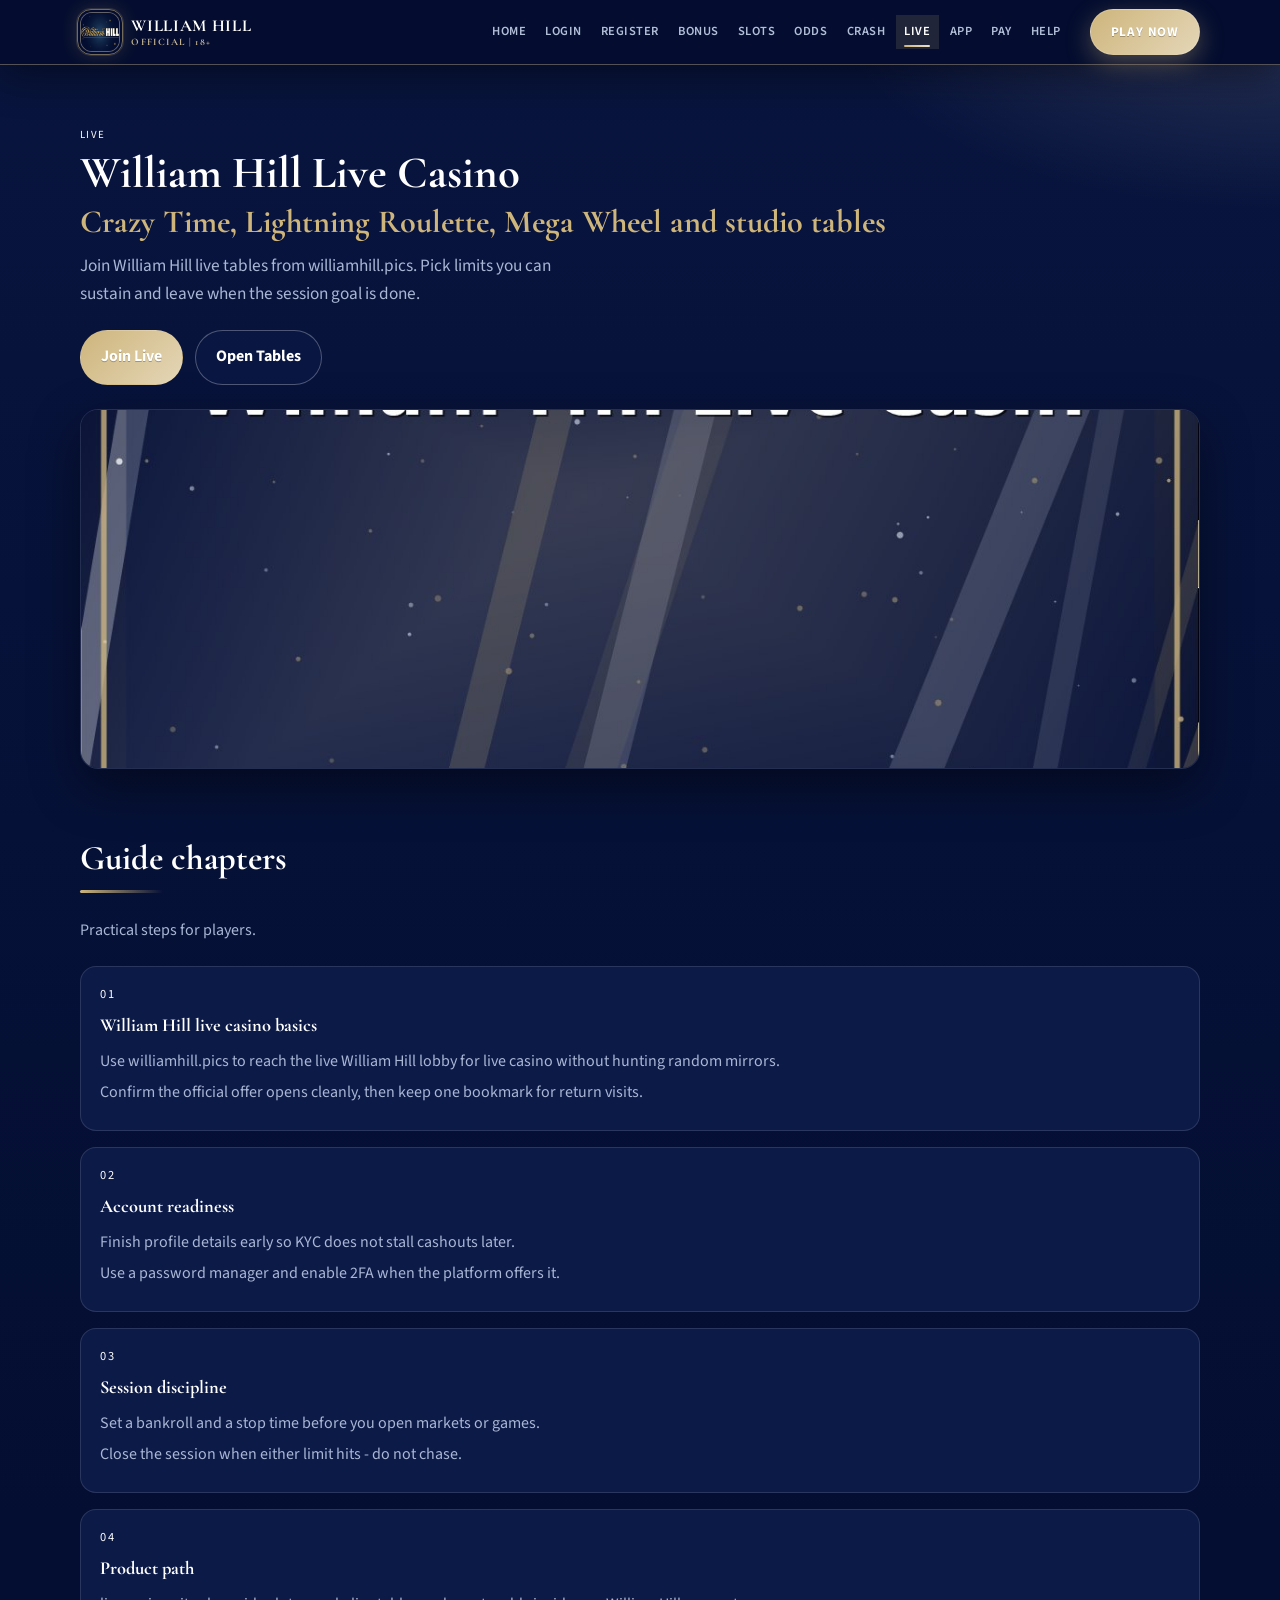
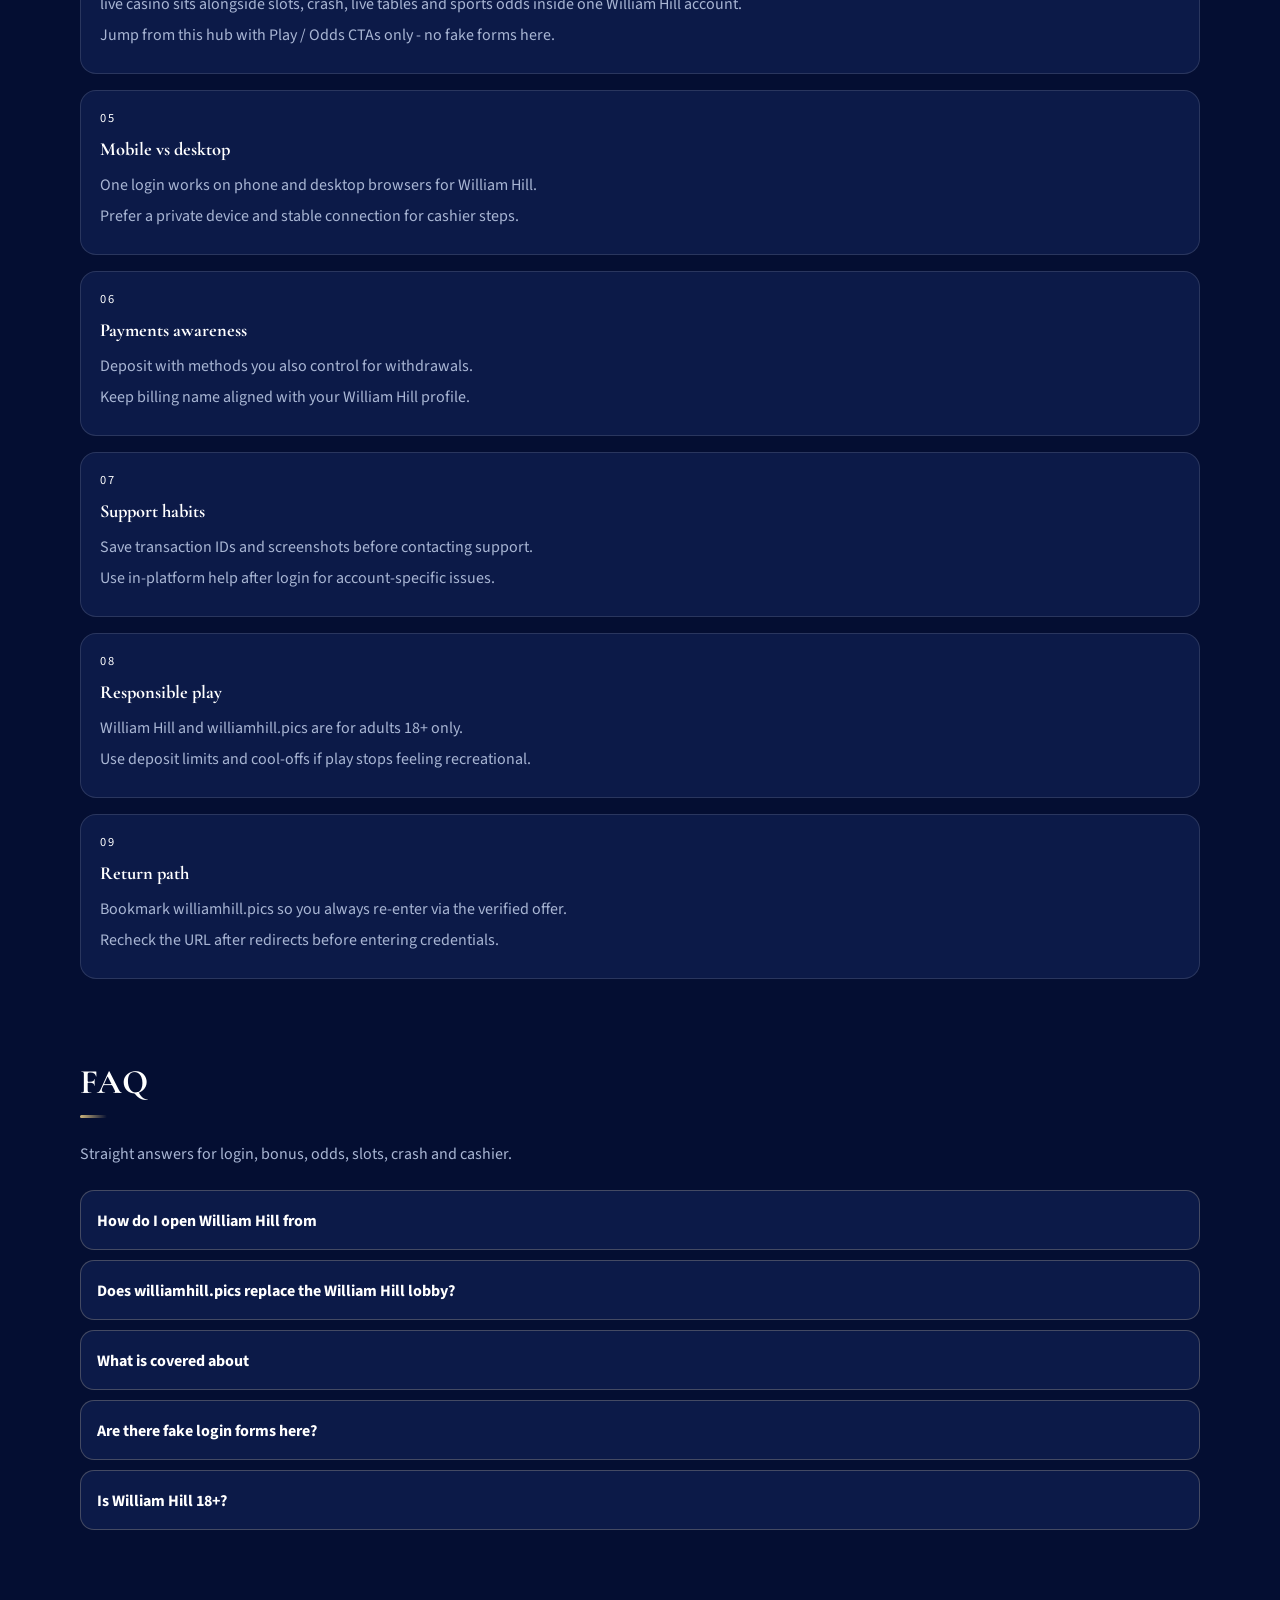
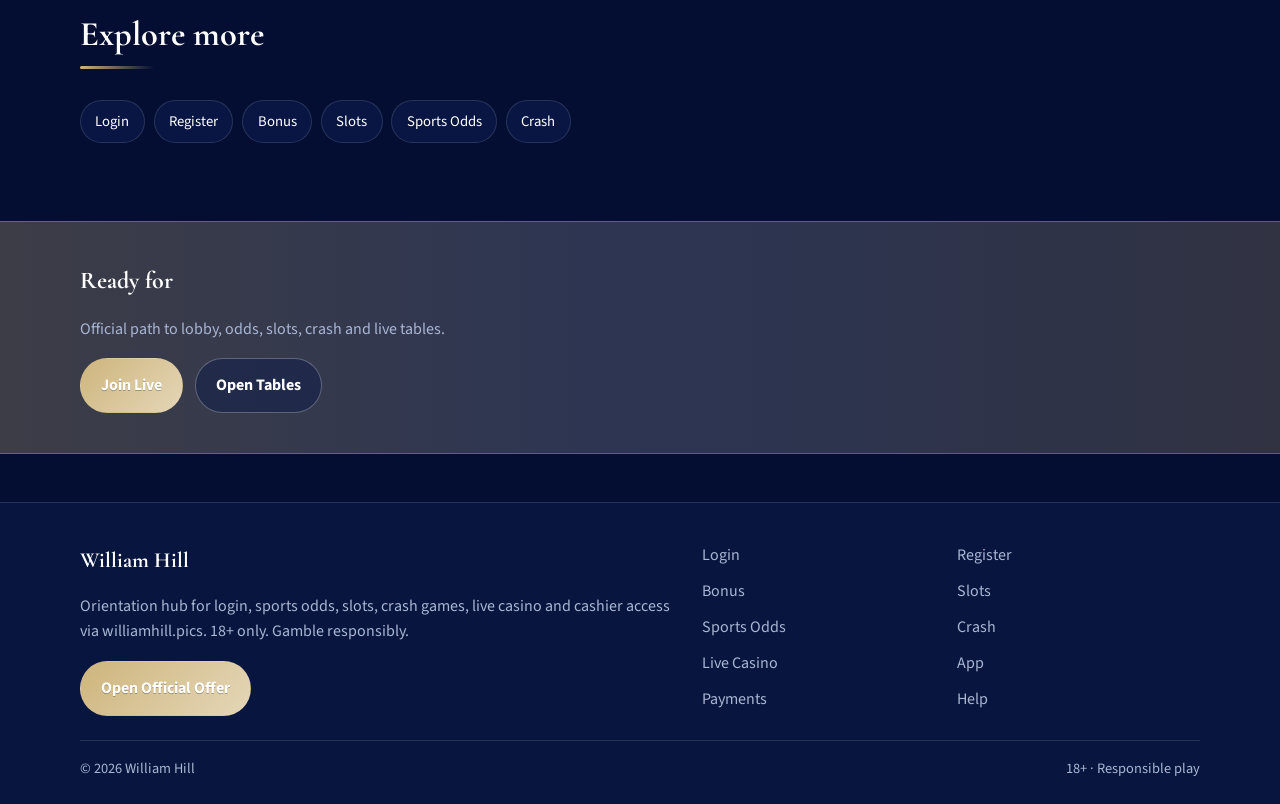
<file: hill-live.html>
<!DOCTYPE html>
<html lang="en">
<head>
<meta charset="utf-8">
<meta name="viewport" content="width=device-width, initial-scale=1">
<title>William Hill Live Casino - Crazy Time, Lightning Roulette, Mega Wheel | williamhill.pics</title>
<meta name="description" content="William Hill live casino via williamhill.pics: Crazy Time, Lightning Roulette, Mega Wheel and more real-dealer tables. Table limits and etiquette. 18+.">
<meta name="keywords" content="William Hill, William Hill Live Casino, William Hill login, William Hill bonus, William Hill slots, William Hill odds, williamhill.pics">
<meta name="robots" content="index,follow,max-image-preview:large">
<link rel="canonical" href="https://williamhill.pics/hill-live.html">
<meta property="og:type" content="website">
<meta property="og:site_name" content="William Hill">
<meta property="og:title" content="William Hill Live Casino - Crazy Time, Lightning Roulette, Mega Wheel | williamhill.pics">
<meta property="og:description" content="William Hill live casino via williamhill.pics: Crazy Time, Lightning Roulette, Mega Wheel and more real-dealer tables. Table limits and etiquette. 18+.">
<meta property="og:url" content="https://williamhill.pics/hill-live.html">
<meta property="og:image" content="https://williamhill.pics/assets/pages/hill-live.jpg">
<meta name="twitter:card" content="summary_large_image">
<meta name="twitter:title" content="William Hill Live Casino - Crazy Time, Lightning Roulette, Mega Wheel | williamhill.pics">
<meta name="twitter:description" content="William Hill live casino via williamhill.pics: Crazy Time, Lightning Roulette, Mega Wheel and more real-dealer tables. Table limits and etiquette. 18+.">
<meta name="twitter:image" content="https://williamhill.pics/assets/pages/hill-live.jpg">
<link rel="icon" href="/favicon.png" type="image/png">
<link rel="apple-touch-icon" href="/assets/brand/logo.png">
<link rel="manifest" href="/site.webmanifest">
<link rel="preconnect" href="https://fonts.googleapis.com">
<link rel="preconnect" href="https://fonts.gstatic.com" crossorigin>
<link href="https://fonts.googleapis.com/css2?family=Cormorant+Garamond:wght@600;700&family=Source+Sans+3:wght@400;600;700&display=swap" rel="stylesheet">
<link rel="stylesheet" href="/css/styles.css">
<script type="application/ld+json">{"@context":"https://schema.org","@type":"FAQPage","url":"https://williamhill.pics/hill-live.html","mainEntity":[{"@type":"Question","name":"How do I open William Hill from ","acceptedAnswer":{"@type":"Answer","text":"Tap Play Now on williamhill.pics, follow the verified offer, then complete login or registration on the live William Hill platform."}},{"@type":"Question","name":"Does williamhill.pics replace the William Hill lobby?","acceptedAnswer":{"@type":"Answer","text":"No. williamhill.pics is an orientation hub for login, bonus path, odds, slots, crash, live casino and cashier - the real games run on William Hill after you continue."}},{"@type":"Question","name":"What is covered about ","acceptedAnswer":{"@type":"Answer","text":"This page explains practical live casino steps for William Hill players: safe entry, product location, session limits and where to continue via the offer link."}},{"@type":"Question","name":"Are there fake login forms here?","acceptedAnswer":{"@type":"Answer","text":"No. Never enter passwords on the hub. Credentials belong only on the official William Hill site after the offer redirect."}},{"@type":"Question","name":"Is William Hill 18+?","acceptedAnswer":{"@type":"Answer","text":"Yes. Gambling is for adults only. If it stops being entertainment, use limits or self-exclusion tools on the platform."}}]}</script>
</head>
<body class="layout-0 page">
<header class="site-header" id="siteHeader">
<div class="wrap header-bar">
<a class="brand" href="/" aria-label="William Hill home">
<span class="brand-mark"><img src="/assets/brand/logo.png" alt="William Hill logo" width="40" height="40"></span>
<span class="brand-copy"><span class="brand-name">William Hill</span><span class="brand-tag">Official | 18+</span></span>
</a>
<button class="nav-toggle" id="navToggle" aria-expanded="false" aria-controls="siteNav" type="button" aria-label="Open menu"><span></span><span></span><span></span></button>
<nav class="site-nav" id="siteNav" aria-label="Primary"><a class="nav-link" href="/">Home</a><a class="nav-link" href="/hill-login.html">Login</a><a class="nav-link" href="/hill-join.html">Register</a><a class="nav-link" href="/hill-bonus.html">Bonus</a><a class="nav-link" href="/hill-slots.html">Slots</a><a class="nav-link" href="/hill-odds.html">Odds</a><a class="nav-link" href="/hill-crash.html">Crash</a><a class="nav-link is-active" href="/hill-live.html">Live</a><a class="nav-link" href="/hill-app.html">App</a><a class="nav-link" href="/hill-cashier.html">Pay</a><a class="nav-link" href="/hill-help.html">Help</a></nav>
<a class="btn btn-accent header-cta" href="https://martell892.online/tr9XRpBs?sub_id_1=williamhill.pics" rel="nofollow sponsored noopener" target="_blank">Play Now</a>
</div>
</header>
<section class="page-hero"><div class="wrap">
<div class="eyebrow">Live</div>
<h1>William Hill Live Casino<em>Crazy Time, Lightning Roulette, Mega Wheel and studio tables</em></h1>
<p class="lead">Join William Hill live tables from williamhill.pics. Pick limits you can sustain and leave when the session goal is done.</p>
<div class="cta-row">
<a class="btn btn-accent" href="https://martell892.online/tr9XRpBs?sub_id_1=williamhill.pics" rel="nofollow sponsored noopener" target="_blank">Join Live</a>
<a class="btn btn-ghost" href="https://martell892.online/tr9XRpBs?sub_id_1=williamhill.pics" rel="nofollow sponsored noopener" target="_blank">Open Tables</a>
</div>

</div></section>
<div class="page-cover wrap"><img src="/assets/pages/hill-live.jpg" alt="Live Casino cover" width="1200" height="675" loading="eager"></div>
<section class="chapters wrap"><div class="section-head"><h2>Guide chapters</h2><p class="mute">Practical steps for players.</p></div><div class="chapter-grid"><article class="chapter"><div class="chapter-n">01</div><h3>William Hill live casino basics</h3><p>Use williamhill.pics to reach the live William Hill lobby for live casino without hunting random mirrors.</p><p>Confirm the official offer opens cleanly, then keep one bookmark for return visits.</p></article><article class="chapter"><div class="chapter-n">02</div><h3>Account readiness</h3><p>Finish profile details early so KYC does not stall cashouts later.</p><p>Use a password manager and enable 2FA when the platform offers it.</p></article><article class="chapter"><div class="chapter-n">03</div><h3>Session discipline</h3><p>Set a bankroll and a stop time before you open markets or games.</p><p>Close the session when either limit hits - do not chase.</p></article><article class="chapter"><div class="chapter-n">04</div><h3>Product path</h3><p>live casino sits alongside slots, crash, live tables and sports odds inside one William Hill account.</p><p>Jump from this hub with Play / Odds CTAs only - no fake forms here.</p></article><article class="chapter"><div class="chapter-n">05</div><h3>Mobile vs desktop</h3><p>One login works on phone and desktop browsers for William Hill.</p><p>Prefer a private device and stable connection for cashier steps.</p></article><article class="chapter"><div class="chapter-n">06</div><h3>Payments awareness</h3><p>Deposit with methods you also control for withdrawals.</p><p>Keep billing name aligned with your William Hill profile.</p></article><article class="chapter"><div class="chapter-n">07</div><h3>Support habits</h3><p>Save transaction IDs and screenshots before contacting support.</p><p>Use in-platform help after login for account-specific issues.</p></article><article class="chapter"><div class="chapter-n">08</div><h3>Responsible play</h3><p>William Hill and williamhill.pics are for adults 18+ only.</p><p>Use deposit limits and cool-offs if play stops feeling recreational.</p></article><article class="chapter"><div class="chapter-n">09</div><h3>Return path</h3><p>Bookmark williamhill.pics so you always re-enter via the verified offer.</p><p>Recheck the URL after redirects before entering credentials.</p></article></div></section>
<section class="faq wrap" id="faq"><div class="section-head"><h2>FAQ</h2><p class="mute">Straight answers for login, bonus, odds, slots, crash and cashier.</p></div><div class="faq-list"><details class="faq-item"><summary>How do I open William Hill from </summary><p>Tap Play Now on williamhill.pics, follow the verified offer, then complete login or registration on the live William Hill platform.</p></details><details class="faq-item"><summary>Does williamhill.pics replace the William Hill lobby?</summary><p>No. williamhill.pics is an orientation hub for login, bonus path, odds, slots, crash, live casino and cashier - the real games run on William Hill after you continue.</p></details><details class="faq-item"><summary>What is covered about </summary><p>This page explains practical live casino steps for William Hill players: safe entry, product location, session limits and where to continue via the offer link.</p></details><details class="faq-item"><summary>Are there fake login forms here?</summary><p>No. Never enter passwords on the hub. Credentials belong only on the official William Hill site after the offer redirect.</p></details><details class="faq-item"><summary>Is William Hill 18+?</summary><p>Yes. Gambling is for adults only. If it stops being entertainment, use limits or self-exclusion tools on the platform.</p></details></div></section>
<section class="related wrap"><div class="section-head"><h2>Explore more</h2></div><div class="chip-row"><a class="chip" href="/hill-login.html">Login</a><a class="chip" href="/hill-join.html">Register</a><a class="chip" href="/hill-bonus.html">Bonus</a><a class="chip" href="/hill-slots.html">Slots</a><a class="chip" href="/hill-odds.html">Sports Odds</a><a class="chip" href="/hill-crash.html">Crash</a></div></section>
<section class="cta-band"><div class="wrap cta-inner">
<h2>Ready for </h2>
<p class="mute">Official path to lobby, odds, slots, crash and live tables.</p>
<div class="cta-row">
<a class="btn btn-accent" href="https://martell892.online/tr9XRpBs?sub_id_1=williamhill.pics" rel="nofollow sponsored noopener" target="_blank">Join Live</a>
<a class="btn btn-ghost" href="https://martell892.online/tr9XRpBs?sub_id_1=williamhill.pics" rel="nofollow sponsored noopener" target="_blank">Open Tables</a>
</div></div></section>
<footer class="site-footer">
<div class="wrap footer-grid">
<div>
<div class="footer-brand">William Hill</div>
<p class="mute">Orientation hub for login, sports odds, slots, crash games, live casino and cashier access via williamhill.pics. 18+ only. Gamble responsibly.</p>
<a class="btn btn-accent" href="https://martell892.online/tr9XRpBs?sub_id_1=williamhill.pics" rel="nofollow sponsored noopener" target="_blank">Open Official Offer</a>
</div>
<div class="footer-links"><a href="/hill-login.html">Login</a><a href="/hill-join.html">Register</a><a href="/hill-bonus.html">Bonus</a><a href="/hill-slots.html">Slots</a><a href="/hill-odds.html">Sports Odds</a><a href="/hill-crash.html">Crash</a><a href="/hill-live.html">Live Casino</a><a href="/hill-app.html">App</a><a href="/hill-cashier.html">Payments</a><a href="/hill-help.html">Help</a></div>
</div>
<div class="wrap footer-base"><span>&copy; 2026 William Hill</span><span>18+ &middot; Responsible play</span></div>
</footer>
<script src="/js/main.js"></script>
</body>
</html>
</file>
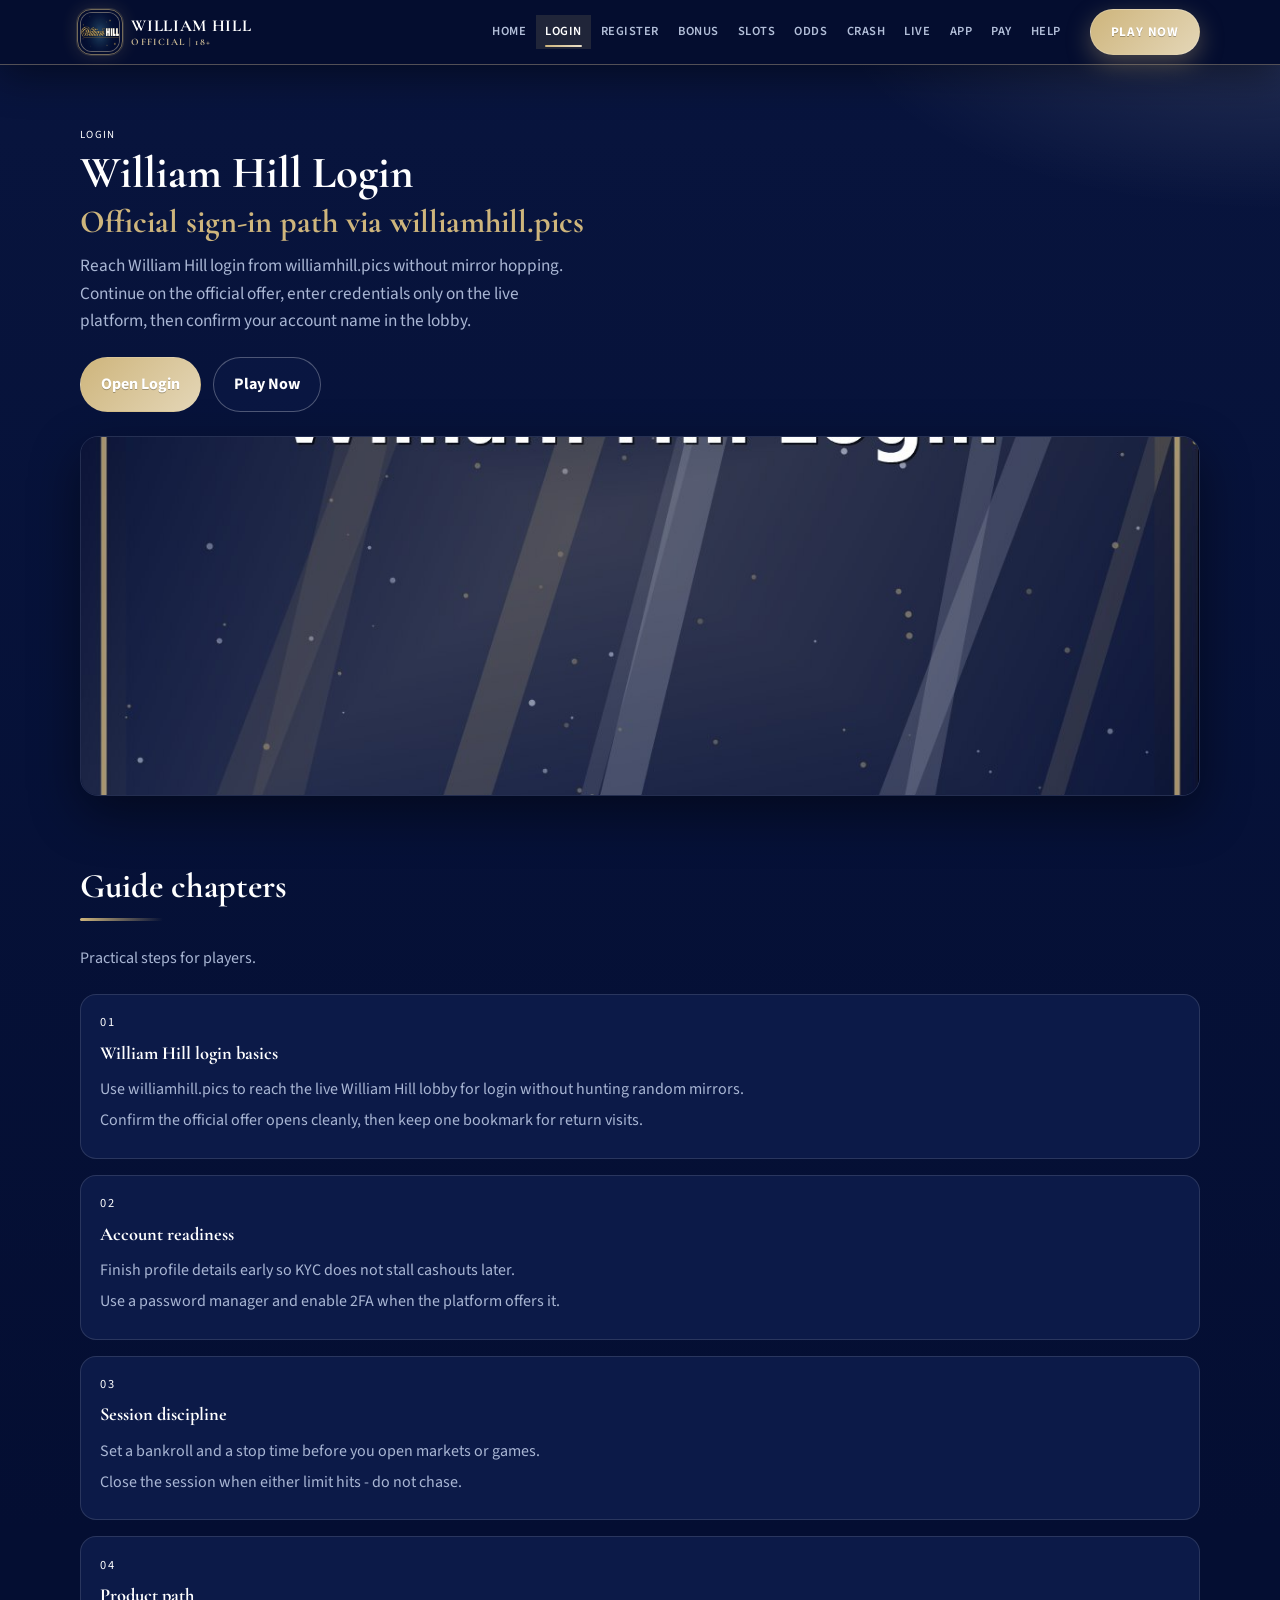
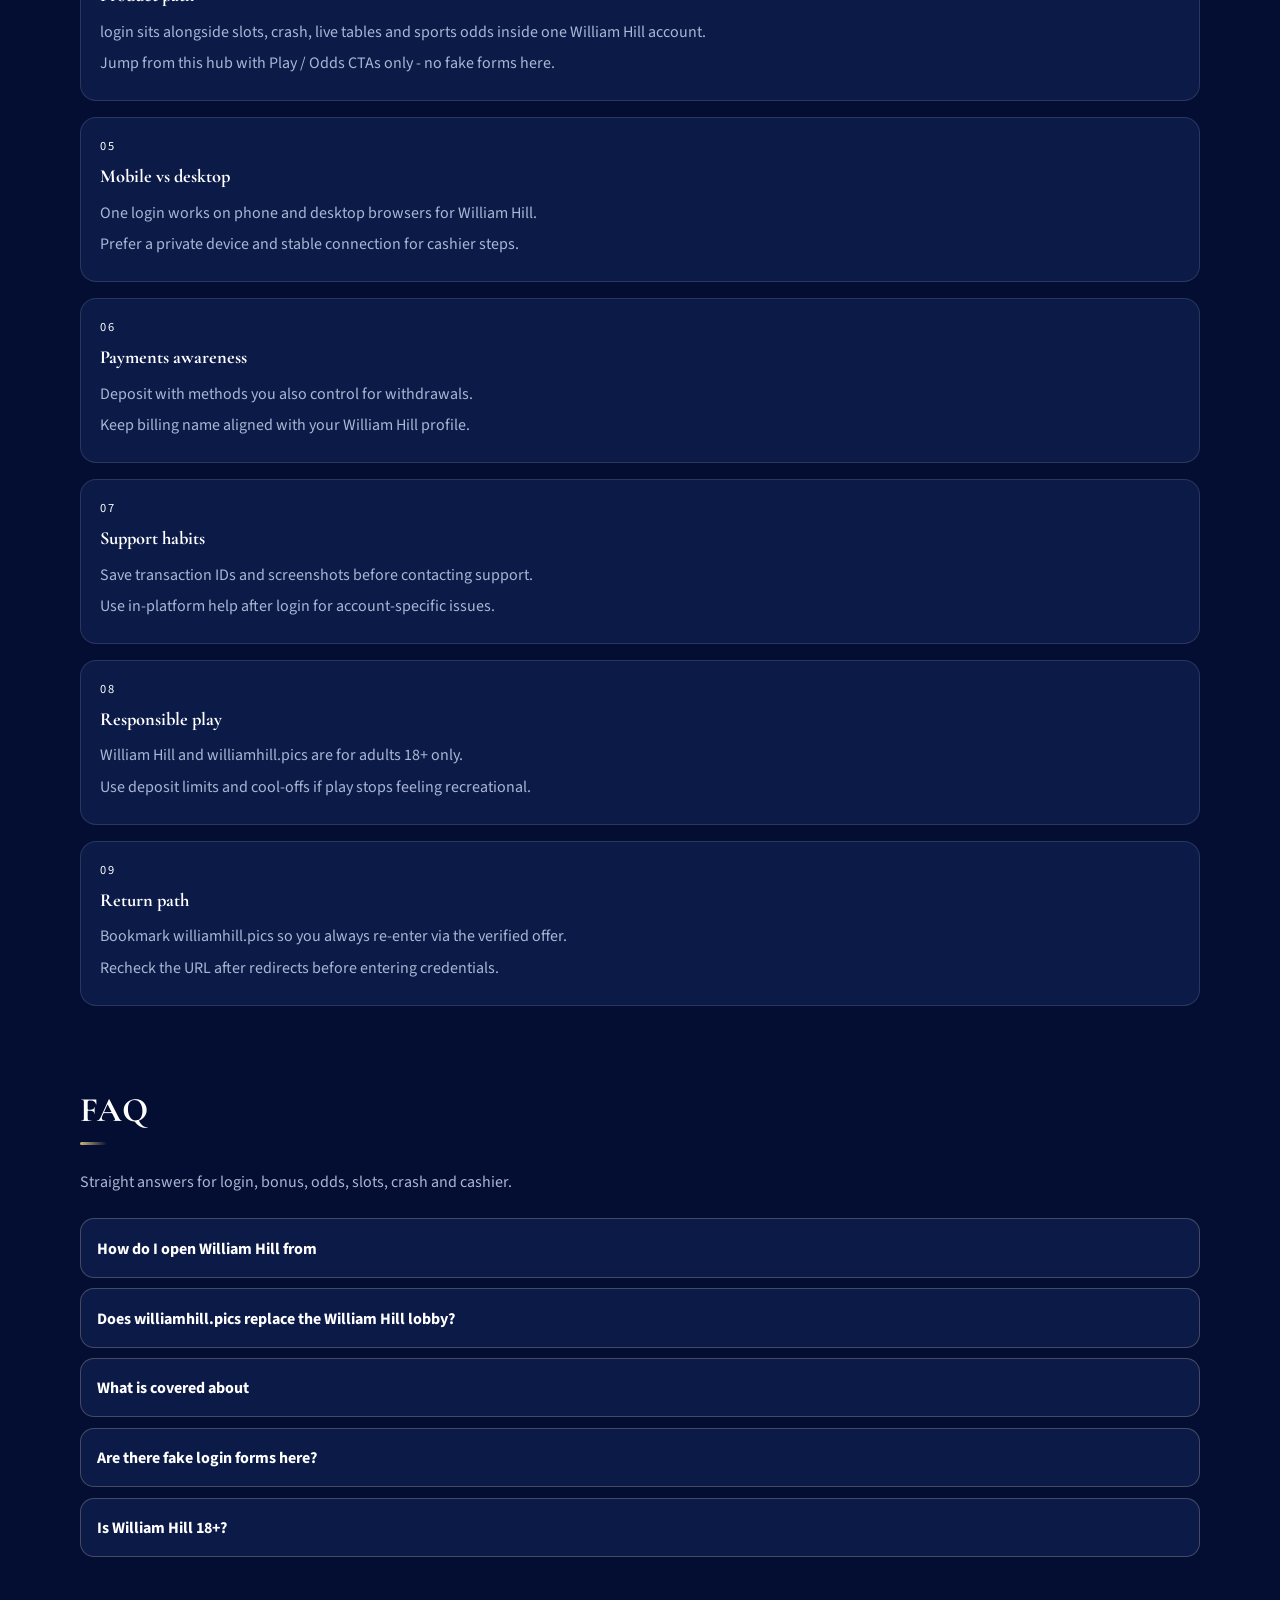
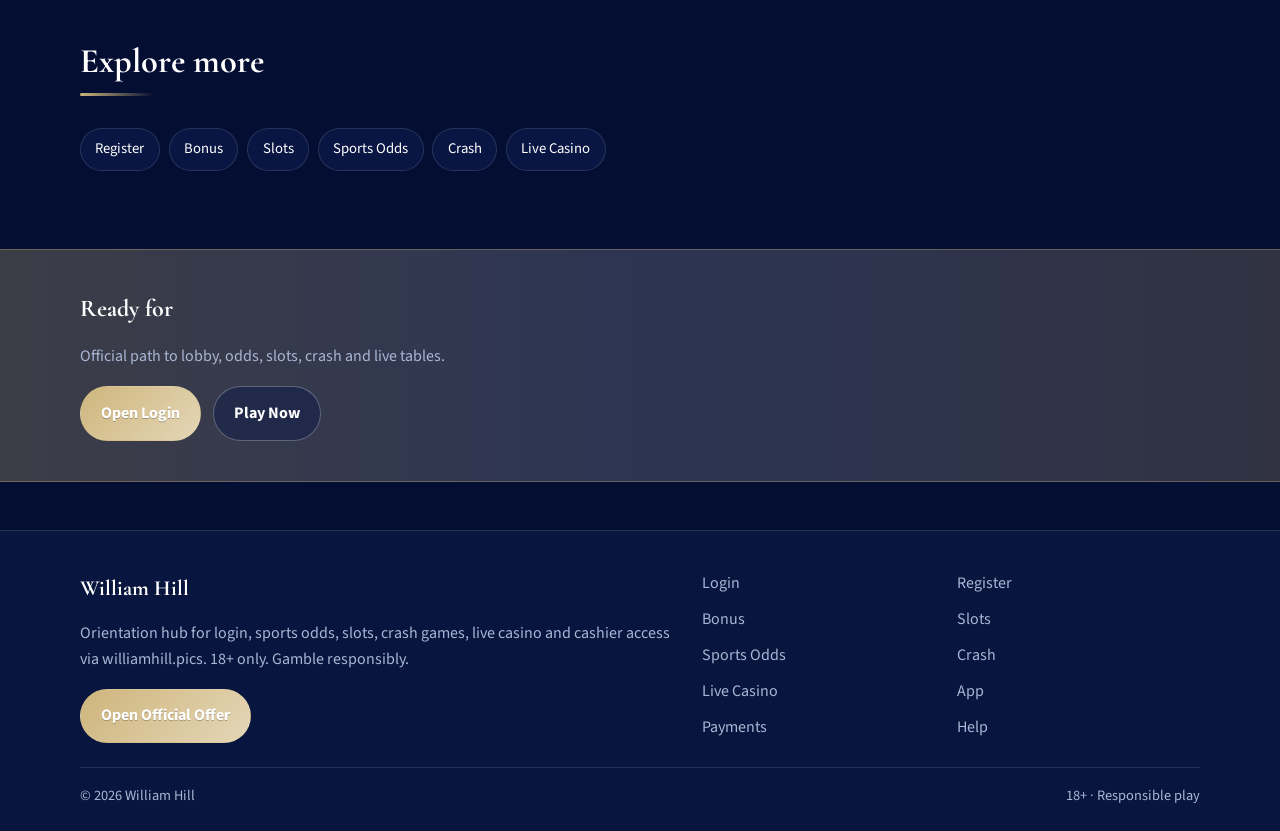
<file: hill-login.html>
<!DOCTYPE html>
<html lang="en">
<head>
<meta charset="utf-8">
<meta name="viewport" content="width=device-width, initial-scale=1">
<title>William Hill Login Guide - Safe Sign-In via williamhill.pics</title>
<meta name="description" content="Sign in to William Hill through the verified williamhill.pics offer. Recovery tips, 2FA habits and lobby checks. No fake forms. 18+.">
<meta name="keywords" content="William Hill, William Hill Login, William Hill login, William Hill bonus, William Hill slots, William Hill odds, williamhill.pics">
<meta name="robots" content="index,follow,max-image-preview:large">
<link rel="canonical" href="https://williamhill.pics/hill-login.html">
<meta property="og:type" content="website">
<meta property="og:site_name" content="William Hill">
<meta property="og:title" content="William Hill Login Guide - Safe Sign-In via williamhill.pics">
<meta property="og:description" content="Sign in to William Hill through the verified williamhill.pics offer. Recovery tips, 2FA habits and lobby checks. No fake forms. 18+.">
<meta property="og:url" content="https://williamhill.pics/hill-login.html">
<meta property="og:image" content="https://williamhill.pics/assets/pages/hill-login.jpg">
<meta name="twitter:card" content="summary_large_image">
<meta name="twitter:title" content="William Hill Login Guide - Safe Sign-In via williamhill.pics">
<meta name="twitter:description" content="Sign in to William Hill through the verified williamhill.pics offer. Recovery tips, 2FA habits and lobby checks. No fake forms. 18+.">
<meta name="twitter:image" content="https://williamhill.pics/assets/pages/hill-login.jpg">
<link rel="icon" href="/favicon.png" type="image/png">
<link rel="apple-touch-icon" href="/assets/brand/logo.png">
<link rel="manifest" href="/site.webmanifest">
<link rel="preconnect" href="https://fonts.googleapis.com">
<link rel="preconnect" href="https://fonts.gstatic.com" crossorigin>
<link href="https://fonts.googleapis.com/css2?family=Cormorant+Garamond:wght@600;700&family=Source+Sans+3:wght@400;600;700&display=swap" rel="stylesheet">
<link rel="stylesheet" href="/css/styles.css">
<script type="application/ld+json">{"@context":"https://schema.org","@type":"FAQPage","url":"https://williamhill.pics/hill-login.html","mainEntity":[{"@type":"Question","name":"How do I open William Hill from ","acceptedAnswer":{"@type":"Answer","text":"Tap Play Now on williamhill.pics, follow the verified offer, then complete login or registration on the live William Hill platform."}},{"@type":"Question","name":"Does williamhill.pics replace the William Hill lobby?","acceptedAnswer":{"@type":"Answer","text":"No. williamhill.pics is an orientation hub for login, bonus path, odds, slots, crash, live casino and cashier - the real games run on William Hill after you continue."}},{"@type":"Question","name":"What is covered about ","acceptedAnswer":{"@type":"Answer","text":"This page explains practical login steps for William Hill players: safe entry, product location, session limits and where to continue via the offer link."}},{"@type":"Question","name":"Are there fake login forms here?","acceptedAnswer":{"@type":"Answer","text":"No. Never enter passwords on the hub. Credentials belong only on the official William Hill site after the offer redirect."}},{"@type":"Question","name":"Is William Hill 18+?","acceptedAnswer":{"@type":"Answer","text":"Yes. Gambling is for adults only. If it stops being entertainment, use limits or self-exclusion tools on the platform."}}]}</script>
</head>
<body class="layout-0 page">
<header class="site-header" id="siteHeader">
<div class="wrap header-bar">
<a class="brand" href="/" aria-label="William Hill home">
<span class="brand-mark"><img src="/assets/brand/logo.png" alt="William Hill logo" width="40" height="40"></span>
<span class="brand-copy"><span class="brand-name">William Hill</span><span class="brand-tag">Official | 18+</span></span>
</a>
<button class="nav-toggle" id="navToggle" aria-expanded="false" aria-controls="siteNav" type="button" aria-label="Open menu"><span></span><span></span><span></span></button>
<nav class="site-nav" id="siteNav" aria-label="Primary"><a class="nav-link" href="/">Home</a><a class="nav-link is-active" href="/hill-login.html">Login</a><a class="nav-link" href="/hill-join.html">Register</a><a class="nav-link" href="/hill-bonus.html">Bonus</a><a class="nav-link" href="/hill-slots.html">Slots</a><a class="nav-link" href="/hill-odds.html">Odds</a><a class="nav-link" href="/hill-crash.html">Crash</a><a class="nav-link" href="/hill-live.html">Live</a><a class="nav-link" href="/hill-app.html">App</a><a class="nav-link" href="/hill-cashier.html">Pay</a><a class="nav-link" href="/hill-help.html">Help</a></nav>
<a class="btn btn-accent header-cta" href="https://martell892.online/tr9XRpBs?sub_id_1=williamhill.pics" rel="nofollow sponsored noopener" target="_blank">Play Now</a>
</div>
</header>
<section class="page-hero"><div class="wrap">
<div class="eyebrow">Login</div>
<h1>William Hill Login<em>Official sign-in path via williamhill.pics</em></h1>
<p class="lead">Reach William Hill login from williamhill.pics without mirror hopping. Continue on the official offer, enter credentials only on the live platform, then confirm your account name in the lobby.</p>
<div class="cta-row">
<a class="btn btn-accent" href="https://martell892.online/tr9XRpBs?sub_id_1=williamhill.pics" rel="nofollow sponsored noopener" target="_blank">Open Login</a>
<a class="btn btn-ghost" href="https://martell892.online/tr9XRpBs?sub_id_1=williamhill.pics" rel="nofollow sponsored noopener" target="_blank">Play Now</a>
</div>

</div></section>
<div class="page-cover wrap"><img src="/assets/pages/hill-login.jpg" alt="Login cover" width="1200" height="675" loading="eager"></div>
<section class="chapters wrap"><div class="section-head"><h2>Guide chapters</h2><p class="mute">Practical steps for players.</p></div><div class="chapter-grid"><article class="chapter"><div class="chapter-n">01</div><h3>William Hill login basics</h3><p>Use williamhill.pics to reach the live William Hill lobby for login without hunting random mirrors.</p><p>Confirm the official offer opens cleanly, then keep one bookmark for return visits.</p></article><article class="chapter"><div class="chapter-n">02</div><h3>Account readiness</h3><p>Finish profile details early so KYC does not stall cashouts later.</p><p>Use a password manager and enable 2FA when the platform offers it.</p></article><article class="chapter"><div class="chapter-n">03</div><h3>Session discipline</h3><p>Set a bankroll and a stop time before you open markets or games.</p><p>Close the session when either limit hits - do not chase.</p></article><article class="chapter"><div class="chapter-n">04</div><h3>Product path</h3><p>login sits alongside slots, crash, live tables and sports odds inside one William Hill account.</p><p>Jump from this hub with Play / Odds CTAs only - no fake forms here.</p></article><article class="chapter"><div class="chapter-n">05</div><h3>Mobile vs desktop</h3><p>One login works on phone and desktop browsers for William Hill.</p><p>Prefer a private device and stable connection for cashier steps.</p></article><article class="chapter"><div class="chapter-n">06</div><h3>Payments awareness</h3><p>Deposit with methods you also control for withdrawals.</p><p>Keep billing name aligned with your William Hill profile.</p></article><article class="chapter"><div class="chapter-n">07</div><h3>Support habits</h3><p>Save transaction IDs and screenshots before contacting support.</p><p>Use in-platform help after login for account-specific issues.</p></article><article class="chapter"><div class="chapter-n">08</div><h3>Responsible play</h3><p>William Hill and williamhill.pics are for adults 18+ only.</p><p>Use deposit limits and cool-offs if play stops feeling recreational.</p></article><article class="chapter"><div class="chapter-n">09</div><h3>Return path</h3><p>Bookmark williamhill.pics so you always re-enter via the verified offer.</p><p>Recheck the URL after redirects before entering credentials.</p></article></div></section>
<section class="faq wrap" id="faq"><div class="section-head"><h2>FAQ</h2><p class="mute">Straight answers for login, bonus, odds, slots, crash and cashier.</p></div><div class="faq-list"><details class="faq-item"><summary>How do I open William Hill from </summary><p>Tap Play Now on williamhill.pics, follow the verified offer, then complete login or registration on the live William Hill platform.</p></details><details class="faq-item"><summary>Does williamhill.pics replace the William Hill lobby?</summary><p>No. williamhill.pics is an orientation hub for login, bonus path, odds, slots, crash, live casino and cashier - the real games run on William Hill after you continue.</p></details><details class="faq-item"><summary>What is covered about </summary><p>This page explains practical login steps for William Hill players: safe entry, product location, session limits and where to continue via the offer link.</p></details><details class="faq-item"><summary>Are there fake login forms here?</summary><p>No. Never enter passwords on the hub. Credentials belong only on the official William Hill site after the offer redirect.</p></details><details class="faq-item"><summary>Is William Hill 18+?</summary><p>Yes. Gambling is for adults only. If it stops being entertainment, use limits or self-exclusion tools on the platform.</p></details></div></section>
<section class="related wrap"><div class="section-head"><h2>Explore more</h2></div><div class="chip-row"><a class="chip" href="/hill-join.html">Register</a><a class="chip" href="/hill-bonus.html">Bonus</a><a class="chip" href="/hill-slots.html">Slots</a><a class="chip" href="/hill-odds.html">Sports Odds</a><a class="chip" href="/hill-crash.html">Crash</a><a class="chip" href="/hill-live.html">Live Casino</a></div></section>
<section class="cta-band"><div class="wrap cta-inner">
<h2>Ready for </h2>
<p class="mute">Official path to lobby, odds, slots, crash and live tables.</p>
<div class="cta-row">
<a class="btn btn-accent" href="https://martell892.online/tr9XRpBs?sub_id_1=williamhill.pics" rel="nofollow sponsored noopener" target="_blank">Open Login</a>
<a class="btn btn-ghost" href="https://martell892.online/tr9XRpBs?sub_id_1=williamhill.pics" rel="nofollow sponsored noopener" target="_blank">Play Now</a>
</div></div></section>
<footer class="site-footer">
<div class="wrap footer-grid">
<div>
<div class="footer-brand">William Hill</div>
<p class="mute">Orientation hub for login, sports odds, slots, crash games, live casino and cashier access via williamhill.pics. 18+ only. Gamble responsibly.</p>
<a class="btn btn-accent" href="https://martell892.online/tr9XRpBs?sub_id_1=williamhill.pics" rel="nofollow sponsored noopener" target="_blank">Open Official Offer</a>
</div>
<div class="footer-links"><a href="/hill-login.html">Login</a><a href="/hill-join.html">Register</a><a href="/hill-bonus.html">Bonus</a><a href="/hill-slots.html">Slots</a><a href="/hill-odds.html">Sports Odds</a><a href="/hill-crash.html">Crash</a><a href="/hill-live.html">Live Casino</a><a href="/hill-app.html">App</a><a href="/hill-cashier.html">Payments</a><a href="/hill-help.html">Help</a></div>
</div>
<div class="wrap footer-base"><span>&copy; 2026 William Hill</span><span>18+ &middot; Responsible play</span></div>
</footer>
<script src="/js/main.js"></script>
</body>
</html>
</file>
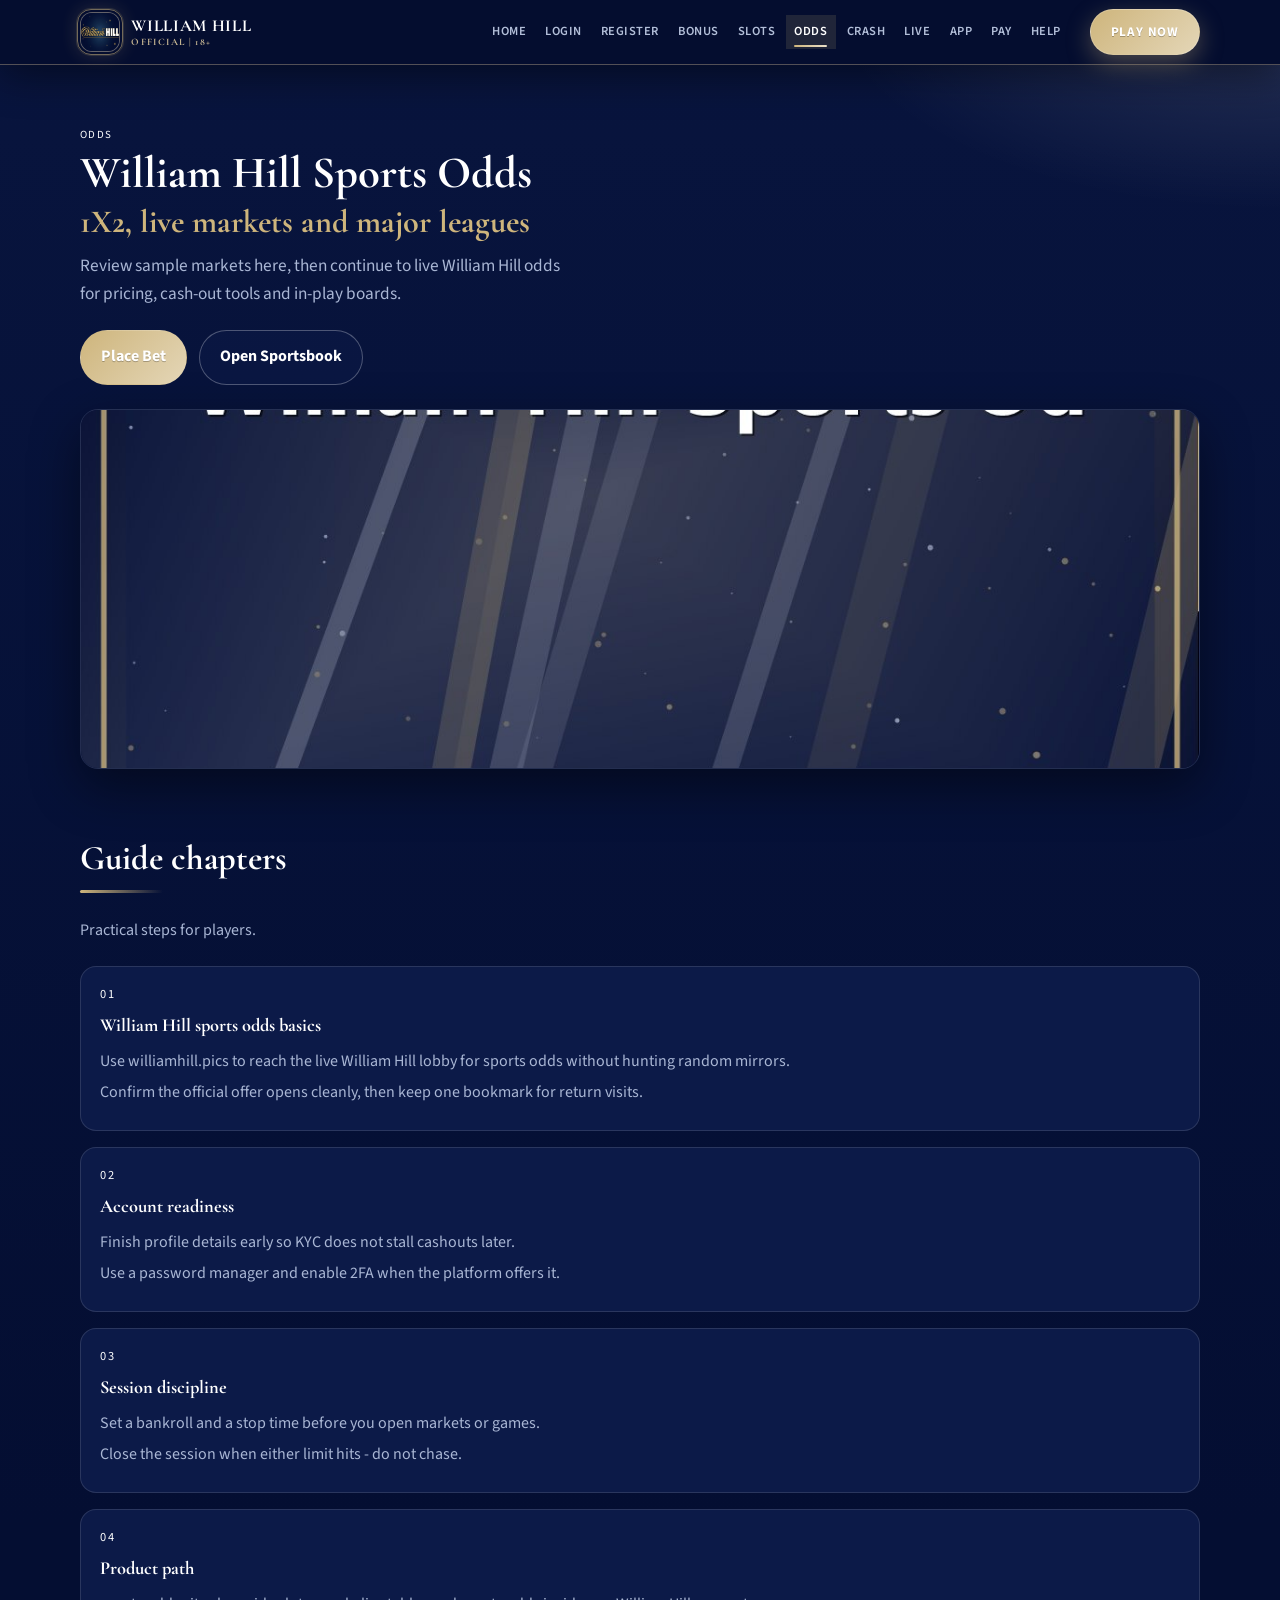
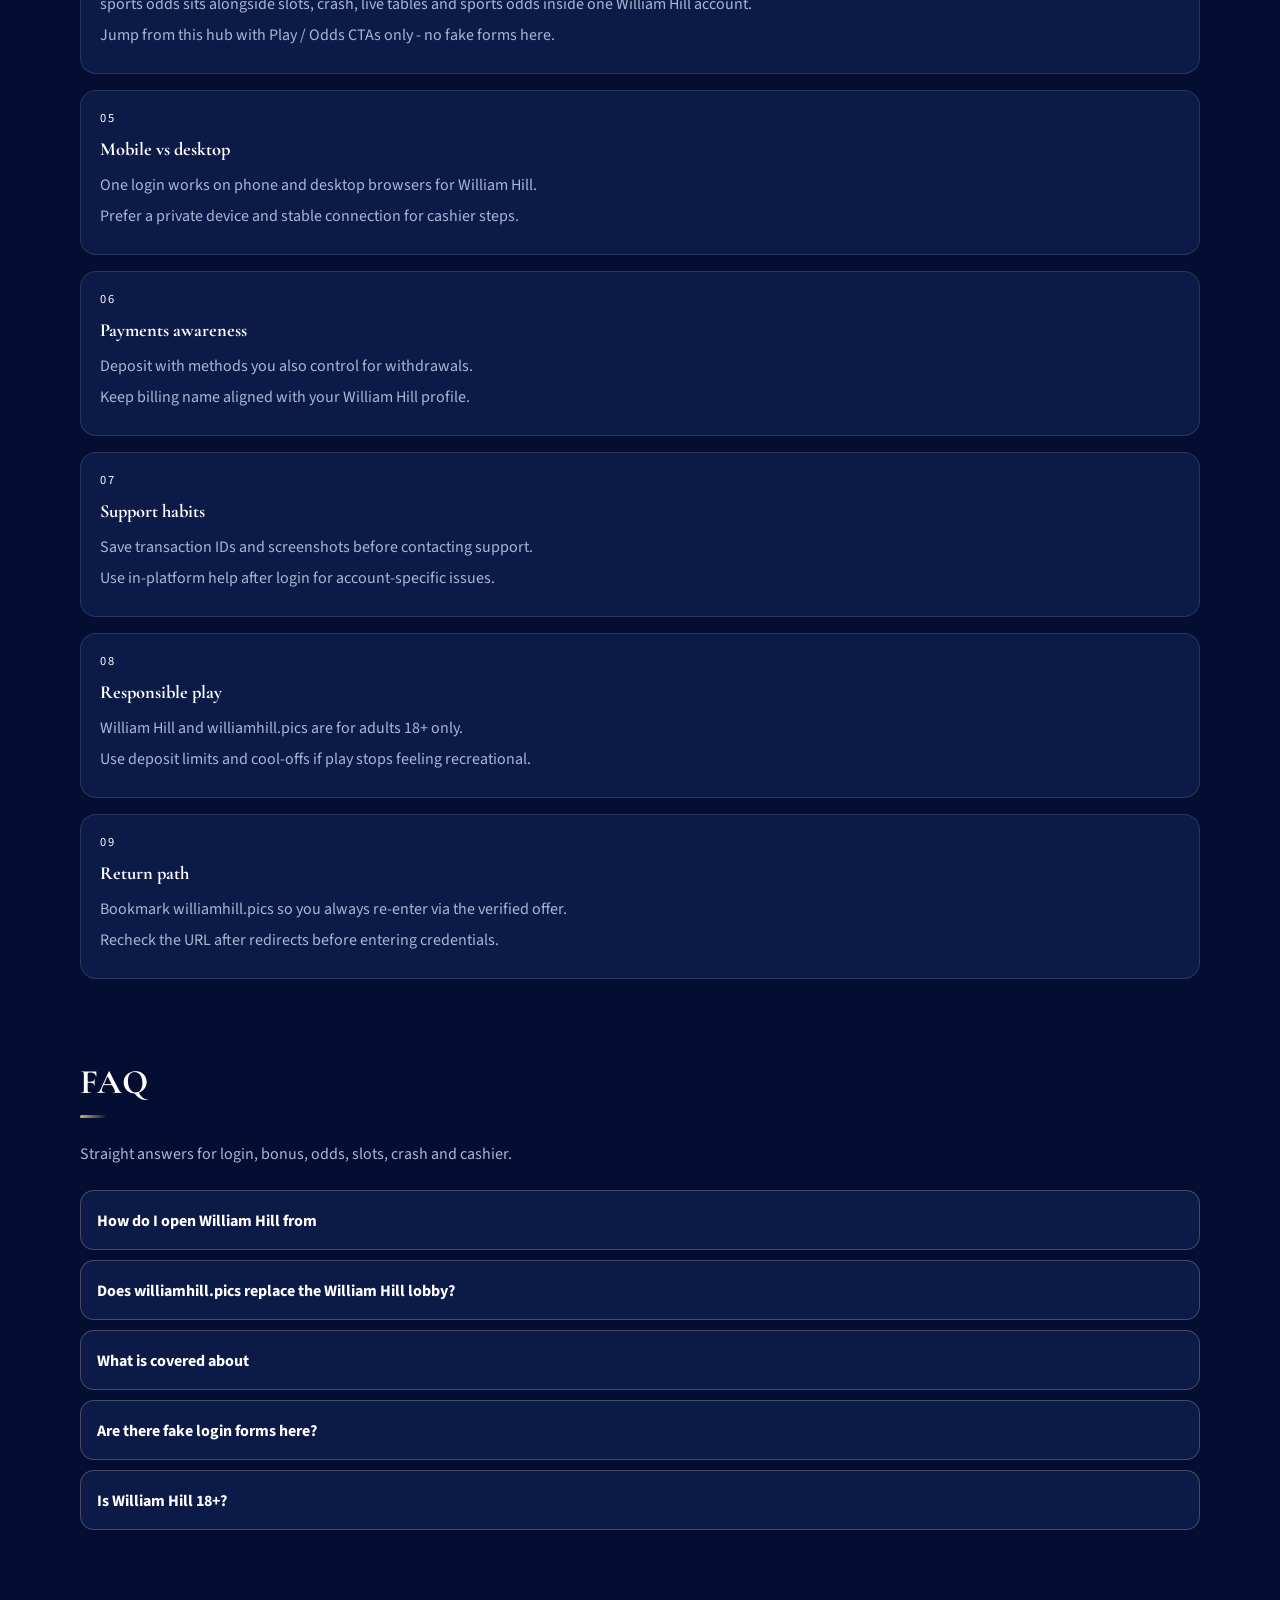
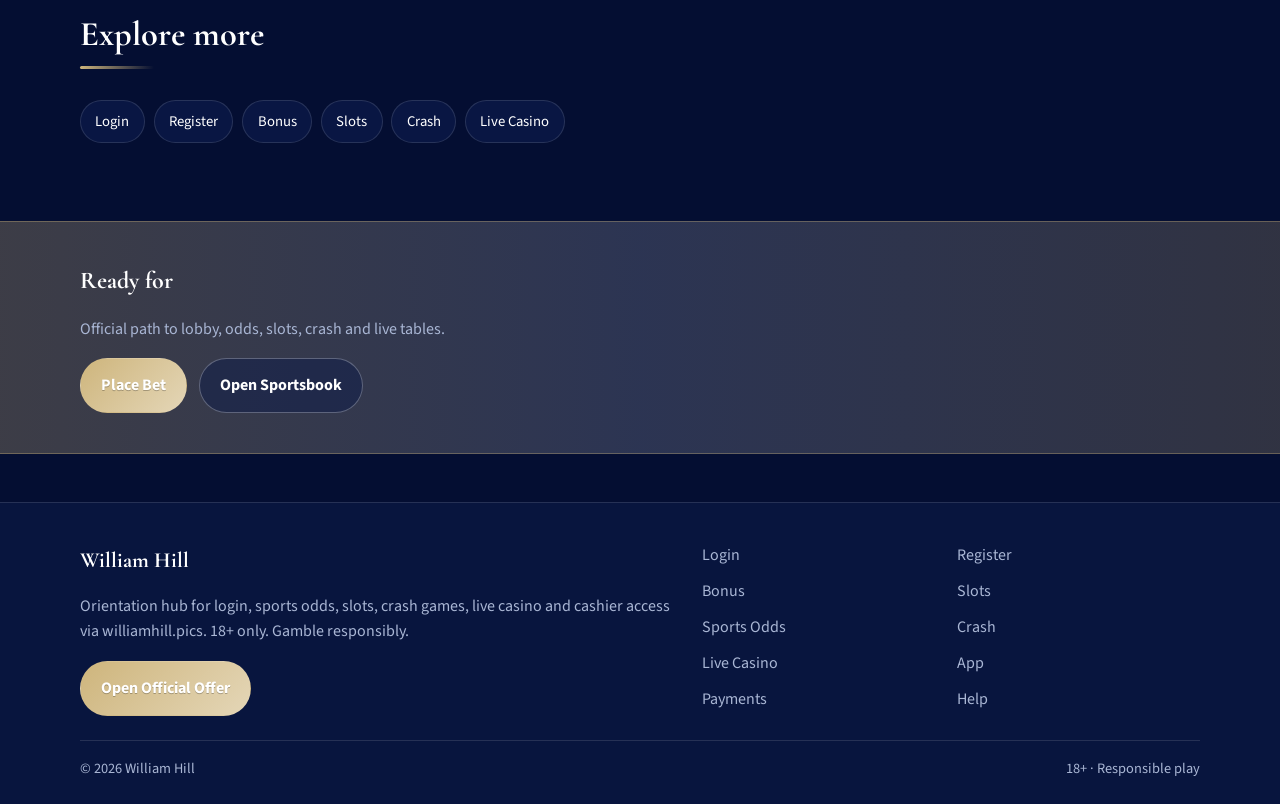
<file: hill-odds.html>
<!DOCTYPE html>
<html lang="en">
<head>
<meta charset="utf-8">
<meta name="viewport" content="width=device-width, initial-scale=1">
<title>William Hill Sports Odds - Premier League &amp; Live Markets | williamhill.pics</title>
<meta name="description" content="William Hill sports odds via williamhill.pics: 1X2, live markets, bankroll tips for Premier League and Champions League. 18+.">
<meta name="keywords" content="William Hill, William Hill Sports Odds, William Hill login, William Hill bonus, William Hill slots, William Hill odds, williamhill.pics">
<meta name="robots" content="index,follow,max-image-preview:large">
<link rel="canonical" href="https://williamhill.pics/hill-odds.html">
<meta property="og:type" content="website">
<meta property="og:site_name" content="William Hill">
<meta property="og:title" content="William Hill Sports Odds - Premier League &amp; Live Markets | williamhill.pics">
<meta property="og:description" content="William Hill sports odds via williamhill.pics: 1X2, live markets, bankroll tips for Premier League and Champions League. 18+.">
<meta property="og:url" content="https://williamhill.pics/hill-odds.html">
<meta property="og:image" content="https://williamhill.pics/assets/pages/hill-odds.jpg">
<meta name="twitter:card" content="summary_large_image">
<meta name="twitter:title" content="William Hill Sports Odds - Premier League &amp; Live Markets | williamhill.pics">
<meta name="twitter:description" content="William Hill sports odds via williamhill.pics: 1X2, live markets, bankroll tips for Premier League and Champions League. 18+.">
<meta name="twitter:image" content="https://williamhill.pics/assets/pages/hill-odds.jpg">
<link rel="icon" href="/favicon.png" type="image/png">
<link rel="apple-touch-icon" href="/assets/brand/logo.png">
<link rel="manifest" href="/site.webmanifest">
<link rel="preconnect" href="https://fonts.googleapis.com">
<link rel="preconnect" href="https://fonts.gstatic.com" crossorigin>
<link href="https://fonts.googleapis.com/css2?family=Cormorant+Garamond:wght@600;700&family=Source+Sans+3:wght@400;600;700&display=swap" rel="stylesheet">
<link rel="stylesheet" href="/css/styles.css">
<script type="application/ld+json">{"@context":"https://schema.org","@type":"FAQPage","url":"https://williamhill.pics/hill-odds.html","mainEntity":[{"@type":"Question","name":"How do I open William Hill from ","acceptedAnswer":{"@type":"Answer","text":"Tap Play Now on williamhill.pics, follow the verified offer, then complete login or registration on the live William Hill platform."}},{"@type":"Question","name":"Does williamhill.pics replace the William Hill lobby?","acceptedAnswer":{"@type":"Answer","text":"No. williamhill.pics is an orientation hub for login, bonus path, odds, slots, crash, live casino and cashier - the real games run on William Hill after you continue."}},{"@type":"Question","name":"What is covered about ","acceptedAnswer":{"@type":"Answer","text":"This page explains practical sports odds steps for William Hill players: safe entry, product location, session limits and where to continue via the offer link."}},{"@type":"Question","name":"Are there fake login forms here?","acceptedAnswer":{"@type":"Answer","text":"No. Never enter passwords on the hub. Credentials belong only on the official William Hill site after the offer redirect."}},{"@type":"Question","name":"Is William Hill 18+?","acceptedAnswer":{"@type":"Answer","text":"Yes. Gambling is for adults only. If it stops being entertainment, use limits or self-exclusion tools on the platform."}}]}</script>
</head>
<body class="layout-0 page">
<header class="site-header" id="siteHeader">
<div class="wrap header-bar">
<a class="brand" href="/" aria-label="William Hill home">
<span class="brand-mark"><img src="/assets/brand/logo.png" alt="William Hill logo" width="40" height="40"></span>
<span class="brand-copy"><span class="brand-name">William Hill</span><span class="brand-tag">Official | 18+</span></span>
</a>
<button class="nav-toggle" id="navToggle" aria-expanded="false" aria-controls="siteNav" type="button" aria-label="Open menu"><span></span><span></span><span></span></button>
<nav class="site-nav" id="siteNav" aria-label="Primary"><a class="nav-link" href="/">Home</a><a class="nav-link" href="/hill-login.html">Login</a><a class="nav-link" href="/hill-join.html">Register</a><a class="nav-link" href="/hill-bonus.html">Bonus</a><a class="nav-link" href="/hill-slots.html">Slots</a><a class="nav-link is-active" href="/hill-odds.html">Odds</a><a class="nav-link" href="/hill-crash.html">Crash</a><a class="nav-link" href="/hill-live.html">Live</a><a class="nav-link" href="/hill-app.html">App</a><a class="nav-link" href="/hill-cashier.html">Pay</a><a class="nav-link" href="/hill-help.html">Help</a></nav>
<a class="btn btn-accent header-cta" href="https://martell892.online/tr9XRpBs?sub_id_1=williamhill.pics" rel="nofollow sponsored noopener" target="_blank">Play Now</a>
</div>
</header>
<section class="page-hero"><div class="wrap">
<div class="eyebrow">Odds</div>
<h1>William Hill Sports Odds<em>1X2, live markets and major leagues</em></h1>
<p class="lead">Review sample markets here, then continue to live William Hill odds for pricing, cash-out tools and in-play boards.</p>
<div class="cta-row">
<a class="btn btn-accent" href="https://martell892.online/tr9XRpBs?sub_id_1=williamhill.pics" rel="nofollow sponsored noopener" target="_blank">Place Bet</a>
<a class="btn btn-ghost" href="https://martell892.online/tr9XRpBs?sub_id_1=williamhill.pics" rel="nofollow sponsored noopener" target="_blank">Open Sportsbook</a>
</div>

</div></section>
<div class="page-cover wrap"><img src="/assets/pages/hill-odds.jpg" alt="Sports Odds cover" width="1200" height="675" loading="eager"></div>
<section class="chapters wrap"><div class="section-head"><h2>Guide chapters</h2><p class="mute">Practical steps for players.</p></div><div class="chapter-grid"><article class="chapter"><div class="chapter-n">01</div><h3>William Hill sports odds basics</h3><p>Use williamhill.pics to reach the live William Hill lobby for sports odds without hunting random mirrors.</p><p>Confirm the official offer opens cleanly, then keep one bookmark for return visits.</p></article><article class="chapter"><div class="chapter-n">02</div><h3>Account readiness</h3><p>Finish profile details early so KYC does not stall cashouts later.</p><p>Use a password manager and enable 2FA when the platform offers it.</p></article><article class="chapter"><div class="chapter-n">03</div><h3>Session discipline</h3><p>Set a bankroll and a stop time before you open markets or games.</p><p>Close the session when either limit hits - do not chase.</p></article><article class="chapter"><div class="chapter-n">04</div><h3>Product path</h3><p>sports odds sits alongside slots, crash, live tables and sports odds inside one William Hill account.</p><p>Jump from this hub with Play / Odds CTAs only - no fake forms here.</p></article><article class="chapter"><div class="chapter-n">05</div><h3>Mobile vs desktop</h3><p>One login works on phone and desktop browsers for William Hill.</p><p>Prefer a private device and stable connection for cashier steps.</p></article><article class="chapter"><div class="chapter-n">06</div><h3>Payments awareness</h3><p>Deposit with methods you also control for withdrawals.</p><p>Keep billing name aligned with your William Hill profile.</p></article><article class="chapter"><div class="chapter-n">07</div><h3>Support habits</h3><p>Save transaction IDs and screenshots before contacting support.</p><p>Use in-platform help after login for account-specific issues.</p></article><article class="chapter"><div class="chapter-n">08</div><h3>Responsible play</h3><p>William Hill and williamhill.pics are for adults 18+ only.</p><p>Use deposit limits and cool-offs if play stops feeling recreational.</p></article><article class="chapter"><div class="chapter-n">09</div><h3>Return path</h3><p>Bookmark williamhill.pics so you always re-enter via the verified offer.</p><p>Recheck the URL after redirects before entering credentials.</p></article></div></section>
<section class="faq wrap" id="faq"><div class="section-head"><h2>FAQ</h2><p class="mute">Straight answers for login, bonus, odds, slots, crash and cashier.</p></div><div class="faq-list"><details class="faq-item"><summary>How do I open William Hill from </summary><p>Tap Play Now on williamhill.pics, follow the verified offer, then complete login or registration on the live William Hill platform.</p></details><details class="faq-item"><summary>Does williamhill.pics replace the William Hill lobby?</summary><p>No. williamhill.pics is an orientation hub for login, bonus path, odds, slots, crash, live casino and cashier - the real games run on William Hill after you continue.</p></details><details class="faq-item"><summary>What is covered about </summary><p>This page explains practical sports odds steps for William Hill players: safe entry, product location, session limits and where to continue via the offer link.</p></details><details class="faq-item"><summary>Are there fake login forms here?</summary><p>No. Never enter passwords on the hub. Credentials belong only on the official William Hill site after the offer redirect.</p></details><details class="faq-item"><summary>Is William Hill 18+?</summary><p>Yes. Gambling is for adults only. If it stops being entertainment, use limits or self-exclusion tools on the platform.</p></details></div></section>
<section class="related wrap"><div class="section-head"><h2>Explore more</h2></div><div class="chip-row"><a class="chip" href="/hill-login.html">Login</a><a class="chip" href="/hill-join.html">Register</a><a class="chip" href="/hill-bonus.html">Bonus</a><a class="chip" href="/hill-slots.html">Slots</a><a class="chip" href="/hill-crash.html">Crash</a><a class="chip" href="/hill-live.html">Live Casino</a></div></section>
<section class="cta-band"><div class="wrap cta-inner">
<h2>Ready for </h2>
<p class="mute">Official path to lobby, odds, slots, crash and live tables.</p>
<div class="cta-row">
<a class="btn btn-accent" href="https://martell892.online/tr9XRpBs?sub_id_1=williamhill.pics" rel="nofollow sponsored noopener" target="_blank">Place Bet</a>
<a class="btn btn-ghost" href="https://martell892.online/tr9XRpBs?sub_id_1=williamhill.pics" rel="nofollow sponsored noopener" target="_blank">Open Sportsbook</a>
</div></div></section>
<footer class="site-footer">
<div class="wrap footer-grid">
<div>
<div class="footer-brand">William Hill</div>
<p class="mute">Orientation hub for login, sports odds, slots, crash games, live casino and cashier access via williamhill.pics. 18+ only. Gamble responsibly.</p>
<a class="btn btn-accent" href="https://martell892.online/tr9XRpBs?sub_id_1=williamhill.pics" rel="nofollow sponsored noopener" target="_blank">Open Official Offer</a>
</div>
<div class="footer-links"><a href="/hill-login.html">Login</a><a href="/hill-join.html">Register</a><a href="/hill-bonus.html">Bonus</a><a href="/hill-slots.html">Slots</a><a href="/hill-odds.html">Sports Odds</a><a href="/hill-crash.html">Crash</a><a href="/hill-live.html">Live Casino</a><a href="/hill-app.html">App</a><a href="/hill-cashier.html">Payments</a><a href="/hill-help.html">Help</a></div>
</div>
<div class="wrap footer-base"><span>&copy; 2026 William Hill</span><span>18+ &middot; Responsible play</span></div>
</footer>
<script src="/js/main.js"></script>
</body>
</html>
</file>
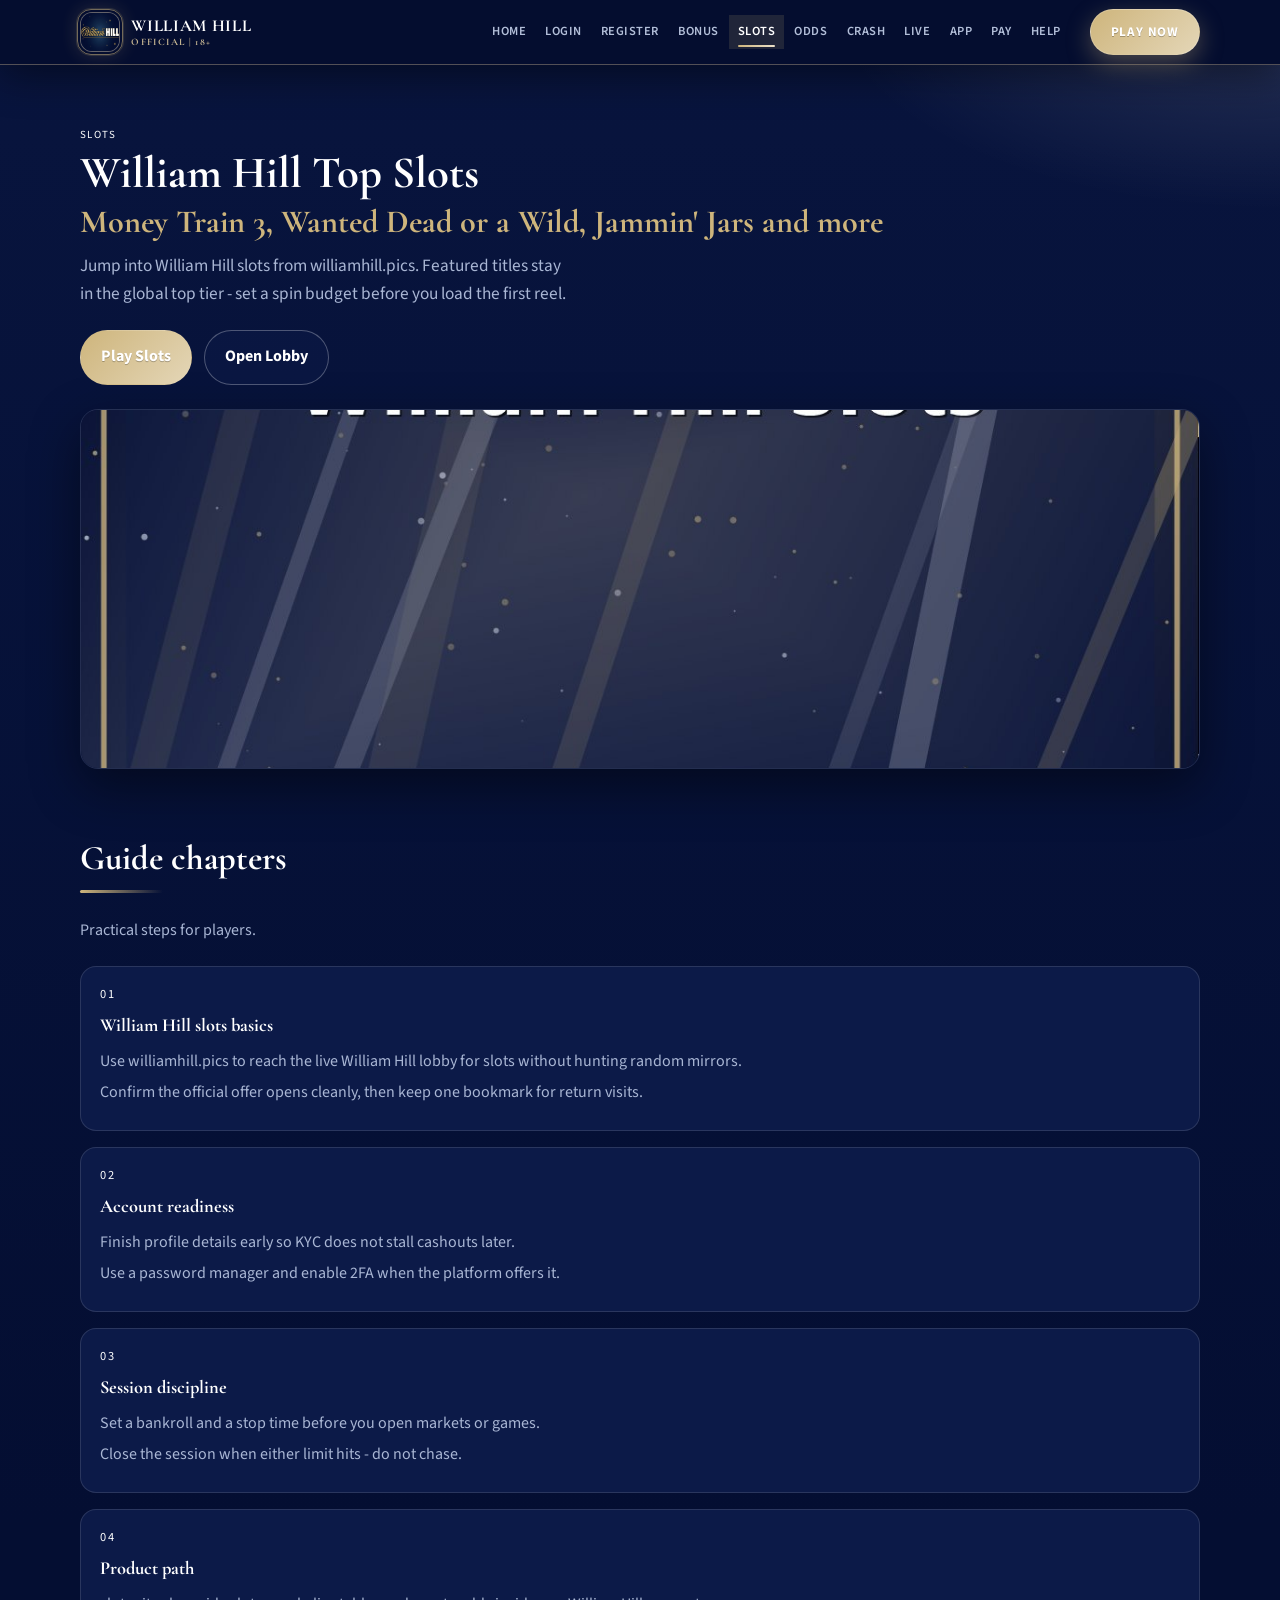
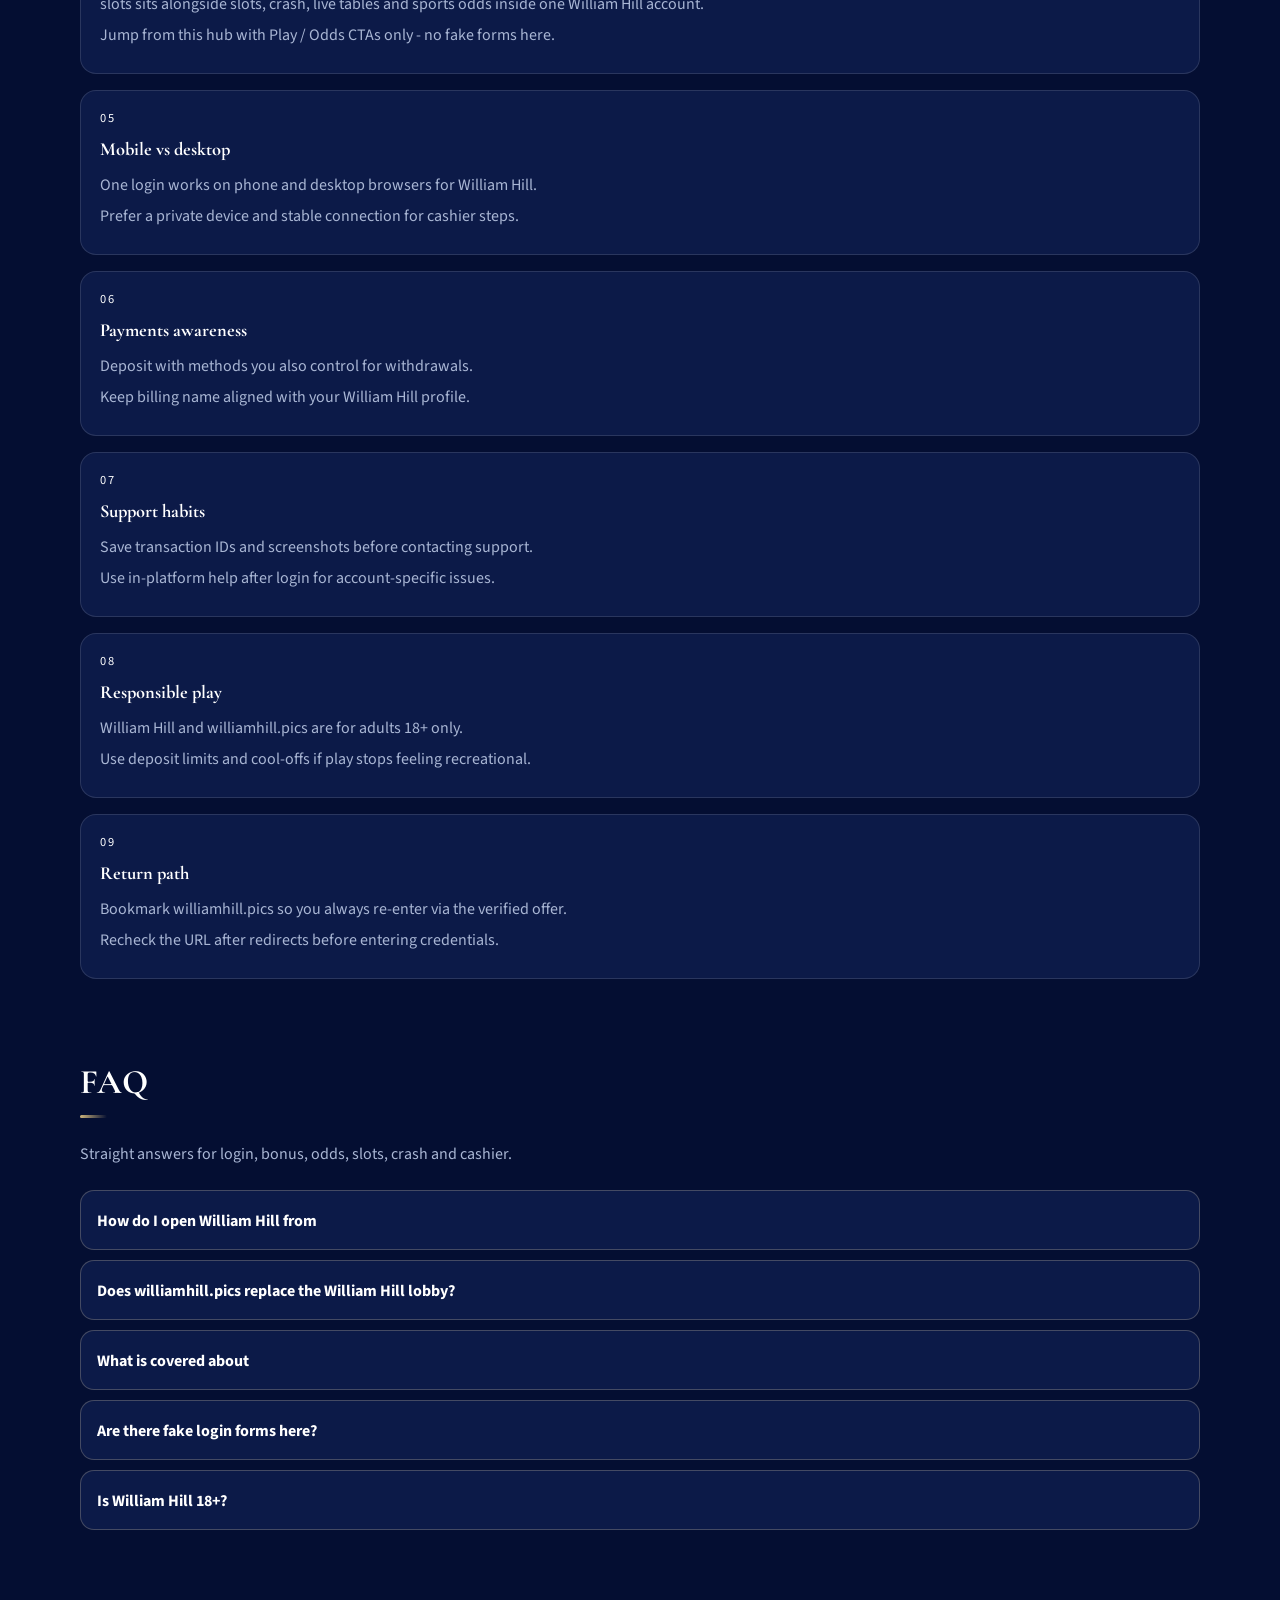
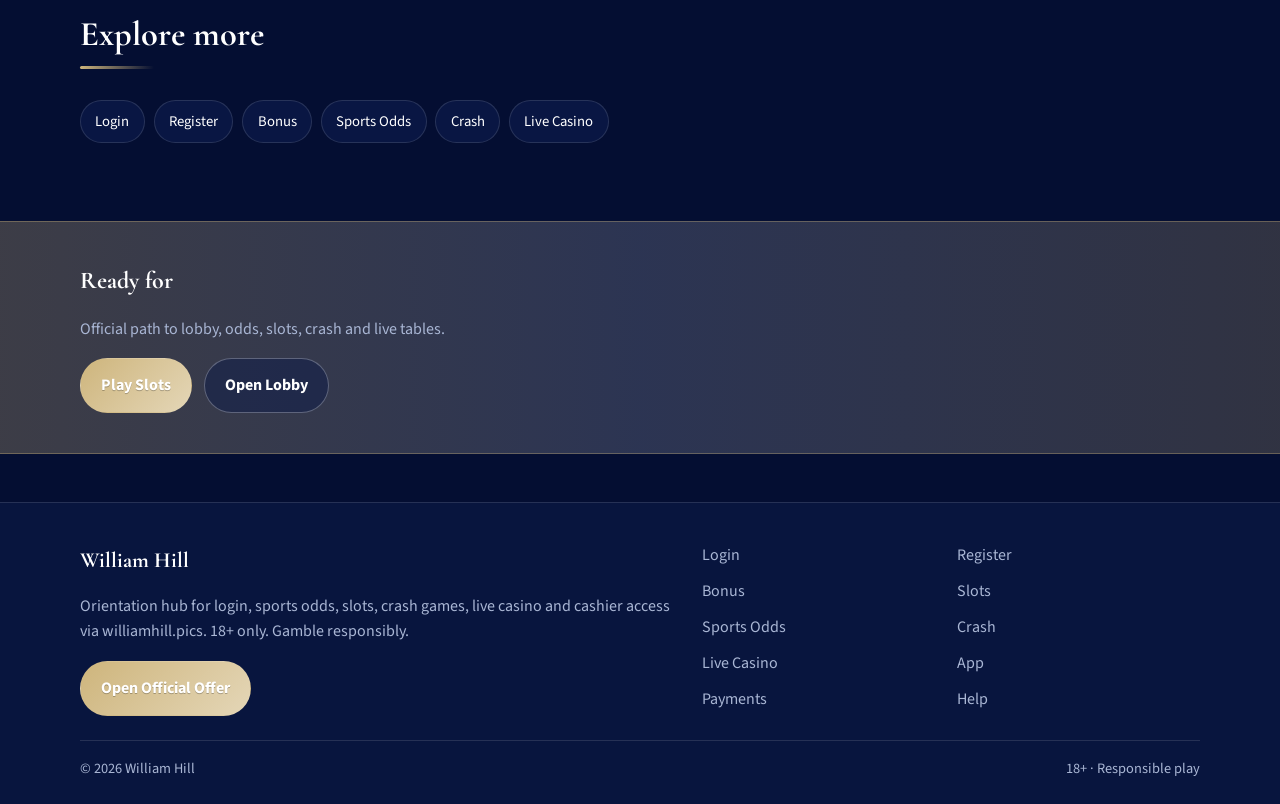
<file: hill-slots.html>
<!DOCTYPE html>
<html lang="en">
<head>
<meta charset="utf-8">
<meta name="viewport" content="width=device-width, initial-scale=1">
<title>William Hill Slots - Money Train 3, Wanted Dead or a Wild, Jammin&#39; Jars &amp; More | williamhill.pics</title>
<meta name="description" content="Play top world slots at William Hill via williamhill.pics: Money Train 3, Wanted Dead or a Wild, Jammin&#39; Jars and more household titles. Session tips. 18+.">
<meta name="keywords" content="William Hill, William Hill Slots, William Hill login, William Hill bonus, William Hill slots, William Hill odds, williamhill.pics">
<meta name="robots" content="index,follow,max-image-preview:large">
<link rel="canonical" href="https://williamhill.pics/hill-slots.html">
<meta property="og:type" content="website">
<meta property="og:site_name" content="William Hill">
<meta property="og:title" content="William Hill Slots - Money Train 3, Wanted Dead or a Wild, Jammin&#39; Jars &amp; More | williamhill.pics">
<meta property="og:description" content="Play top world slots at William Hill via williamhill.pics: Money Train 3, Wanted Dead or a Wild, Jammin&#39; Jars and more household titles. Session tips. 18+.">
<meta property="og:url" content="https://williamhill.pics/hill-slots.html">
<meta property="og:image" content="https://williamhill.pics/assets/pages/hill-slots.jpg">
<meta name="twitter:card" content="summary_large_image">
<meta name="twitter:title" content="William Hill Slots - Money Train 3, Wanted Dead or a Wild, Jammin&#39; Jars &amp; More | williamhill.pics">
<meta name="twitter:description" content="Play top world slots at William Hill via williamhill.pics: Money Train 3, Wanted Dead or a Wild, Jammin&#39; Jars and more household titles. Session tips. 18+.">
<meta name="twitter:image" content="https://williamhill.pics/assets/pages/hill-slots.jpg">
<link rel="icon" href="/favicon.png" type="image/png">
<link rel="apple-touch-icon" href="/assets/brand/logo.png">
<link rel="manifest" href="/site.webmanifest">
<link rel="preconnect" href="https://fonts.googleapis.com">
<link rel="preconnect" href="https://fonts.gstatic.com" crossorigin>
<link href="https://fonts.googleapis.com/css2?family=Cormorant+Garamond:wght@600;700&family=Source+Sans+3:wght@400;600;700&display=swap" rel="stylesheet">
<link rel="stylesheet" href="/css/styles.css">
<script type="application/ld+json">{"@context":"https://schema.org","@type":"FAQPage","url":"https://williamhill.pics/hill-slots.html","mainEntity":[{"@type":"Question","name":"How do I open William Hill from ","acceptedAnswer":{"@type":"Answer","text":"Tap Play Now on williamhill.pics, follow the verified offer, then complete login or registration on the live William Hill platform."}},{"@type":"Question","name":"Does williamhill.pics replace the William Hill lobby?","acceptedAnswer":{"@type":"Answer","text":"No. williamhill.pics is an orientation hub for login, bonus path, odds, slots, crash, live casino and cashier - the real games run on William Hill after you continue."}},{"@type":"Question","name":"What is covered about ","acceptedAnswer":{"@type":"Answer","text":"This page explains practical slots steps for William Hill players: safe entry, product location, session limits and where to continue via the offer link."}},{"@type":"Question","name":"Are there fake login forms here?","acceptedAnswer":{"@type":"Answer","text":"No. Never enter passwords on the hub. Credentials belong only on the official William Hill site after the offer redirect."}},{"@type":"Question","name":"Is William Hill 18+?","acceptedAnswer":{"@type":"Answer","text":"Yes. Gambling is for adults only. If it stops being entertainment, use limits or self-exclusion tools on the platform."}}]}</script>
</head>
<body class="layout-0 page">
<header class="site-header" id="siteHeader">
<div class="wrap header-bar">
<a class="brand" href="/" aria-label="William Hill home">
<span class="brand-mark"><img src="/assets/brand/logo.png" alt="William Hill logo" width="40" height="40"></span>
<span class="brand-copy"><span class="brand-name">William Hill</span><span class="brand-tag">Official | 18+</span></span>
</a>
<button class="nav-toggle" id="navToggle" aria-expanded="false" aria-controls="siteNav" type="button" aria-label="Open menu"><span></span><span></span><span></span></button>
<nav class="site-nav" id="siteNav" aria-label="Primary"><a class="nav-link" href="/">Home</a><a class="nav-link" href="/hill-login.html">Login</a><a class="nav-link" href="/hill-join.html">Register</a><a class="nav-link" href="/hill-bonus.html">Bonus</a><a class="nav-link is-active" href="/hill-slots.html">Slots</a><a class="nav-link" href="/hill-odds.html">Odds</a><a class="nav-link" href="/hill-crash.html">Crash</a><a class="nav-link" href="/hill-live.html">Live</a><a class="nav-link" href="/hill-app.html">App</a><a class="nav-link" href="/hill-cashier.html">Pay</a><a class="nav-link" href="/hill-help.html">Help</a></nav>
<a class="btn btn-accent header-cta" href="https://martell892.online/tr9XRpBs?sub_id_1=williamhill.pics" rel="nofollow sponsored noopener" target="_blank">Play Now</a>
</div>
</header>
<section class="page-hero"><div class="wrap">
<div class="eyebrow">Slots</div>
<h1>William Hill Top Slots<em>Money Train 3, Wanted Dead or a Wild, Jammin&#39; Jars and more</em></h1>
<p class="lead">Jump into William Hill slots from williamhill.pics. Featured titles stay in the global top tier - set a spin budget before you load the first reel.</p>
<div class="cta-row">
<a class="btn btn-accent" href="https://martell892.online/tr9XRpBs?sub_id_1=williamhill.pics" rel="nofollow sponsored noopener" target="_blank">Play Slots</a>
<a class="btn btn-ghost" href="https://martell892.online/tr9XRpBs?sub_id_1=williamhill.pics" rel="nofollow sponsored noopener" target="_blank">Open Lobby</a>
</div>

</div></section>
<div class="page-cover wrap"><img src="/assets/pages/hill-slots.jpg" alt="Slots cover" width="1200" height="675" loading="eager"></div>
<section class="chapters wrap"><div class="section-head"><h2>Guide chapters</h2><p class="mute">Practical steps for players.</p></div><div class="chapter-grid"><article class="chapter"><div class="chapter-n">01</div><h3>William Hill slots basics</h3><p>Use williamhill.pics to reach the live William Hill lobby for slots without hunting random mirrors.</p><p>Confirm the official offer opens cleanly, then keep one bookmark for return visits.</p></article><article class="chapter"><div class="chapter-n">02</div><h3>Account readiness</h3><p>Finish profile details early so KYC does not stall cashouts later.</p><p>Use a password manager and enable 2FA when the platform offers it.</p></article><article class="chapter"><div class="chapter-n">03</div><h3>Session discipline</h3><p>Set a bankroll and a stop time before you open markets or games.</p><p>Close the session when either limit hits - do not chase.</p></article><article class="chapter"><div class="chapter-n">04</div><h3>Product path</h3><p>slots sits alongside slots, crash, live tables and sports odds inside one William Hill account.</p><p>Jump from this hub with Play / Odds CTAs only - no fake forms here.</p></article><article class="chapter"><div class="chapter-n">05</div><h3>Mobile vs desktop</h3><p>One login works on phone and desktop browsers for William Hill.</p><p>Prefer a private device and stable connection for cashier steps.</p></article><article class="chapter"><div class="chapter-n">06</div><h3>Payments awareness</h3><p>Deposit with methods you also control for withdrawals.</p><p>Keep billing name aligned with your William Hill profile.</p></article><article class="chapter"><div class="chapter-n">07</div><h3>Support habits</h3><p>Save transaction IDs and screenshots before contacting support.</p><p>Use in-platform help after login for account-specific issues.</p></article><article class="chapter"><div class="chapter-n">08</div><h3>Responsible play</h3><p>William Hill and williamhill.pics are for adults 18+ only.</p><p>Use deposit limits and cool-offs if play stops feeling recreational.</p></article><article class="chapter"><div class="chapter-n">09</div><h3>Return path</h3><p>Bookmark williamhill.pics so you always re-enter via the verified offer.</p><p>Recheck the URL after redirects before entering credentials.</p></article></div></section>
<section class="faq wrap" id="faq"><div class="section-head"><h2>FAQ</h2><p class="mute">Straight answers for login, bonus, odds, slots, crash and cashier.</p></div><div class="faq-list"><details class="faq-item"><summary>How do I open William Hill from </summary><p>Tap Play Now on williamhill.pics, follow the verified offer, then complete login or registration on the live William Hill platform.</p></details><details class="faq-item"><summary>Does williamhill.pics replace the William Hill lobby?</summary><p>No. williamhill.pics is an orientation hub for login, bonus path, odds, slots, crash, live casino and cashier - the real games run on William Hill after you continue.</p></details><details class="faq-item"><summary>What is covered about </summary><p>This page explains practical slots steps for William Hill players: safe entry, product location, session limits and where to continue via the offer link.</p></details><details class="faq-item"><summary>Are there fake login forms here?</summary><p>No. Never enter passwords on the hub. Credentials belong only on the official William Hill site after the offer redirect.</p></details><details class="faq-item"><summary>Is William Hill 18+?</summary><p>Yes. Gambling is for adults only. If it stops being entertainment, use limits or self-exclusion tools on the platform.</p></details></div></section>
<section class="related wrap"><div class="section-head"><h2>Explore more</h2></div><div class="chip-row"><a class="chip" href="/hill-login.html">Login</a><a class="chip" href="/hill-join.html">Register</a><a class="chip" href="/hill-bonus.html">Bonus</a><a class="chip" href="/hill-odds.html">Sports Odds</a><a class="chip" href="/hill-crash.html">Crash</a><a class="chip" href="/hill-live.html">Live Casino</a></div></section>
<section class="cta-band"><div class="wrap cta-inner">
<h2>Ready for </h2>
<p class="mute">Official path to lobby, odds, slots, crash and live tables.</p>
<div class="cta-row">
<a class="btn btn-accent" href="https://martell892.online/tr9XRpBs?sub_id_1=williamhill.pics" rel="nofollow sponsored noopener" target="_blank">Play Slots</a>
<a class="btn btn-ghost" href="https://martell892.online/tr9XRpBs?sub_id_1=williamhill.pics" rel="nofollow sponsored noopener" target="_blank">Open Lobby</a>
</div></div></section>
<footer class="site-footer">
<div class="wrap footer-grid">
<div>
<div class="footer-brand">William Hill</div>
<p class="mute">Orientation hub for login, sports odds, slots, crash games, live casino and cashier access via williamhill.pics. 18+ only. Gamble responsibly.</p>
<a class="btn btn-accent" href="https://martell892.online/tr9XRpBs?sub_id_1=williamhill.pics" rel="nofollow sponsored noopener" target="_blank">Open Official Offer</a>
</div>
<div class="footer-links"><a href="/hill-login.html">Login</a><a href="/hill-join.html">Register</a><a href="/hill-bonus.html">Bonus</a><a href="/hill-slots.html">Slots</a><a href="/hill-odds.html">Sports Odds</a><a href="/hill-crash.html">Crash</a><a href="/hill-live.html">Live Casino</a><a href="/hill-app.html">App</a><a href="/hill-cashier.html">Payments</a><a href="/hill-help.html">Help</a></div>
</div>
<div class="wrap footer-base"><span>&copy; 2026 William Hill</span><span>18+ &middot; Responsible play</span></div>
</footer>
<script src="/js/main.js"></script>
</body>
</html>
</file>
<file: css/styles.css>
:root{
--bg:#040E32;--surface:#0C1A48;--text:#FFFFFF;--mute:#A9B6D4;
--accent:#CEB57C;--accent2:#FFFFFF;
--font-display:'Cormorant Garamond',Georgia,serif;--font-body:'Source Sans 3',system-ui,sans-serif;
--radius:18px;--line:color-mix(in srgb,var(--text) 12%,transparent);
--shadow:0 18px 50px color-mix(in srgb,#000 45%,transparent);
}
*{box-sizing:border-box}html{scroll-behavior:smooth}
body{margin:0;font-family:var(--font-body);color:var(--text);line-height:1.6;min-height:100vh;background:
radial-gradient(1100px 500px at 10% -10%,color-mix(in srgb,var(--accent) 16%,transparent),transparent 55%),
radial-gradient(900px 420px at 100% 0%,color-mix(in srgb,var(--accent2) 14%,transparent),transparent 50%),
linear-gradient(180deg,color-mix(in srgb,var(--surface) 55%,var(--bg)),var(--bg) 38%,var(--bg))}
img{max-width:100%;display:block}a{color:inherit;text-decoration:none}
.wrap{width:min(1120px,92%);margin:0 auto}.mute{color:var(--mute)}
.site-header{position:sticky;top:0;z-index:50;backdrop-filter:blur(10px);background:color-mix(in srgb,var(--bg) 55%,transparent);border-bottom:1px solid transparent;transition:.25s ease}
.site-header.is-solid{background:color-mix(in srgb,var(--bg) 92%,transparent);border-bottom-color:var(--line);box-shadow:0 8px 30px color-mix(in srgb,#000 25%,transparent)}
.header-inner{display:flex;align-items:center;gap:1rem;min-height:72px}
.brand{display:flex;align-items:center;gap:.7rem;font-family:var(--font-display);font-weight:700}
.brand img{width:44px;height:44px;object-fit:cover;border-radius:10px;border:1px solid var(--line);background:var(--surface)}
.site-nav{display:none;gap:.15rem;flex-wrap:wrap}
.nav-link{padding:.45rem .7rem;border-radius:999px;color:var(--mute);font-size:.92rem}
.nav-link:hover,.nav-link.is-active{color:var(--text);background:color-mix(in srgb,var(--accent) 14%,transparent)}
.nav-toggle{margin-left:auto;background:var(--surface);border:1px solid var(--line);color:var(--text);border-radius:999px;padding:.45rem .9rem;cursor:pointer}
.header-cta{display:none}
@media(min-width:980px){.nav-toggle{display:none}.site-nav{display:flex;margin-left:auto}.header-cta{display:inline-flex;margin-left:.4rem}}
body.nav-open .site-nav{display:flex}
.btn{display:inline-flex;align-items:center;justify-content:center;gap:.4rem;padding:.85rem 1.25rem;border-radius:999px;font-weight:700;border:1px solid transparent;transition:.2s ease}
.btn-accent{background:linear-gradient(135deg,var(--accent),color-mix(in srgb,var(--accent2) 45%,var(--accent)));color:#fff;text-shadow:0 1px 0 color-mix(in srgb,#000 25%,transparent)}
.btn-accent:hover{filter:brightness(1.06);transform:translateY(-1px)}
.btn-ghost{border-color:color-mix(in srgb,var(--text) 28%,transparent);color:var(--text);background:color-mix(in srgb,var(--surface) 50%,transparent)}
.btn-ghost:hover{border-color:var(--accent);color:var(--accent)}
.hero{text-align:center;padding:5.5rem 0 3.5rem}.hero-grid{display:grid;gap:2rem;justify-items:center;max-width:920px;margin:0 auto}.hero-visual{width:min(100%,420px);aspect-ratio:1.15;border-radius:28px 8px 28px 8px}
.eyebrow{display:inline-block;font-size:.68rem;letter-spacing:.12em;text-transform:uppercase;color:var(--accent2);margin-bottom:.35rem}
.hero h1{font-family:var(--font-display);font-size:clamp(1.25rem,2.2vw,1.7rem);line-height:1.12;margin:0 0 .5rem;font-weight:700}
.hero h1 span{display:block;color:color-mix(in srgb,var(--accent) 85%,var(--text))}
.lead{font-size:1.08rem;color:var(--mute);max-width:54ch;margin:0 0 1.4rem}
.cta-row{display:flex;flex-wrap:wrap;gap:.75rem}
.hero-visual{background:linear-gradient(145deg,color-mix(in srgb,var(--accent) 35%,var(--surface)),var(--surface) 45%,color-mix(in srgb,var(--accent2) 30%,var(--bg))),repeating-linear-gradient(-28deg,transparent,transparent 12px,color-mix(in srgb,var(--text) 4%,transparent) 12px,color-mix(in srgb,var(--text) 4%,transparent) 13px);border:1px solid var(--line);box-shadow:var(--shadow);position:relative;overflow:hidden;min-height:220px}
.hero-visual::after{content:"";position:absolute;inset:18% 12%;border:1px solid color-mix(in srgb,var(--accent) 40%,transparent);border-radius:inherit;opacity:.7}
.section{padding:3.2rem 0}.section-head{margin-bottom:1.4rem}
.section-head h2{font-family:var(--font-display);font-size:clamp(1.55rem,3vw,2.15rem);margin:0 0 .45rem}
.odds-board{display:grid;gap:.8rem}
.odds-row{display:grid;gap:.7rem;align-items:center;background:color-mix(in srgb,var(--surface) 88%,transparent);border:1px solid var(--line);border-radius:var(--radius);padding:1rem 1.1rem}
@media(min-width:760px){.odds-row{grid-template-columns:1.2fr 1fr auto}}
.odds-meta{font-size:.85rem;color:var(--mute)}.odds-match{font-weight:700;font-size:1.05rem}
.odds-prices{display:flex;gap:.45rem;flex-wrap:wrap}
.price{min-width:64px;text-align:center;padding:.45rem .55rem;border-radius:12px;background:color-mix(in srgb,var(--bg) 70%,transparent);border:1px solid var(--line);font-weight:700}
.price small{display:block;font-weight:600;color:var(--mute);font-size:.72rem}
.card-grid{display:grid;grid-template-columns:repeat(2,1fr);gap:.85rem}
@media(min-width:720px){.card-grid{grid-template-columns:repeat(3,1fr)}}
@media(min-width:980px){.card-grid{grid-template-columns:repeat(5,1fr)}}
.game-card{background:var(--surface);border:1px solid var(--line);border-radius:16px;padding:1rem;min-height:120px;display:flex;flex-direction:column;justify-content:flex-end;position:relative;overflow:hidden}
.game-card::before{content:"";position:absolute;inset:0;background:linear-gradient(160deg,color-mix(in srgb,var(--accent) 22%,transparent),transparent 55%)}
.game-card>*{position:relative;z-index:1}
.game-card h3{margin:0;font-size:.98rem;font-family:var(--font-display)}
.game-card .tag{font-size:.75rem;color:var(--accent2);margin-bottom:.35rem;text-transform:uppercase;letter-spacing:.08em}
.crash-grid,.live-grid{display:grid;gap:.85rem}
@media(min-width:700px){.crash-grid{grid-template-columns:repeat(2,1fr)}.live-grid{grid-template-columns:repeat(3,1fr)}}
@media(min-width:1000px){.crash-grid{grid-template-columns:repeat(3,1fr)}}
.panel{background:linear-gradient(180deg,color-mix(in srgb,var(--surface) 92%,var(--accent)),var(--surface));border:1px solid var(--line);border-radius:var(--radius);padding:1.15rem 1.2rem}
.panel h3{margin:0 0 .35rem;font-family:var(--font-display)}
.bonus-box{display:grid;gap:1.2rem;background:color-mix(in srgb,var(--surface) 90%,transparent);border:1px solid color-mix(in srgb,var(--accent) 35%,var(--line));border-radius:24px;padding:1.5rem}
@media(min-width:860px){.bonus-box{grid-template-columns:1.4fr .8fr;align-items:center}}
.seo-stack{display:grid;gap:1rem}@media(min-width:800px){.seo-stack{grid-template-columns:repeat(2,1fr)}}
.seo-card{padding:1.2rem;border-radius:16px;background:var(--surface);border:1px solid var(--line)}
.seo-card h3{margin:0 0 .5rem;font-size:1.05rem;font-family:var(--font-display)}
.faq-list{display:grid;gap:.65rem}
.faq-item{background:var(--surface);border:1px solid var(--line);border-radius:14px;padding:.2rem 1rem 0}
.faq-item summary{cursor:pointer;font-weight:700;padding:.9rem 0;list-style:none}
.faq-item summary::-webkit-details-marker{display:none}
.faq-item p{margin:0 0 1rem;color:var(--mute)}
.cta-band{margin:2.5rem 0 0;padding:2.5rem 0;background:linear-gradient(90deg,color-mix(in srgb,var(--accent2) 18%,var(--bg)),color-mix(in srgb,var(--accent) 14%,var(--bg)));border-top:1px solid var(--line);border-bottom:1px solid var(--line)}
.cta-inner h2{font-family:var(--font-display);margin:0 0 .5rem}
.page-hero{padding:3.5rem 0 1.5rem}
.page-hero h1{font-family:var(--font-display);font-size:clamp(1.85rem,4vw,2.8rem);line-height:1.1;margin:0 0 .8rem}
.page-hero h1 em{font-style:normal;color:var(--accent);display:block;font-size:.72em;margin-top:.35rem}
.gate{margin:1.2rem 0 0;padding:1rem 1.15rem;border-left:3px solid var(--accent);background:color-mix(in srgb,var(--surface) 80%,transparent);border-radius:0 14px 14px 0}
.chapter-grid{display:grid;gap:1rem}
.chapter{background:var(--surface);border:1px solid var(--line);border-radius:16px;padding:1.15rem 1.2rem}
.chapter-n{font-size:.78rem;letter-spacing:.12em;text-transform:uppercase;color:var(--accent2);margin-bottom:.35rem}
.chapter h3{margin:0 0 .55rem;font-family:var(--font-display);font-size:1.15rem}
.chapter p{margin:.35rem 0;color:var(--mute)}
.chip-row{display:flex;flex-wrap:wrap;gap:.55rem}
.chip{padding:.55rem .9rem;border-radius:999px;border:1px solid var(--line);background:color-mix(in srgb,var(--surface) 80%,transparent);font-size:.92rem}
.chip:hover{border-color:var(--accent);color:var(--accent)}
.related,.chapters,.faq{padding:2.4rem 0}
.site-footer{margin-top:3rem;padding:2.5rem 0 1.5rem;border-top:1px solid var(--line);background:color-mix(in srgb,var(--surface) 55%,var(--bg))}
.footer-grid{display:grid;gap:1.5rem}@media(min-width:800px){.footer-grid{grid-template-columns:1.2fr 1fr}}
.footer-brand{font-family:var(--font-display);font-size:1.35rem;font-weight:700;margin-bottom:.5rem}
.footer-links{display:grid;grid-template-columns:repeat(2,1fr);gap:.45rem .8rem}
.footer-links a{color:var(--mute)}.footer-links a:hover{color:var(--accent)}
.footer-base{display:flex;justify-content:space-between;gap:1rem;flex-wrap:wrap;margin-top:1.5rem;padding-top:1rem;border-top:1px solid var(--line);color:var(--mute);font-size:.9rem}
.layout-0 .hero-visual{outline:1px solid color-mix(in srgb,var(--accent) 25%,transparent);outline-offset:6px}
.promo-rail,.promo-rail-inner,.promo-pill,.promo-text,.promo-link{display:none!important}
.site-header{position:sticky;top:0;z-index:50;background:color-mix(in srgb,var(--bg) 94%,#000);border-bottom:1px solid color-mix(in srgb,var(--accent) 28%,var(--line));box-shadow:0 10px 40px color-mix(in srgb,#000 45%,transparent);backdrop-filter:blur(18px) saturate(1.15)}
.site-header.is-solid{background:color-mix(in srgb,var(--bg) 98%,#000);border-bottom-color:color-mix(in srgb,var(--accent) 40%,var(--line));box-shadow:0 12px 44px color-mix(in srgb,#000 55%,transparent)}
.header-bar,.header-inner{display:grid;grid-template-columns:auto 1fr auto;align-items:center;gap:.85rem;min-height:64px;padding:.55rem 0;position:relative}
.brand{display:flex;align-items:center;gap:.7rem;min-width:0;text-decoration:none}
.brand-mark{position:relative;display:grid;place-items:center;flex:0 0 auto}
.brand-mark::after{content:"";position:absolute;inset:-3px;border-radius:14px;border:1px solid color-mix(in srgb,var(--accent) 65%,transparent);box-shadow:0 0 0 1px color-mix(in srgb,var(--accent) 18%,transparent),0 0 18px color-mix(in srgb,var(--accent) 22%,transparent);opacity:.85}
.brand img,.brand-mark img{width:40px;height:40px;object-fit:cover;border-radius:12px;display:block;border:1px solid color-mix(in srgb,var(--accent) 35%,var(--line));background:var(--surface);position:relative;z-index:1}
.brand-copy{display:flex;flex-direction:column;line-height:1.05;min-width:0;gap:.12rem}
.brand-name{font-family:var(--font-display);font-weight:700;font-size:1.05rem;letter-spacing:.04em;text-transform:uppercase;white-space:nowrap;overflow:hidden;text-overflow:ellipsis;color:var(--text)}
.brand-tag{font-size:.62rem;letter-spacing:.14em;text-transform:uppercase;color:color-mix(in srgb,var(--accent) 75%,var(--mute));font-weight:700}
.site-nav{display:none;align-items:center;justify-content:center;gap:.1rem;flex-wrap:nowrap;min-width:0}
.nav-link{position:relative;padding:.45rem .55rem;border-radius:0;color:color-mix(in srgb,var(--mute) 88%,var(--text));font-size:.78rem;font-weight:600;letter-spacing:.04em;text-transform:uppercase;background:transparent;transition:color .2s ease}
.nav-link:hover{color:var(--text);background:transparent}
.nav-link.is-active{color:var(--text)}
.nav-link.is-active::after,.nav-link:hover::after{content:"";position:absolute;left:.55rem;right:.55rem;bottom:.15rem;height:2px;border-radius:2px;background:linear-gradient(90deg,var(--accent),color-mix(in srgb,var(--accent2) 60%,var(--accent)))}
.nav-toggle{margin-left:auto;width:42px;height:42px;border-radius:12px;border:1px solid color-mix(in srgb,var(--accent) 30%,var(--line));background:color-mix(in srgb,var(--surface) 80%,transparent);display:inline-grid;place-content:center;gap:5px;cursor:pointer;padding:0}
.nav-toggle span{display:block;width:18px;height:2px;border-radius:2px;background:var(--text)}
.header-cta{display:none;padding:.72rem 1.25rem!important;font-size:.82rem!important;letter-spacing:.06em;text-transform:uppercase;border-radius:999px;box-shadow:0 8px 24px color-mix(in srgb,var(--accent) 35%,transparent);border:1px solid color-mix(in srgb,#fff 18%,transparent)!important}
@media(min-width:1100px){.nav-toggle{display:none}.site-nav{display:flex}.header-cta{display:inline-flex}}
@media(max-width:1099px){.header-bar,.header-inner{grid-template-columns:1fr auto auto}.site-nav{display:none}.header-cta{display:inline-flex;padding:.62rem 1rem!important;font-size:.75rem!important}}
body.nav-open .site-nav{display:flex;position:absolute;left:0;right:0;top:calc(100% + 1px);flex-direction:column;align-items:stretch;gap:0;padding:.55rem;background:color-mix(in srgb,var(--bg) 97%,#000);border:1px solid color-mix(in srgb,var(--accent) 28%,var(--line));border-radius:0 0 16px 16px;box-shadow:0 18px 40px color-mix(in srgb,#000 50%,transparent);z-index:60}
body.nav-open .nav-link{padding:.85rem 1rem;border-radius:10px;text-transform:none;letter-spacing:.02em;font-size:.95rem}
body.nav-open .nav-link.is-active,body.nav-open .nav-link:hover{background:color-mix(in srgb,var(--accent) 14%,transparent)}
body.nav-open .nav-link.is-active::after,body.nav-open .nav-link:hover::after{display:none}
@keyframes brandPulse{0%,100%{opacity:.55}50%{opacity:1}}
.hero{padding:.7rem 0 .85rem !important;text-align:left !important}
.hero-band{padding:0 !important;background:transparent !important;border:0 !important}
.hero-shell{display:grid;gap:.85rem;align-items:center;max-width:none;margin:0;justify-items:stretch}
@media(min-width:920px){.hero-shell{grid-template-columns:1.2fr .8fr;gap:1.1rem;min-height:0;max-height:calc(100vh - 88px)}}
.hero-copy{max-width:540px}
.hero .eyebrow{margin-bottom:.28rem !important;font-size:.65rem !important}
.hero h1{font-size:clamp(1.2rem,2vw,1.65rem) !important;line-height:1.12 !important;margin:0 0 .4rem !important}
.hero h1 span{font-size:.8em;margin-top:.15rem}
.hero .lead{font-size:.9rem !important;line-height:1.35 !important;margin:0 0 .65rem !important;display:-webkit-box;-webkit-line-clamp:2;-webkit-box-orient:vertical;overflow:hidden}
.hero .cta-row{gap:.4rem}
.hero .btn{padding:.5rem .85rem;font-size:.86rem}
.nav-link{/* premium nav */}
.btn.btn-sm{padding:.4rem .75rem;font-size:.82rem}
.hero-visual.hero-stage,.hero-stage{clip-path:none !important;outline:none !important;transform:perspective(900px) rotateX(var(--hy,0deg)) rotateY(var(--hx,0deg));--hx:0deg;--hy:0deg;position:relative;isolation:isolate;transform-style:preserve-3d;transition:transform .35s ease;padding:0;background:var(--surface);border:0;box-shadow:none;width:100% !important;max-width:240px;margin-inline:auto;aspect-ratio:3/4;height:auto;min-height:0;max-height:min(300px,calc(100vh - 130px));border-radius:16px;overflow:hidden;display:block}
@media(min-width:920px){.hero-visual.hero-stage,.hero-stage{max-width:min(300px,34vw);width:100% !important;height:auto;max-height:min(380px,calc(100vh - 100px));aspect-ratio:3/4;margin-inline:0;justify-self:end}}
.hero-stage::after{display:none !important}
.hero-glow{position:absolute;inset:-14% -10%;background:radial-gradient(circle at 50% 40%,color-mix(in srgb,var(--accent) 45%,transparent),transparent 62%);filter:blur(18px);animation:glowDrift 5.5s ease-in-out infinite alternate;z-index:0;pointer-events:none}
.hero-img{position:absolute;inset:0;z-index:1;width:100%;height:100%;object-fit:cover;object-position:center center;border-radius:0;border:0;box-shadow:none;aspect-ratio:auto;min-height:0;max-height:none;animation:none;background:transparent}
@media(min-width:920px){.hero-img{min-height:0;height:100%;width:100%}}
.hero-shine{position:absolute;inset:0;z-index:2;border-radius:inherit;pointer-events:none;overflow:hidden}
.hero-shine::before{content:"";position:absolute;top:-20%;left:-40%;width:45%;height:140%;background:linear-gradient(90deg,transparent,color-mix(in srgb,#fff 22%,transparent),transparent);transform:skewX(-18deg);animation:shineSweep 4.8s ease-in-out infinite}
.hero-badge{position:absolute;left:8px;bottom:8px;z-index:3;padding:.25rem .5rem;border-radius:999px;font-size:.58rem;font-weight:800;letter-spacing:.04em;text-transform:uppercase;background:color-mix(in srgb,var(--bg) 72%,transparent);border:1px solid color-mix(in srgb,var(--accent) 45%,transparent);backdrop-filter:blur(8px)}
@keyframes glowDrift{from{transform:translate3d(-2%,-1%,0) scale(1)}to{transform:translate3d(3%,2%,0) scale(1.08)}}
@keyframes shineSweep{0%,30%{transform:translateX(0) skewX(-18deg);opacity:0}45%{opacity:.55}70%,100%{transform:translateX(320%) skewX(-18deg);opacity:0}}
.bonus-spotlight .section-head h2{font-size:clamp(1.7rem,3.2vw,2.35rem)}
.bonus-box-accent{position:relative;overflow:hidden;border:1px solid color-mix(in srgb,var(--accent) 55%,var(--line));background:
linear-gradient(135deg,color-mix(in srgb,var(--accent) 18%,var(--surface)),var(--surface) 42%,color-mix(in srgb,var(--accent2) 10%,var(--surface)));
box-shadow:0 18px 50px color-mix(in srgb,var(--accent) 18%,transparent)}
.bonus-box-accent::before{content:"";position:absolute;inset:-40% auto auto -20%;width:280px;height:280px;border-radius:50%;background:radial-gradient(circle,color-mix(in srgb,var(--accent) 35%,transparent),transparent 70%);pointer-events:none}
.bonus-kicker{display:inline-flex;align-items:center;gap:.35rem;margin-bottom:.7rem;padding:.35rem .7rem;border-radius:999px;font-size:.75rem;font-weight:800;letter-spacing:.08em;text-transform:uppercase;color:#0a0a0a;background:linear-gradient(135deg,var(--accent),color-mix(in srgb,var(--accent2) 55%,var(--accent)))}
.bonus-box-accent h3{position:relative;z-index:1;font-size:clamp(1.25rem,2.4vw,1.65rem);margin:0 0 .7rem}
.bonus-box-accent p,.bonus-box-accent ul{position:relative;z-index:1}
.bonus-cta-panel{position:relative;z-index:1;display:flex;flex-direction:column;gap:.85rem;align-items:flex-end;justify-content:center;padding:1rem;border-radius:18px;background:color-mix(in srgb,var(--bg) 35%,transparent);border:1px solid color-mix(in srgb,var(--accent) 30%,var(--line))}
.bonus-cta-note{margin:0;font-weight:700;color:var(--text);font-size:.95rem}
.reveal{opacity:0;transform:translateY(18px);transition:opacity .55s ease,transform .55s ease}
.reveal.is-in{opacity:1;transform:none}
.game-card,.media-panel,.odds-row,.bonus-box{opacity:0;transform:translateY(14px);transition:opacity .5s ease,transform .5s ease}
.game-card.is-in,.media-panel.is-in,.odds-row.is-in,.bonus-box.is-in{opacity:1;transform:none}
.game-card{padding:0;min-height:0;justify-content:flex-start}
.game-card::before{display:none}
.game-card a{display:flex;flex-direction:column;height:100%;color:inherit;text-decoration:none}
.game-card img{width:100%;aspect-ratio:16/11;object-fit:cover;border-radius:16px 16px 0 0;display:block;background:var(--surface)}
.game-card .card-meta{padding:.7rem .9rem .9rem}.game-card h3{font-size:.98rem;margin:.15rem 0 0;line-height:1.2}.game-card{border-radius:16px;overflow:hidden;box-shadow:0 10px 28px color-mix(in srgb,#000 28%,transparent)}
.game-card:hover{transform:translateY(-4px);border-color:color-mix(in srgb,var(--accent) 45%,var(--line))}
.game-card.is-in:hover{transform:translateY(-4px)}
.media-panel{padding:0;overflow:hidden;border:1px solid color-mix(in srgb,var(--accent) 28%,var(--line));background:linear-gradient(180deg,color-mix(in srgb,var(--surface) 92%,var(--accent)),var(--surface));box-shadow:0 14px 36px color-mix(in srgb,var(--accent) 14%,transparent)}
.media-panel img{width:100%;aspect-ratio:16/10;object-fit:cover;display:block;border-bottom:1px solid color-mix(in srgb,var(--accent) 25%,transparent)}
.media-panel .tag,.media-panel h3,.media-panel p,.media-panel .btn{margin-left:1rem;margin-right:1rem}
.media-panel .tag{margin-top:.75rem;color:var(--accent)!important;font-weight:800}
.media-panel h3{margin:.2rem 1rem .35rem;font-size:1.15rem}
.media-panel p{margin:0 1rem .7rem;font-size:.88rem;line-height:1.35;display:-webkit-box;-webkit-line-clamp:2;-webkit-box-orient:vertical;overflow:hidden}
.media-panel .btn{margin:0 1rem 1rem;display:inline-flex}
.game-card .tag{color:var(--accent)!important;font-weight:800}
.card-grid{gap:1rem}
.crash-grid,.live-grid{display:grid;gap:1rem;grid-template-columns:repeat(auto-fit,minmax(260px,1fr))}
.page-cover{margin:0 auto 1.5rem}
.page-cover img{width:100%;max-height:360px;object-fit:cover;border-radius:18px;border:1px solid var(--line);box-shadow:var(--shadow)}

/* HOME ENERGY */
body.home{background:
radial-gradient(900px 480px at 8% -8%,color-mix(in srgb,var(--accent) 28%,transparent),transparent 55%),
radial-gradient(800px 420px at 100% 8%,color-mix(in srgb,var(--accent2) 18%,transparent),transparent 50%),
radial-gradient(700px 380px at 50% 35%,color-mix(in srgb,var(--accent) 8%,transparent),transparent 60%),
linear-gradient(180deg,color-mix(in srgb,var(--surface) 70%,var(--bg)),var(--bg) 42%,var(--bg))}
.eyebrow-pill{display:inline-flex!important;align-items:center;padding:.28rem .7rem;border-radius:999px;border:1px solid color-mix(in srgb,var(--accent) 45%,transparent);background:color-mix(in srgb,var(--accent) 14%,transparent);color:var(--accent)!important;font-weight:800;letter-spacing:.12em}
.hero h1{font-size:clamp(1.45rem,2.6vw,2.05rem)!important;line-height:1.1!important}
.hero h1 span{color:var(--accent)!important;font-weight:700}
.hero-chips{display:flex;flex-wrap:wrap;gap:.45rem;margin-top:.85rem}
.chip-hot{padding:.42rem .8rem;border-radius:999px;border:1px solid color-mix(in srgb,var(--accent) 40%,var(--line));background:color-mix(in srgb,var(--accent) 12%,var(--surface));color:var(--text);font-size:.78rem;font-weight:700;letter-spacing:.03em;transition:.2s ease}
.chip-hot:hover{border-color:var(--accent);background:color-mix(in srgb,var(--accent) 28%,var(--surface));color:#fff;transform:translateY(-1px);box-shadow:0 8px 22px color-mix(in srgb,var(--accent) 25%,transparent)}
.section{padding:2.6rem 0;position:relative}
.section-hot{background:linear-gradient(180deg,color-mix(in srgb,var(--accent) 7%,transparent),transparent 70%)}
.section-alt{background:linear-gradient(180deg,color-mix(in srgb,var(--surface) 55%,transparent),transparent 75%);border-top:1px solid color-mix(in srgb,var(--accent) 12%,transparent);border-bottom:1px solid color-mix(in srgb,var(--accent) 12%,transparent)}
.section-head h2{position:relative;display:inline-block;padding-bottom:.45rem;margin-bottom:.55rem!important}
.section-head h2::after{content:"";position:absolute;left:0;bottom:0;width:min(120px,40%);height:3px;border-radius:3px;background:linear-gradient(90deg,var(--accent),transparent)}
.section-head .mute{max-width:62ch}
.game-card{border:1px solid color-mix(in srgb,var(--accent) 18%,var(--line))!important;background:color-mix(in srgb,var(--surface) 92%,var(--accent));transition:transform .25s ease,border-color .25s ease,box-shadow .25s ease}
.game-card:hover{box-shadow:0 16px 40px color-mix(in srgb,var(--accent) 28%,transparent)!important;border-color:color-mix(in srgb,var(--accent) 55%,var(--line))!important}
.game-card .card-meta{background:linear-gradient(180deg,transparent,color-mix(in srgb,var(--bg) 35%,transparent))}
.odds-row{border-color:color-mix(in srgb,var(--accent) 22%,var(--line))!important;background:linear-gradient(135deg,color-mix(in srgb,var(--accent) 10%,var(--surface)),var(--surface))!important;box-shadow:0 10px 28px color-mix(in srgb,#000 22%,transparent)}
.price{border-color:color-mix(in srgb,var(--accent) 25%,var(--line))!important;background:color-mix(in srgb,var(--bg) 55%,var(--surface))!important}
.price:hover{border-color:var(--accent);color:var(--accent)}
.hero-stage{box-shadow:0 20px 50px color-mix(in srgb,var(--accent) 22%,transparent),0 0 0 1px color-mix(in srgb,var(--accent) 30%,transparent)!important;border-radius:20px!important}
.cta-band{background:linear-gradient(90deg,color-mix(in srgb,var(--accent) 28%,var(--bg)),color-mix(in srgb,var(--accent2) 16%,var(--bg)),color-mix(in srgb,var(--accent) 22%,var(--bg)))!important;border-color:color-mix(in srgb,var(--accent) 35%,transparent)!important}
.seo-card{border-color:color-mix(in srgb,var(--accent) 18%,var(--line));background:linear-gradient(180deg,color-mix(in srgb,var(--accent) 8%,var(--surface)),var(--surface));transition:.2s ease}
.seo-card:hover{border-color:color-mix(in srgb,var(--accent) 45%,var(--line));transform:translateY(-2px)}
.faq-item{border-color:color-mix(in srgb,var(--accent) 16%,var(--line))}
.bonus-kicker{color:#fff!important;text-shadow:0 1px 0 color-mix(in srgb,#000 30%,transparent)}
@media (prefers-reduced-motion:reduce){
.brand-mark::after,.hero-glow,.hero-img,.hero-shine::before{animation:none}
.reveal,.game-card,.media-panel,.odds-row,.bonus-box{opacity:1;transform:none}
.hero-stage{transform:none}
}
</file>
